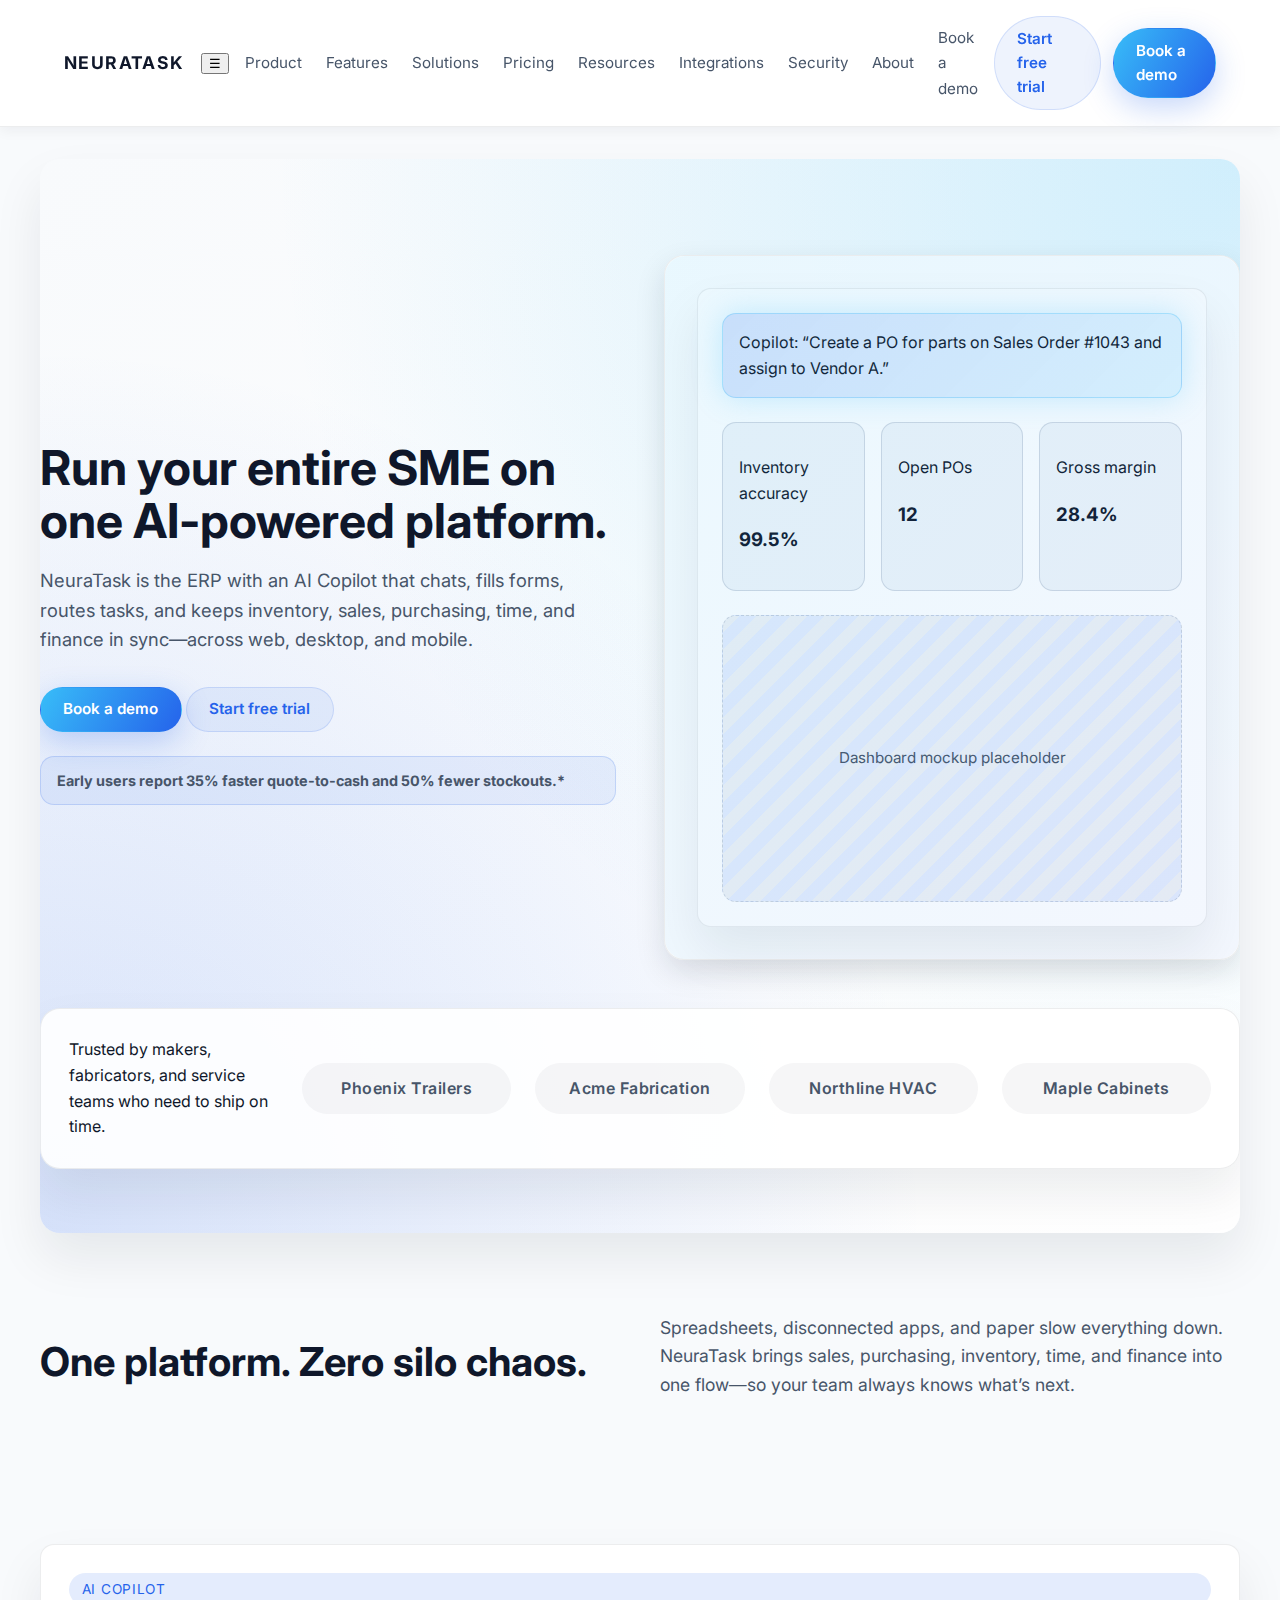
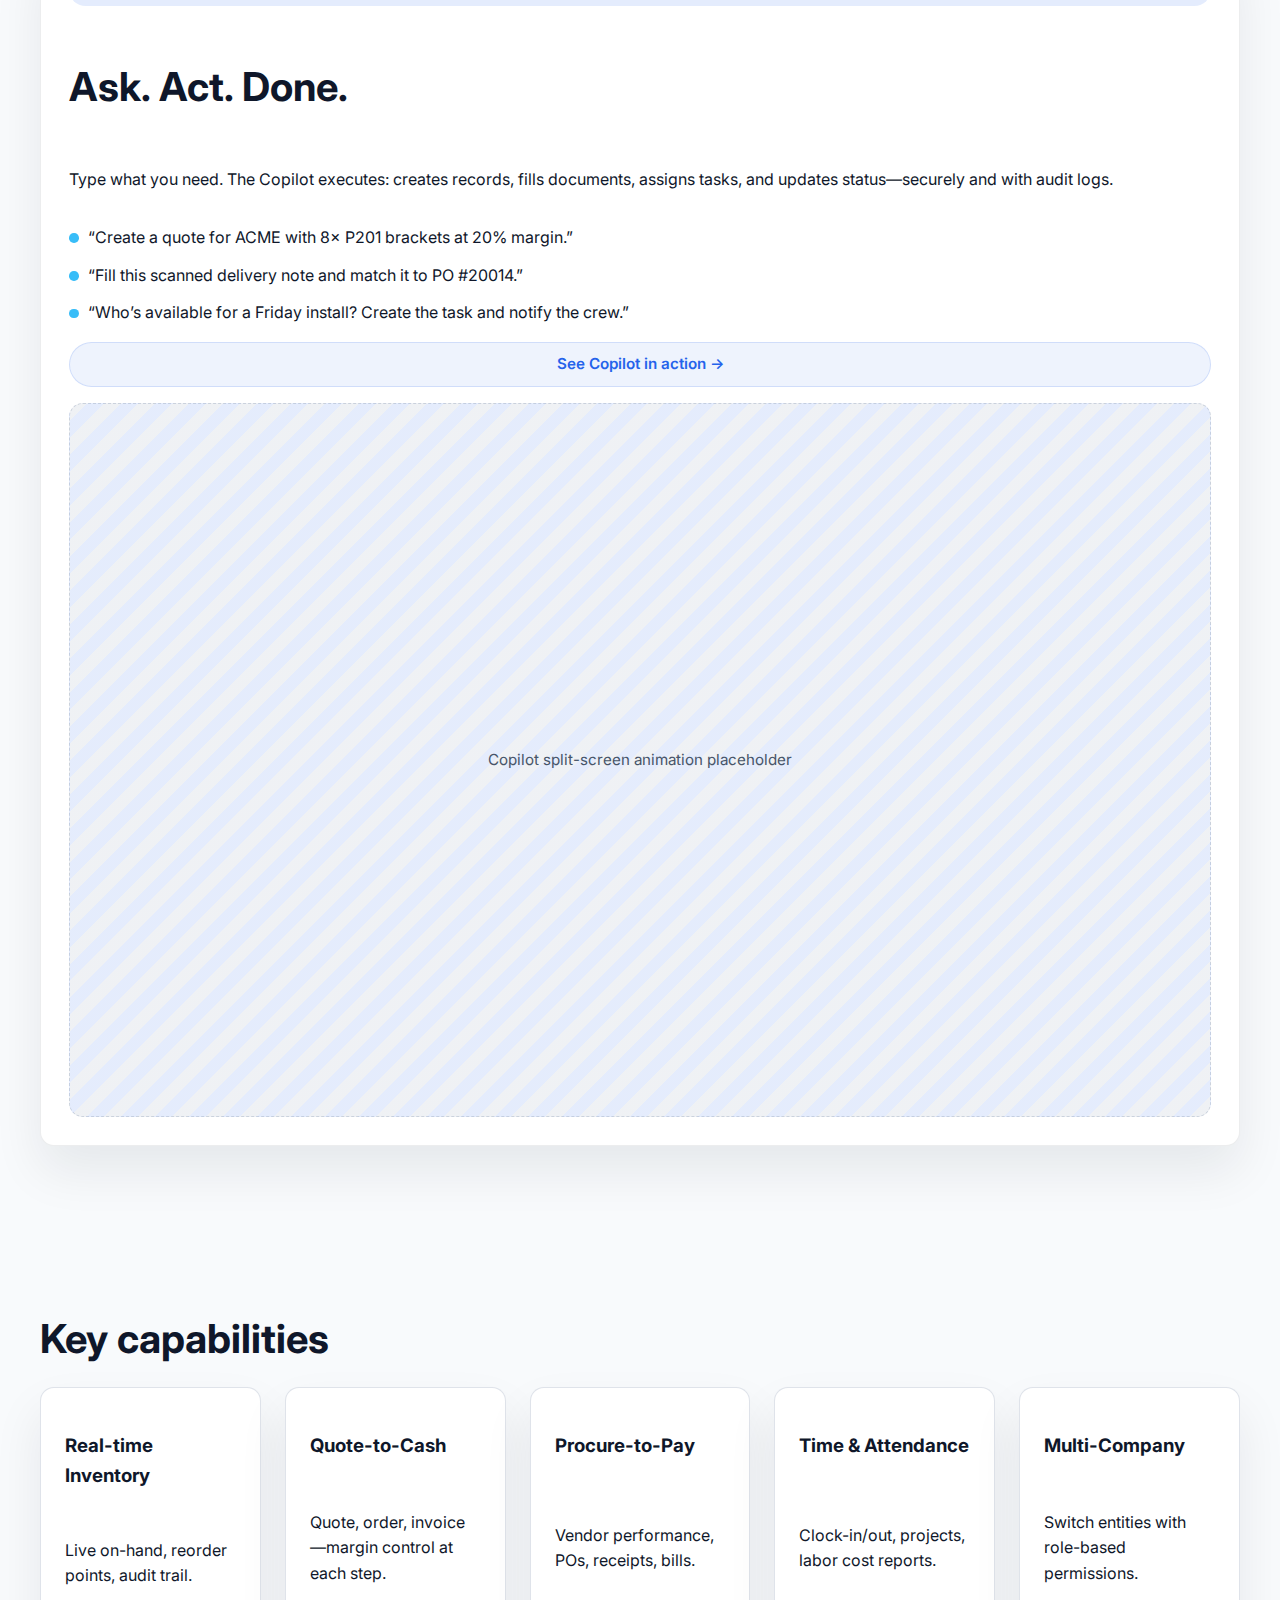
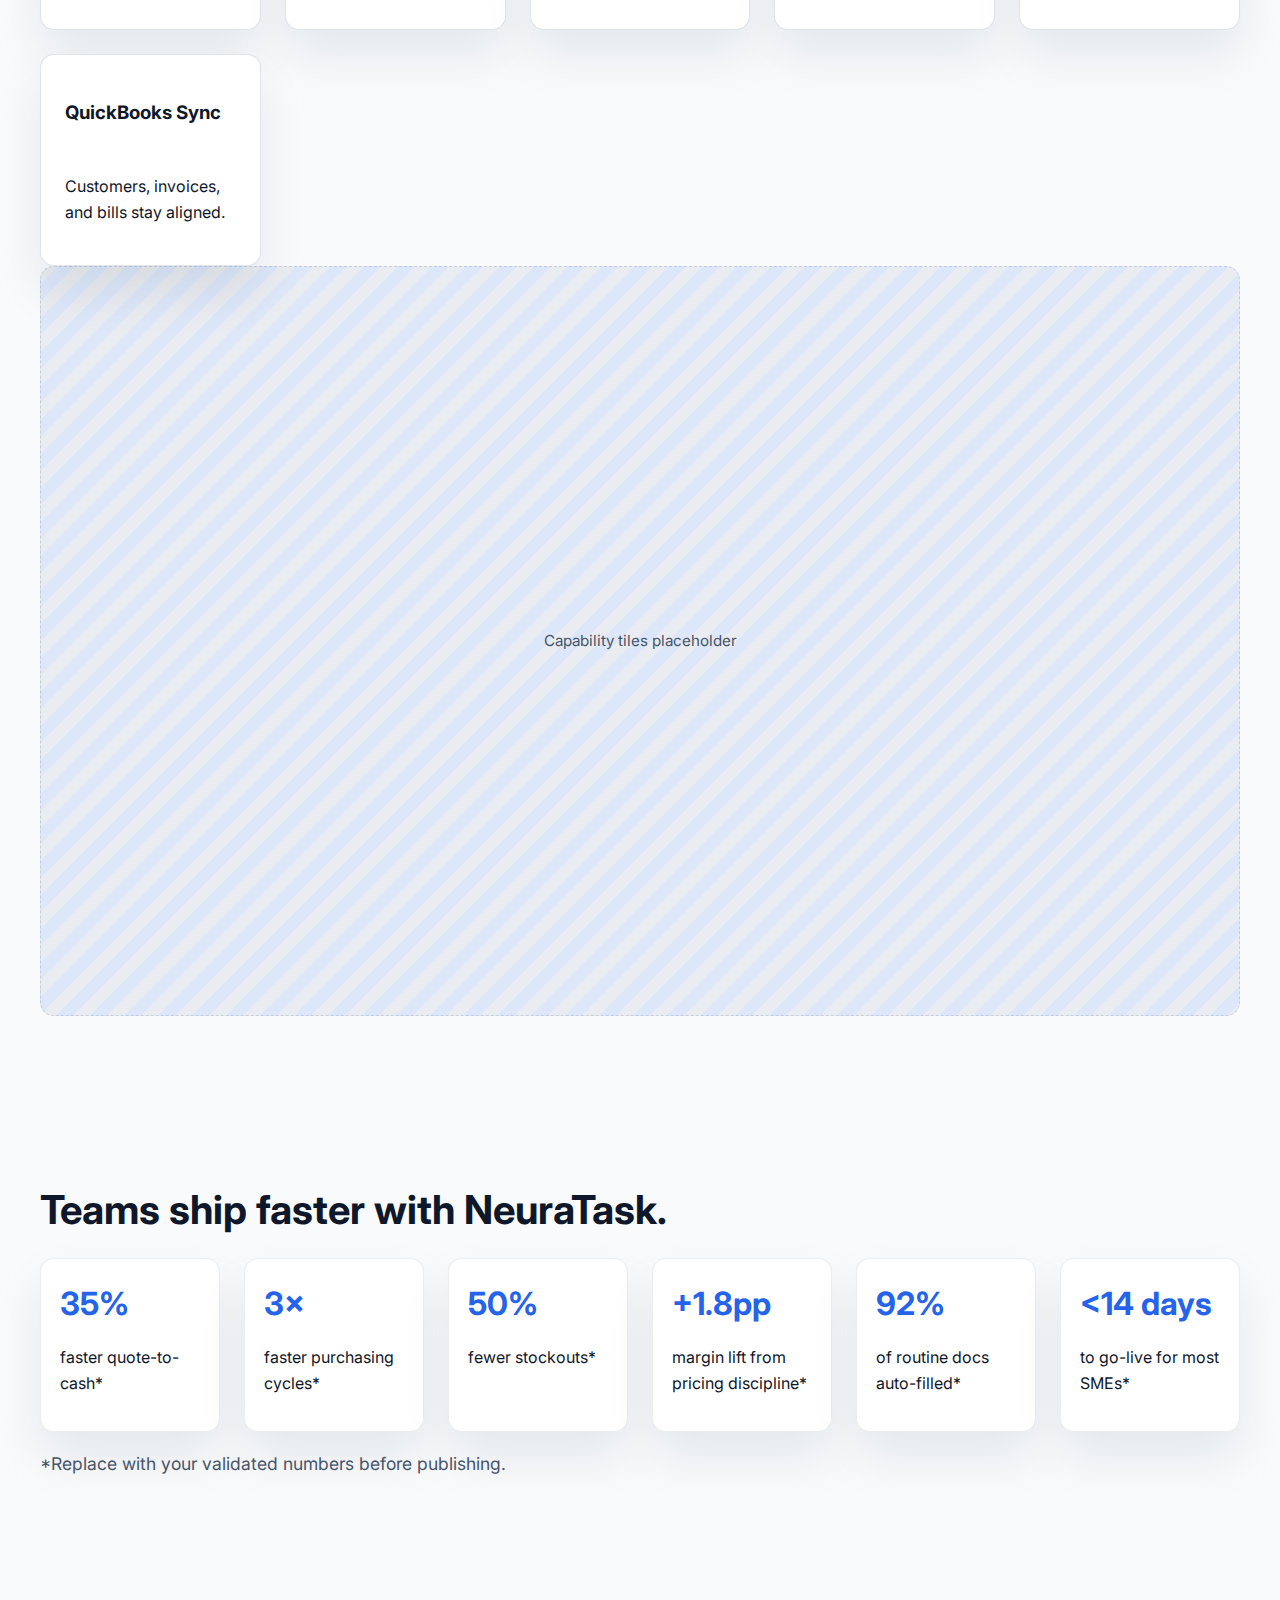
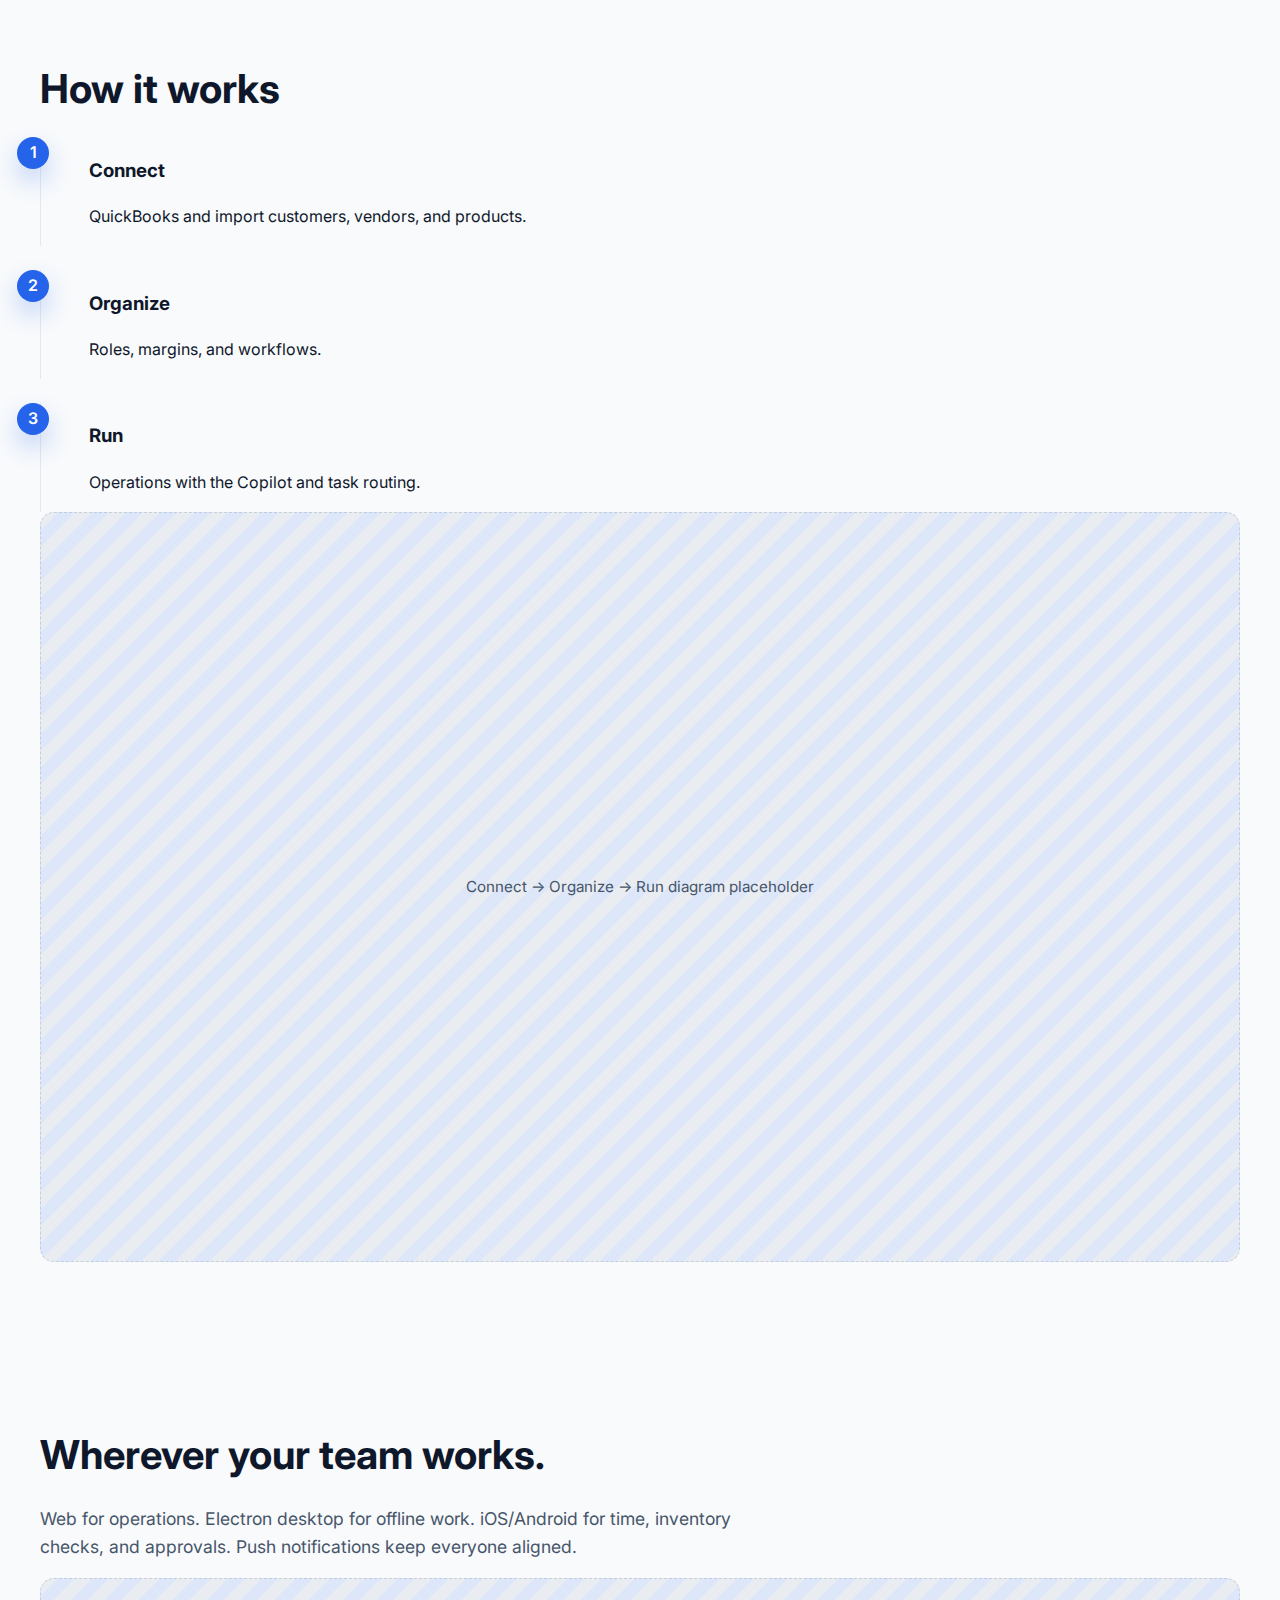
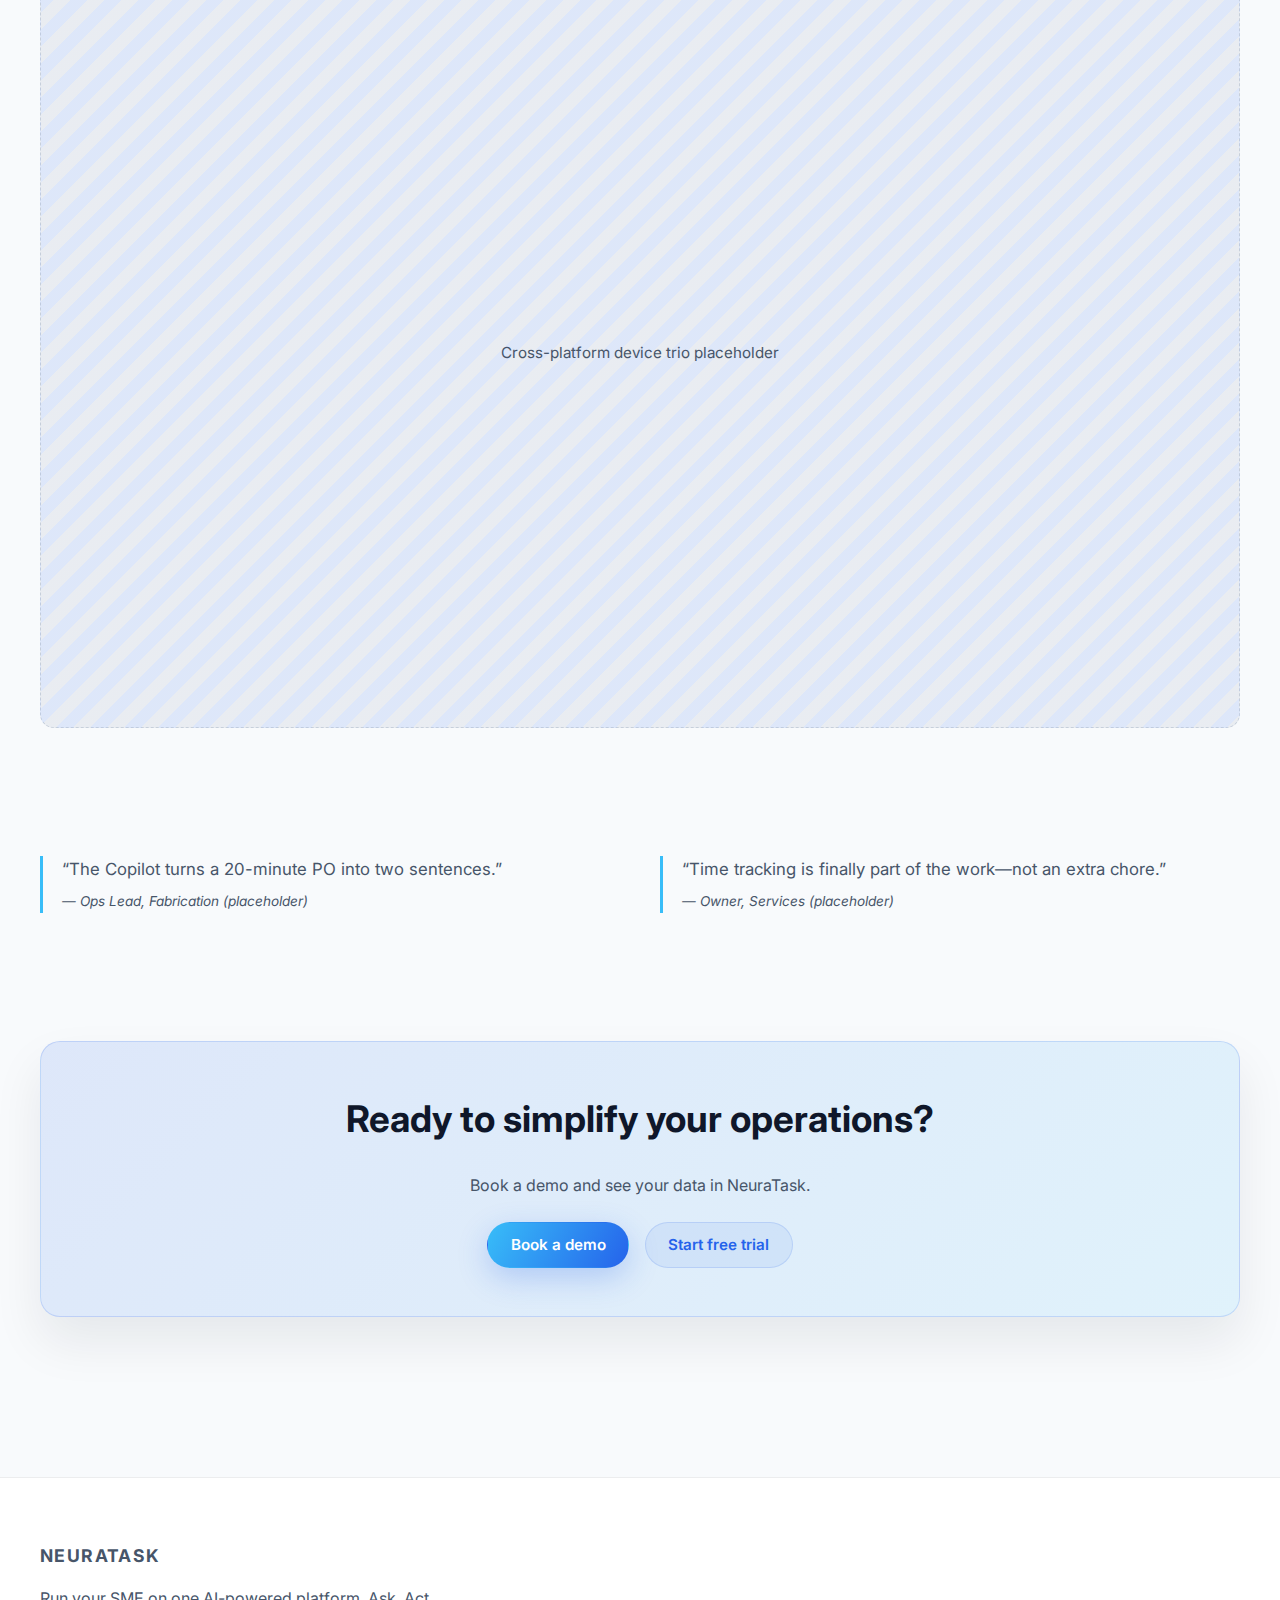
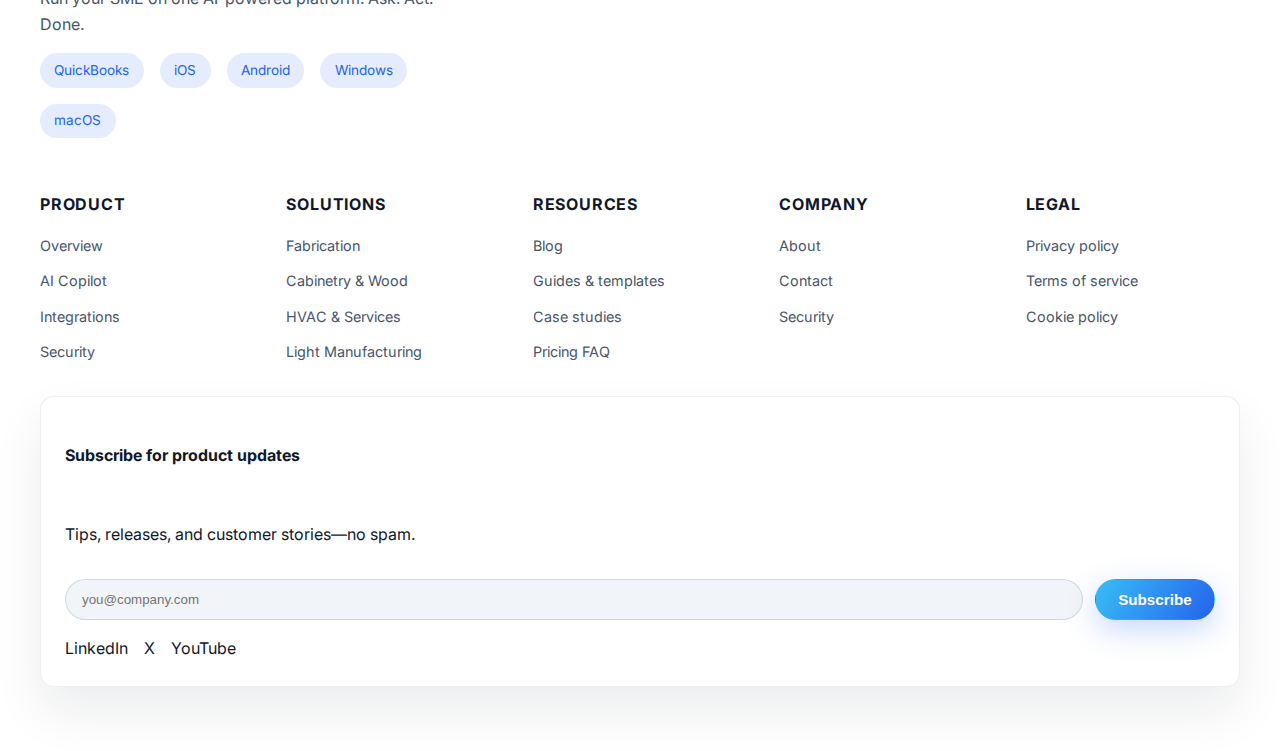
<file: index.html>
<!DOCTYPE html>
<html lang="en">
  <head>
    <meta charset="UTF-8" />
    <meta name="viewport" content="width=device-width, initial-scale=1.0" />
    <title>NeuraTask | AI-Powered ERP for SMEs — Inventory, Sales, Purchasing, Time &amp; Finance</title>
    <meta
      name="description"
      content="Run your SME on one AI-powered platform. NeuraTask’s Copilot chats, fills forms, routes tasks, and syncs inventory, sales, purchasing, time, and finance. Web, desktop, and mobile."
    />
    <link rel="preconnect" href="https://fonts.googleapis.com" />
    <link rel="preconnect" href="https://fonts.gstatic.com" crossorigin />
    <link
      href="https://fonts.googleapis.com/css2?family=Inter:wght@400;500;600;700&display=swap"
      rel="stylesheet"
    />
    <link rel="stylesheet" href="assets/css/styles.css" />
  </head>
  <body>
    <header>
      <nav class="navbar" aria-label="Main navigation">
        <a class="nav-logo" href="./">NeuraTask</a>
        <button class="nav-toggle" type="button" aria-label="Toggle navigation" aria-expanded="false" data-nav-toggle>
          <span aria-hidden="true">☰</span>
        </button>
        <ul class="nav-links">
          <li><a href="product.html">Product</a></li>
          <li><a href="features.html">Features</a></li>
          <li><a href="solutions.html">Solutions</a></li>
          <li><a href="pricing.html">Pricing</a></li>
          <li><a href="resources.html">Resources</a></li>
          <li><a href="integrations.html">Integrations</a></li>
          <li><a href="security.html">Security</a></li>
          <li><a href="about.html">About</a></li>
          <li><a href="contact.html">Book a demo</a></li>
        </ul>
        <div class="nav-actions">
          <a class="button button-secondary" href="pricing.html">Start free trial</a>
          <a class="button button-primary" href="contact.html">Book a demo</a>
        </div>
      </nav>
    </header>
    <main>
      <section class="section hero" id="hero">
        <div class="hero-grid">
          <div class="hero-content">
            <h1>Run your entire SME on one AI-powered platform.</h1>
            <p>
              NeuraTask is the ERP with an AI Copilot that chats, fills forms, routes tasks, and keeps inventory, sales, purchasing, time, and finance in sync—across web, desktop, and mobile.
            </p>
            <div class="button-group">
              <a class="button button-primary" href="contact.html">Book a demo</a>
              <a class="button button-secondary" href="pricing.html">Start free trial</a>
            </div>
            <div class="hero-proof"><strong>Early users report 35% faster quote-to-cash and 50% fewer stockouts.*</strong></div>
          </div>
          <div class="hero-image">
            <div class="mockup-window" aria-hidden="false">
              <div class="chat-bubble" role="img" aria-label="NeuraTask dashboard with AI Copilot creating a purchase order from chat.">
                Copilot: “Create a PO for parts on Sales Order #1043 and assign to Vendor A.”
              </div>
              <div class="kpi-grid">
                <div class="kpi-card">
                  <p>Inventory accuracy</p>
                  <h3>99.5%</h3>
                </div>
                <div class="kpi-card">
                  <p>Open POs</p>
                  <h3>12</h3>
                </div>
                <div class="kpi-card">
                  <p>Gross margin</p>
                  <h3>28.4%</h3>
                </div>
              </div>
              <div class="placeholder-img" role="img" aria-label="NeuraTask dashboard with AI Copilot creating a purchase order from chat.">
                Dashboard mockup placeholder
              </div>
            </div>
          </div>
        </div>
        <div class="trust-bar" aria-label="Trusted customers">
          <div class="trust-copy">Trusted by makers, fabricators, and service teams who need to ship on time.</div>
          <div class="logo-pill">Phoenix Trailers</div>
          <div class="logo-pill">Acme Fabrication</div>
          <div class="logo-pill">Northline HVAC</div>
          <div class="logo-pill">Maple Cabinets</div>
        </div>
      </section>

      <section class="section" id="problem-promise">
        <div class="grid-2">
          <div>
            <h2>One platform. Zero silo chaos.</h2>
          </div>
          <p class="lead">
            Spreadsheets, disconnected apps, and paper slow everything down. NeuraTask brings sales, purchasing, inventory, time, and finance into one flow—so your team always knows what’s next.
          </p>
        </div>
      </section>

      <section class="section" id="copilot">
        <div class="card">
          <span class="badge">AI Copilot</span>
          <h2>Ask. Act. Done.</h2>
          <p>
            Type what you need. The Copilot executes: creates records, fills documents, assigns tasks, and updates status—securely and with audit logs.
          </p>
          <ul class="list">
            <li>“Create a quote for ACME with 8× P201 brackets at 20% margin.”</li>
            <li>“Fill this scanned delivery note and match it to PO #20014.”</li>
            <li>“Who’s available for a Friday install? Create the task and notify the crew.”</li>
          </ul>
          <a class="button button-secondary" href="features.html#copilot">See Copilot in action →</a>
          <div class="placeholder-img" role="img" aria-label="AI chat commands triggering ERP actions.">
            Copilot split-screen animation placeholder
          </div>
        </div>
      </section>

      <section class="section" id="capabilities">
        <h2>Key capabilities</h2>
        <div class="tile-grid">
          <div class="tile">
            <h3>Real-time Inventory</h3>
            <p>Live on-hand, reorder points, audit trail.</p>
          </div>
          <div class="tile">
            <h3>Quote-to-Cash</h3>
            <p>Quote, order, invoice—margin control at each step.</p>
          </div>
          <div class="tile">
            <h3>Procure-to-Pay</h3>
            <p>Vendor performance, POs, receipts, bills.</p>
          </div>
          <div class="tile">
            <h3>Time &amp; Attendance</h3>
            <p>Clock-in/out, projects, labor cost reports.</p>
          </div>
          <div class="tile">
            <h3>Multi-Company</h3>
            <p>Switch entities with role-based permissions.</p>
          </div>
          <div class="tile">
            <h3>QuickBooks Sync</h3>
            <p>Customers, invoices, and bills stay aligned.</p>
          </div>
        </div>
        <div class="placeholder-img" role="img" aria-label="Six NeuraTask capability screenshots.">
          Capability tiles placeholder
        </div>
      </section>

      <section class="section" id="outcomes">
        <h2>Teams ship faster with NeuraTask.</h2>
        <div class="metrics-grid">
          <div class="metric-card">
            <h3>35%</h3>
            <p>faster quote-to-cash*</p>
          </div>
          <div class="metric-card">
            <h3>3×</h3>
            <p>faster purchasing cycles*</p>
          </div>
          <div class="metric-card">
            <h3>50%</h3>
            <p>fewer stockouts*</p>
          </div>
          <div class="metric-card">
            <h3>+1.8pp</h3>
            <p>margin lift from pricing discipline*</p>
          </div>
          <div class="metric-card">
            <h3>92%</h3>
            <p>of routine docs auto-filled*</p>
          </div>
          <div class="metric-card">
            <h3>&lt;14 days</h3>
            <p>to go-live for most SMEs*</p>
          </div>
        </div>
        <p class="lead">*Replace with your validated numbers before publishing.</p>
      </section>

      <section class="section" id="how-it-works">
        <h2>How it works</h2>
        <div class="stepper">
          <div class="step">
            <h3>Connect</h3>
            <p>QuickBooks and import customers, vendors, and products.</p>
          </div>
          <div class="step">
            <h3>Organize</h3>
            <p>Roles, margins, and workflows.</p>
          </div>
          <div class="step">
            <h3>Run</h3>
            <p>Operations with the Copilot and task routing.</p>
          </div>
        </div>
        <div class="placeholder-img" role="img" aria-label="Three steps to go live with NeuraTask.">
          Connect → Organize → Run diagram placeholder
        </div>
      </section>

      <section class="section" id="cross-platform">
        <h2>Wherever your team works.</h2>
        <p class="lead">
          Web for operations. Electron desktop for offline work. iOS/Android for time, inventory checks, and approvals. Push notifications keep everyone aligned.
        </p>
        <div class="placeholder-img" role="img" aria-label="NeuraTask on web, desktop, and mobile.">
          Cross-platform device trio placeholder
        </div>
      </section>

      <section class="section" id="quotes">
        <div class="grid-2">
          <blockquote class="quote">
            “The Copilot turns a 20-minute PO into two sentences.”
            <cite>— Ops Lead, Fabrication (placeholder)</cite>
          </blockquote>
          <blockquote class="quote">
            “Time tracking is finally part of the work—not an extra chore.”
            <cite>— Owner, Services (placeholder)</cite>
          </blockquote>
        </div>
      </section>

      <section class="section" id="final-cta">
        <div class="final-cta">
          <h2>Ready to simplify your operations?</h2>
          <p>Book a demo and see your data in NeuraTask.</p>
          <div class="button-group">
            <a class="button button-primary" href="contact.html">Book a demo</a>
            <a class="button button-secondary" href="pricing.html">Start free trial</a>
          </div>
        </div>
      </section>
    </main>
    <footer>
      <div class="footer-inner">
        <div class="tagline">
          <div class="nav-logo">NeuraTask</div>
          <p>Run your SME on one AI-powered platform. Ask. Act. Done.</p>
          <div class="badge-grid">
            <span>QuickBooks</span>
            <span>iOS</span>
            <span>Android</span>
            <span>Windows</span>
            <span>macOS</span>
          </div>
        </div>
        <div class="footer-grid">
          <div class="footer-col">
            <h4>Product</h4>
            <ul>
              <li><a href="product.html">Overview</a></li>
              <li><a href="features.html">AI Copilot</a></li>
              <li><a href="integrations.html">Integrations</a></li>
              <li><a href="security.html">Security</a></li>
            </ul>
          </div>
          <div class="footer-col">
            <h4>Solutions</h4>
            <ul>
              <li><a href="solutions.html#fabrication">Fabrication</a></li>
              <li><a href="solutions.html#cabinetry">Cabinetry &amp; Wood</a></li>
              <li><a href="solutions.html#hvac">HVAC &amp; Services</a></li>
              <li><a href="solutions.html#manufacturing">Light Manufacturing</a></li>
            </ul>
          </div>
          <div class="footer-col">
            <h4>Resources</h4>
            <ul>
              <li><a href="resources.html#blog">Blog</a></li>
              <li><a href="resources.html#guides">Guides &amp; templates</a></li>
              <li><a href="resources.html#case-studies">Case studies</a></li>
              <li><a href="pricing.html#faq">Pricing FAQ</a></li>
            </ul>
          </div>
          <div class="footer-col">
            <h4>Company</h4>
            <ul>
              <li><a href="about.html">About</a></li>
              <li><a href="contact.html">Contact</a></li>
              <li><a href="security.html">Security</a></li>
            </ul>
          </div>
          <div class="footer-col">
            <h4>Legal</h4>
            <ul>
              <li><a href="#">Privacy policy</a></li>
              <li><a href="#">Terms of service</a></li>
              <li><a href="#">Cookie policy</a></li>
            </ul>
          </div>
        </div>
        <div class="newsletter">
          <h4>Subscribe for product updates</h4>
          <p>Tips, releases, and customer stories—no spam.</p>
          <form>
            <label class="sr-only" for="newsletter-email">Email</label>
            <input id="newsletter-email" type="email" name="email" placeholder="you@company.com" required />
            <button class="button button-primary" type="submit">Subscribe</button>
          </form>
          <div class="social-links" aria-label="Social media">
            <a href="#">LinkedIn</a>
            <a href="#">X</a>
            <a href="#">YouTube</a>
          </div>
        </div>
      </div>
    </footer>
    <script src="assets/js/main.js" defer></script>
  </body>
</html>
</file>
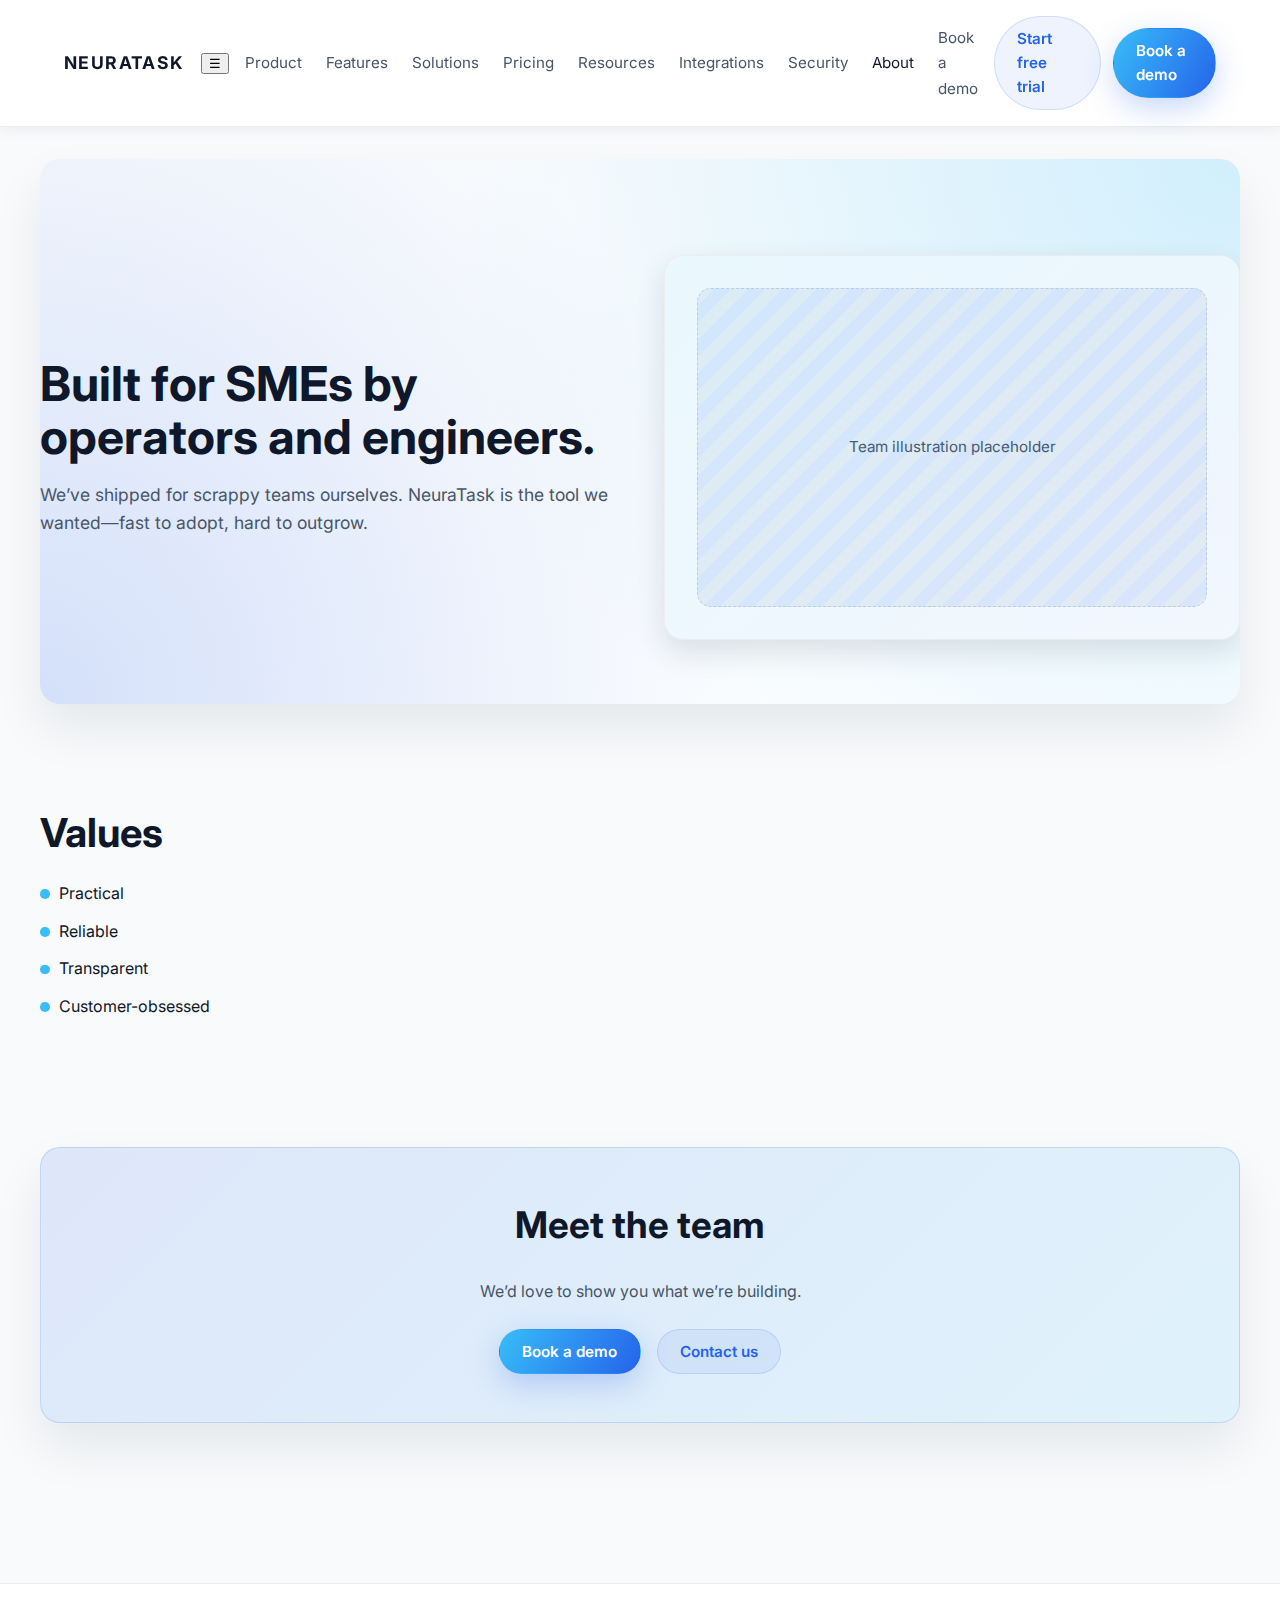
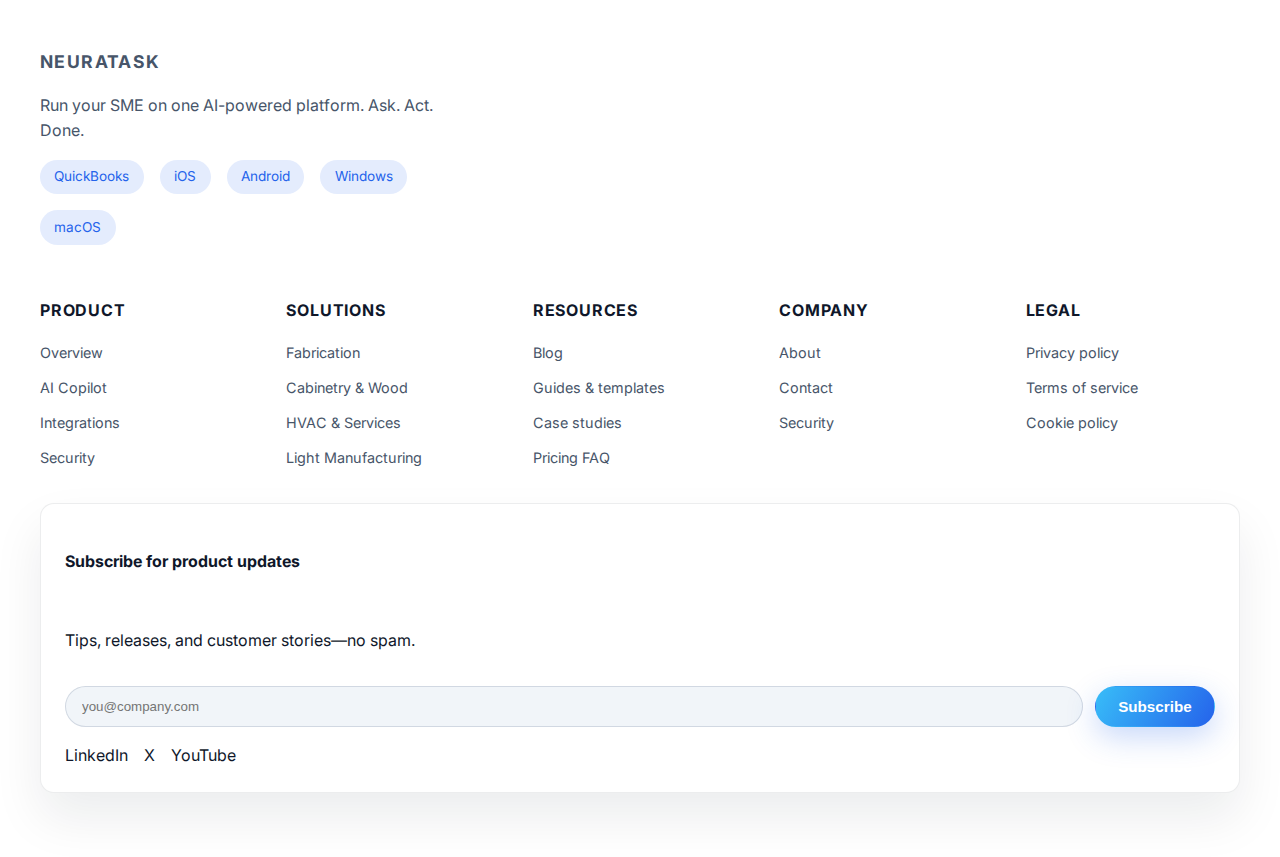
<file: about.html>
<!DOCTYPE html>
<html lang="en">
  <head>
    <meta charset="UTF-8" />
    <meta name="viewport" content="width=device-width, initial-scale=1.0" />
    <title>About NeuraTask | Built for SMEs by operators and engineers</title>
    <meta
      name="description"
      content="Meet NeuraTask, the AI-powered ERP built by operators and engineers for small and midsize teams that need practical, reliable tools."
    />
    <link rel="preconnect" href="https://fonts.googleapis.com" />
    <link rel="preconnect" href="https://fonts.gstatic.com" crossorigin />
    <link
      href="https://fonts.googleapis.com/css2?family=Inter:wght@400;500;600;700&display=swap"
      rel="stylesheet"
    />
    <link rel="stylesheet" href="assets/css/styles.css" />
  </head>
  <body>
    <header>
      <nav class="navbar" aria-label="Main navigation">
        <a class="nav-logo" href="./">NeuraTask</a>
        <button class="nav-toggle" type="button" aria-label="Toggle navigation" aria-expanded="false" data-nav-toggle>
          <span aria-hidden="true">☰</span>
        </button>
        <ul class="nav-links">
          <li><a href="product.html">Product</a></li>
          <li><a href="features.html">Features</a></li>
          <li><a href="solutions.html">Solutions</a></li>
          <li><a href="pricing.html">Pricing</a></li>
          <li><a href="resources.html">Resources</a></li>
          <li><a href="integrations.html">Integrations</a></li>
          <li><a href="security.html">Security</a></li>
          <li><a href="about.html">About</a></li>
          <li><a href="contact.html">Book a demo</a></li>
        </ul>
        <div class="nav-actions">
          <a class="button button-secondary" href="pricing.html">Start free trial</a>
          <a class="button button-primary" href="contact.html">Book a demo</a>
        </div>
      </nav>
    </header>
    <main>
      <section class="section hero">
        <div class="hero-grid">
          <div class="hero-content">
            <h1>Built for SMEs by operators and engineers.</h1>
            <p class="lead">We’ve shipped for scrappy teams ourselves. NeuraTask is the tool we wanted—fast to adopt, hard to outgrow.</p>
          </div>
          <div class="hero-image">
            <div class="placeholder-img" role="img" aria-label="NeuraTask team illustration.">
              Team illustration placeholder
            </div>
          </div>
        </div>
      </section>

      <section class="section" id="values">
        <h2>Values</h2>
        <ul class="list">
          <li>Practical</li>
          <li>Reliable</li>
          <li>Transparent</li>
          <li>Customer-obsessed</li>
        </ul>
      </section>

      <section class="section" id="cta">
        <div class="final-cta">
          <h2>Meet the team</h2>
          <p>We’d love to show you what we’re building.</p>
          <div class="button-group">
            <a class="button button-primary" href="contact.html">Book a demo</a>
            <a class="button button-secondary" href="contact.html">Contact us</a>
          </div>
        </div>
      </section>
    </main>
    <footer>
      <div class="footer-inner">
        <div class="tagline">
          <div class="nav-logo">NeuraTask</div>
          <p>Run your SME on one AI-powered platform. Ask. Act. Done.</p>
          <div class="badge-grid">
            <span>QuickBooks</span>
            <span>iOS</span>
            <span>Android</span>
            <span>Windows</span>
            <span>macOS</span>
          </div>
        </div>
        <div class="footer-grid">
          <div class="footer-col">
            <h4>Product</h4>
            <ul>
              <li><a href="product.html">Overview</a></li>
              <li><a href="features.html">AI Copilot</a></li>
              <li><a href="integrations.html">Integrations</a></li>
              <li><a href="security.html">Security</a></li>
            </ul>
          </div>
          <div class="footer-col">
            <h4>Solutions</h4>
            <ul>
              <li><a href="solutions.html#fabrication">Fabrication</a></li>
              <li><a href="solutions.html#cabinetry">Cabinetry &amp; Wood</a></li>
              <li><a href="solutions.html#hvac">HVAC &amp; Services</a></li>
              <li><a href="solutions.html#manufacturing">Light Manufacturing</a></li>
            </ul>
          </div>
          <div class="footer-col">
            <h4>Resources</h4>
            <ul>
              <li><a href="resources.html#blog">Blog</a></li>
              <li><a href="resources.html#guides">Guides &amp; templates</a></li>
              <li><a href="resources.html#case-studies">Case studies</a></li>
              <li><a href="pricing.html#faq">Pricing FAQ</a></li>
            </ul>
          </div>
          <div class="footer-col">
            <h4>Company</h4>
            <ul>
              <li><a href="about.html">About</a></li>
              <li><a href="contact.html">Contact</a></li>
              <li><a href="security.html">Security</a></li>
            </ul>
          </div>
          <div class="footer-col">
            <h4>Legal</h4>
            <ul>
              <li><a href="#">Privacy policy</a></li>
              <li><a href="#">Terms of service</a></li>
              <li><a href="#">Cookie policy</a></li>
            </ul>
          </div>
        </div>
        <div class="newsletter">
          <h4>Subscribe for product updates</h4>
          <p>Tips, releases, and customer stories—no spam.</p>
          <form>
            <label class="sr-only" for="newsletter-email">Email</label>
            <input id="newsletter-email" type="email" name="email" placeholder="you@company.com" required />
            <button class="button button-primary" type="submit">Subscribe</button>
          </form>
          <div class="social-links" aria-label="Social media">
            <a href="#">LinkedIn</a>
            <a href="#">X</a>
            <a href="#">YouTube</a>
          </div>
        </div>
      </div>
    </footer>
    <script src="assets/js/main.js" defer></script>
  </body>
</html>
</file>
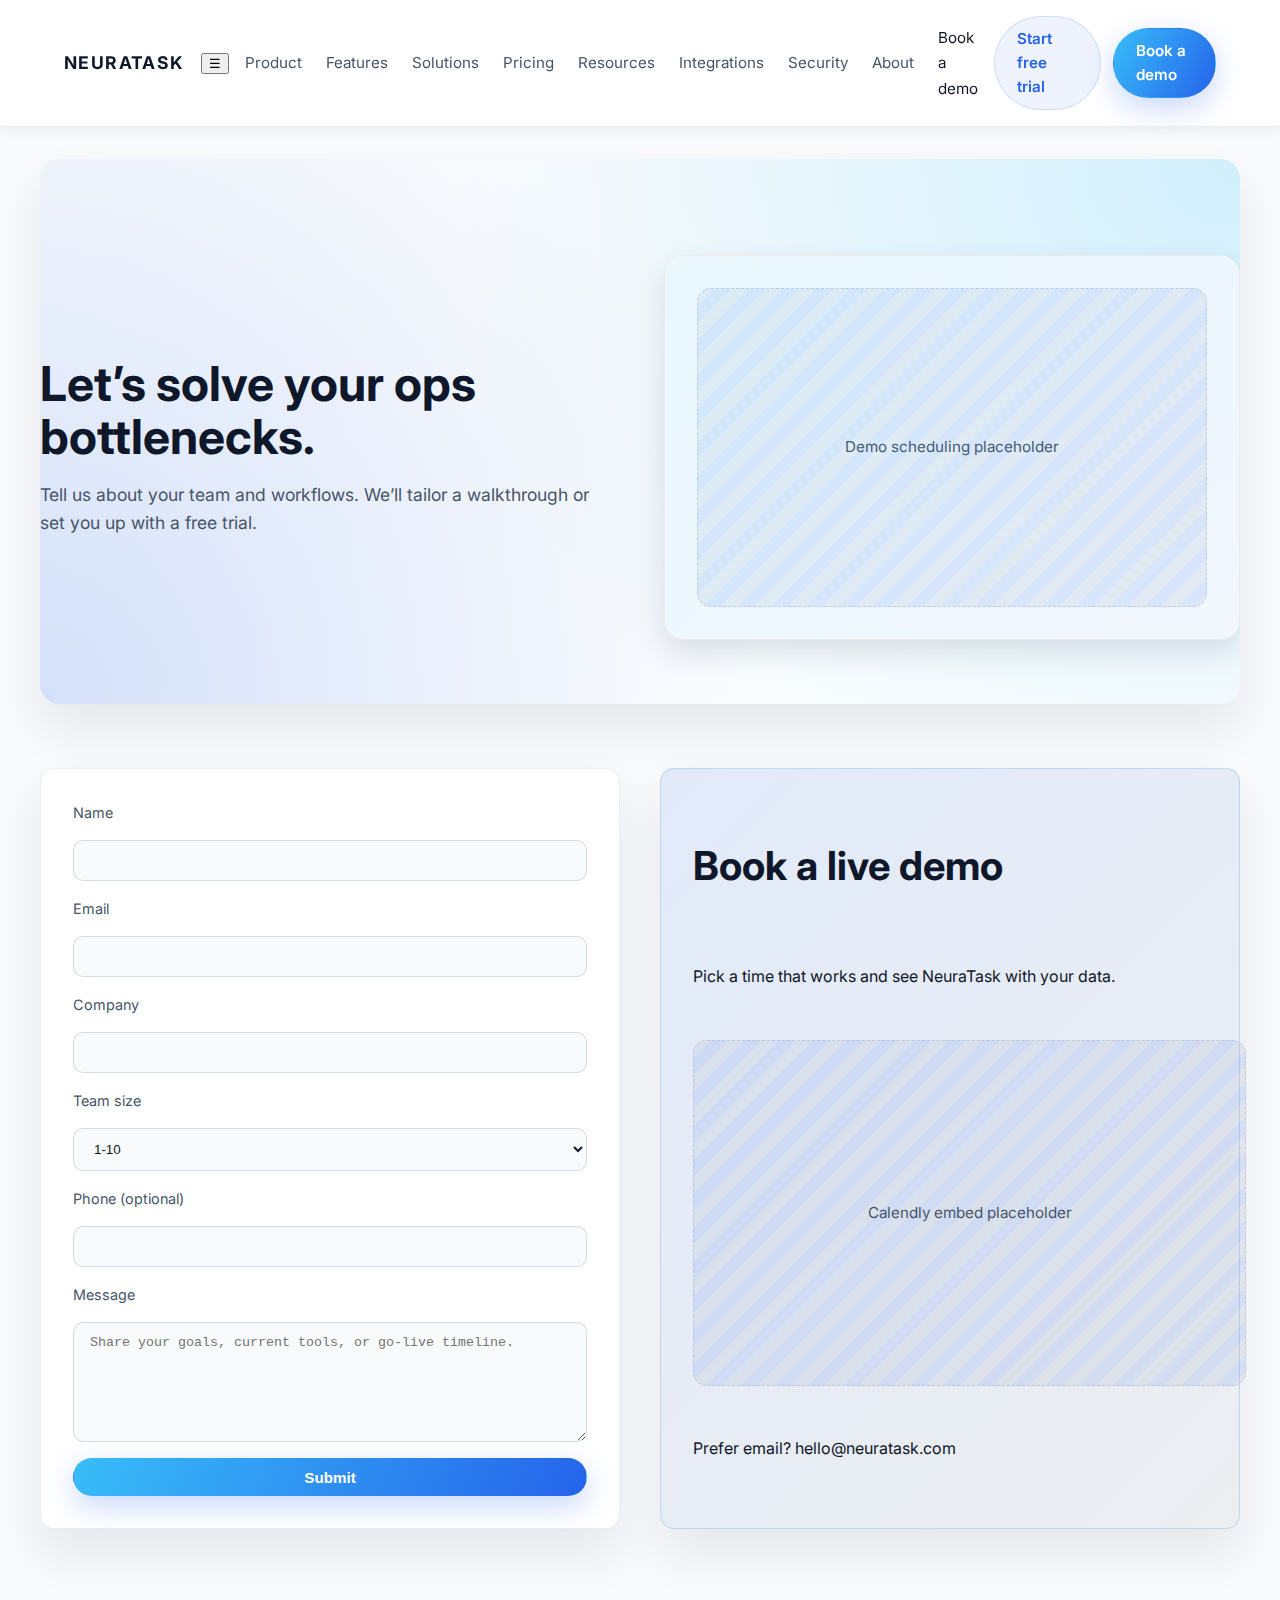
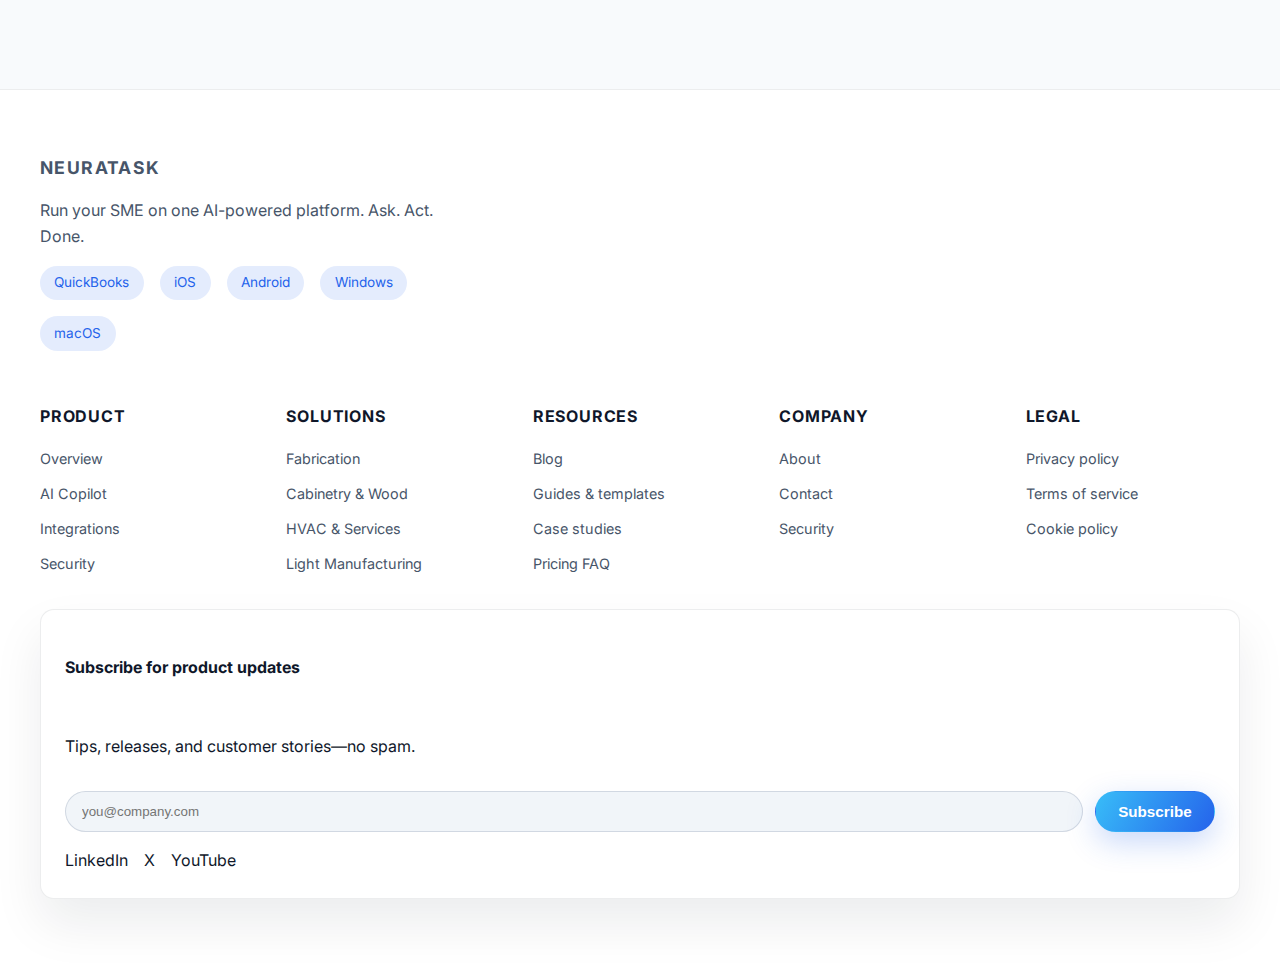
<file: contact.html>
<!DOCTYPE html>
<html lang="en">
  <head>
    <meta charset="UTF-8" />
    <meta name="viewport" content="width=device-width, initial-scale=1.0" />
    <title>Contact NeuraTask | Let’s solve your ops bottlenecks</title>
    <meta
      name="description"
      content="Contact NeuraTask to book a demo, ask questions, or connect with our team about your SME operations."
    />
    <link rel="preconnect" href="https://fonts.googleapis.com" />
    <link rel="preconnect" href="https://fonts.gstatic.com" crossorigin />
    <link
      href="https://fonts.googleapis.com/css2?family=Inter:wght@400;500;600;700&display=swap"
      rel="stylesheet"
    />
    <link rel="stylesheet" href="assets/css/styles.css" />
  </head>
  <body>
    <header>
      <nav class="navbar" aria-label="Main navigation">
        <a class="nav-logo" href="./">NeuraTask</a>
        <button class="nav-toggle" type="button" aria-label="Toggle navigation" aria-expanded="false" data-nav-toggle>
          <span aria-hidden="true">☰</span>
        </button>
        <ul class="nav-links">
          <li><a href="product.html">Product</a></li>
          <li><a href="features.html">Features</a></li>
          <li><a href="solutions.html">Solutions</a></li>
          <li><a href="pricing.html">Pricing</a></li>
          <li><a href="resources.html">Resources</a></li>
          <li><a href="integrations.html">Integrations</a></li>
          <li><a href="security.html">Security</a></li>
          <li><a href="about.html">About</a></li>
          <li><a href="contact.html">Book a demo</a></li>
        </ul>
        <div class="nav-actions">
          <a class="button button-secondary" href="pricing.html">Start free trial</a>
          <a class="button button-primary" href="contact.html">Book a demo</a>
        </div>
      </nav>
    </header>
    <main>
      <section class="section hero">
        <div class="hero-grid">
          <div class="hero-content">
            <h1>Let’s solve your ops bottlenecks.</h1>
            <p class="lead">Tell us about your team and workflows. We’ll tailor a walkthrough or set you up with a free trial.</p>
          </div>
          <div class="hero-image">
            <div class="placeholder-img" role="img" aria-label="Calendly demo embed placeholder.">
              Demo scheduling placeholder
            </div>
          </div>
        </div>
      </section>

      <section class="section" id="contact">
        <div class="contact-layout">
          <form class="contact-form">
            <label for="name">Name</label>
            <input id="name" name="name" type="text" required />

            <label for="email">Email</label>
            <input id="email" name="email" type="email" required />

            <label for="company">Company</label>
            <input id="company" name="company" type="text" required />

            <label for="team-size">Team size</label>
            <select id="team-size" name="team-size">
              <option value="1-10">1-10</option>
              <option value="11-25">11-25</option>
              <option value="26-50">26-50</option>
              <option value="51-100">51-100</option>
              <option value="100+">100+</option>
            </select>

            <label for="phone">Phone <span style="color: var(--color-text-muted);">(optional)</span></label>
            <input id="phone" name="phone" type="tel" />

            <label for="message">Message</label>
            <textarea id="message" name="message" placeholder="Share your goals, current tools, or go-live timeline."></textarea>

            <button class="button button-primary" type="submit">Submit</button>
          </form>
          <aside class="contact-sidebar">
            <h2>Book a live demo</h2>
            <p>Pick a time that works and see NeuraTask with your data.</p>
            <div class="placeholder-img" role="img" aria-label="Calendly embed placeholder.">
              Calendly embed placeholder
            </div>
            <p>Prefer email? <a href="mailto:hello@neuratask.com">hello@neuratask.com</a></p>
          </aside>
        </div>
      </section>
    </main>
    <footer>
      <div class="footer-inner">
        <div class="tagline">
          <div class="nav-logo">NeuraTask</div>
          <p>Run your SME on one AI-powered platform. Ask. Act. Done.</p>
          <div class="badge-grid">
            <span>QuickBooks</span>
            <span>iOS</span>
            <span>Android</span>
            <span>Windows</span>
            <span>macOS</span>
          </div>
        </div>
        <div class="footer-grid">
          <div class="footer-col">
            <h4>Product</h4>
            <ul>
              <li><a href="product.html">Overview</a></li>
              <li><a href="features.html">AI Copilot</a></li>
              <li><a href="integrations.html">Integrations</a></li>
              <li><a href="security.html">Security</a></li>
            </ul>
          </div>
          <div class="footer-col">
            <h4>Solutions</h4>
            <ul>
              <li><a href="solutions.html#fabrication">Fabrication</a></li>
              <li><a href="solutions.html#cabinetry">Cabinetry &amp; Wood</a></li>
              <li><a href="solutions.html#hvac">HVAC &amp; Services</a></li>
              <li><a href="solutions.html#manufacturing">Light Manufacturing</a></li>
            </ul>
          </div>
          <div class="footer-col">
            <h4>Resources</h4>
            <ul>
              <li><a href="resources.html#blog">Blog</a></li>
              <li><a href="resources.html#guides">Guides &amp; templates</a></li>
              <li><a href="resources.html#case-studies">Case studies</a></li>
              <li><a href="pricing.html#faq">Pricing FAQ</a></li>
            </ul>
          </div>
          <div class="footer-col">
            <h4>Company</h4>
            <ul>
              <li><a href="about.html">About</a></li>
              <li><a href="contact.html">Contact</a></li>
              <li><a href="security.html">Security</a></li>
            </ul>
          </div>
          <div class="footer-col">
            <h4>Legal</h4>
            <ul>
              <li><a href="#">Privacy policy</a></li>
              <li><a href="#">Terms of service</a></li>
              <li><a href="#">Cookie policy</a></li>
            </ul>
          </div>
        </div>
        <div class="newsletter">
          <h4>Subscribe for product updates</h4>
          <p>Tips, releases, and customer stories—no spam.</p>
          <form>
            <label class="sr-only" for="newsletter-email">Email</label>
            <input id="newsletter-email" type="email" name="email" placeholder="you@company.com" required />
            <button class="button button-primary" type="submit">Subscribe</button>
          </form>
          <div class="social-links" aria-label="Social media">
            <a href="#">LinkedIn</a>
            <a href="#">X</a>
            <a href="#">YouTube</a>
          </div>
        </div>
      </div>
    </footer>
    <script src="assets/js/main.js" defer></script>
  </body>
</html>
</file>
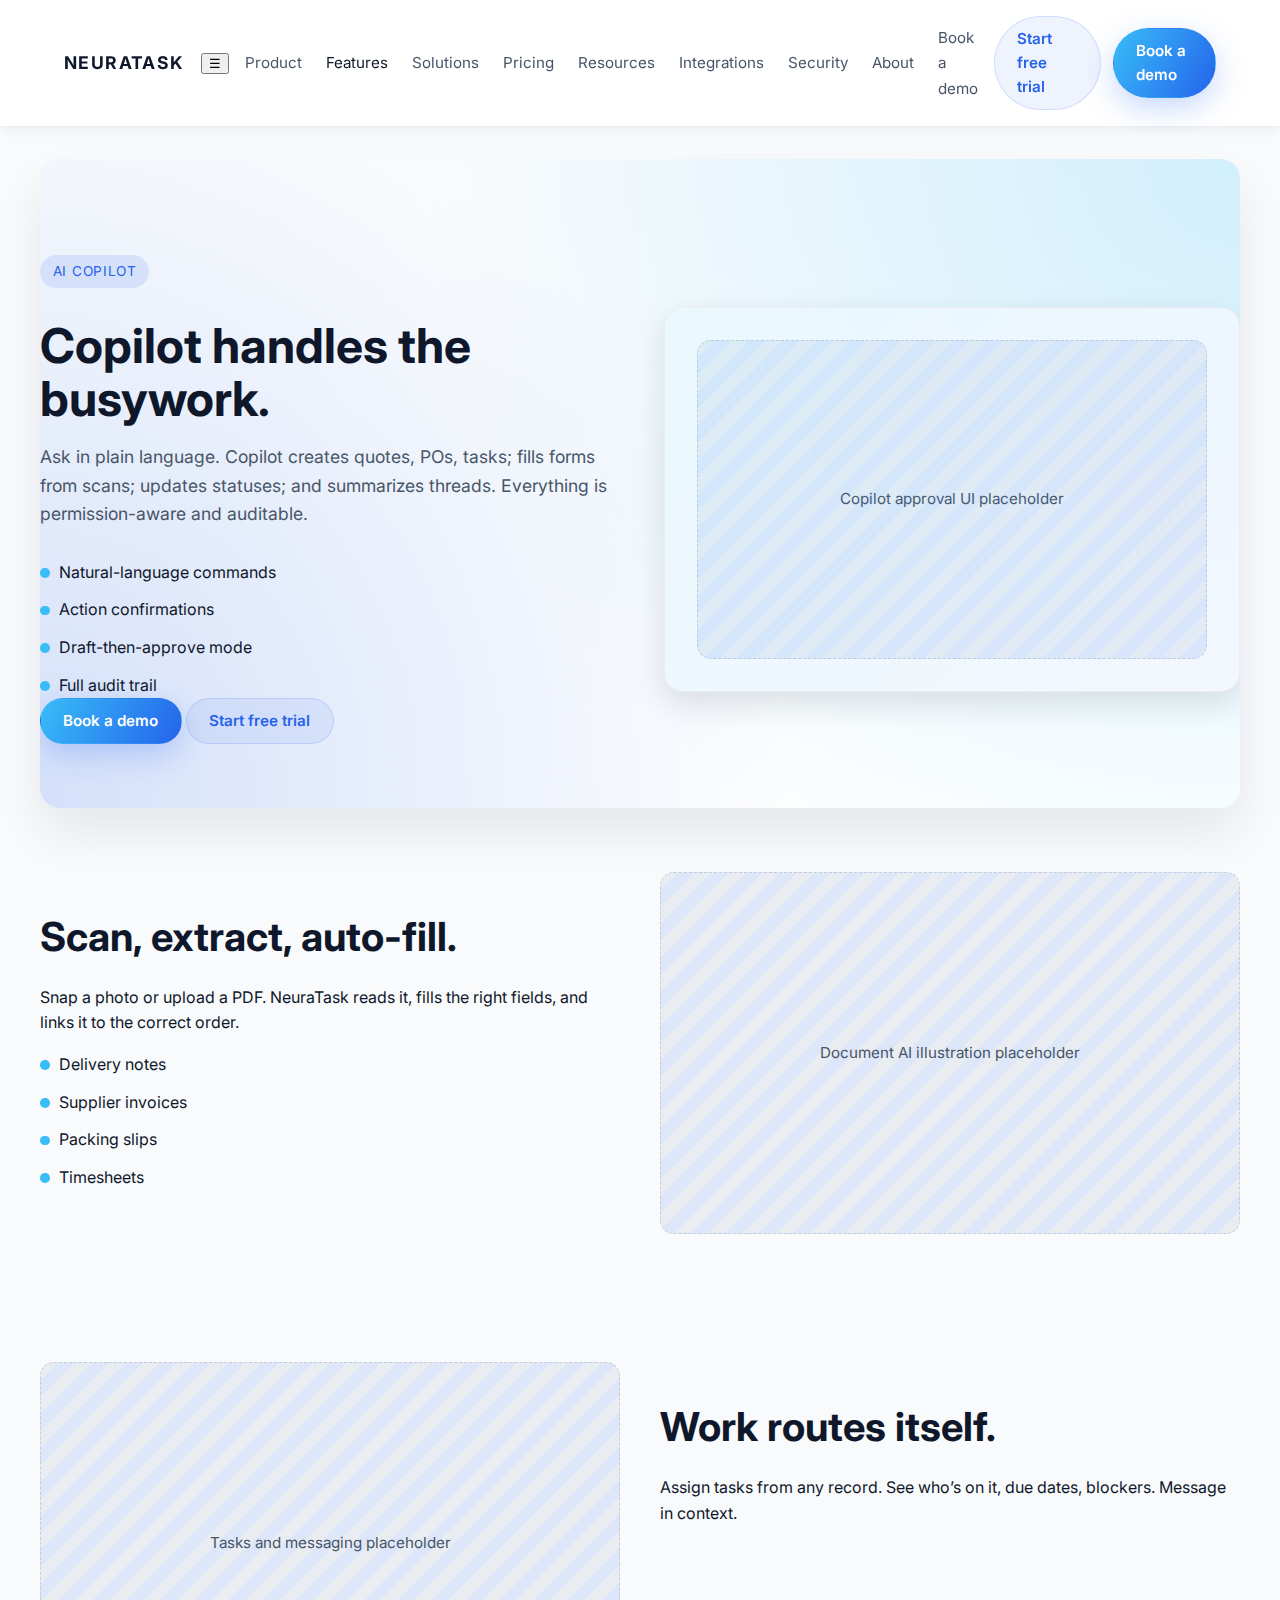
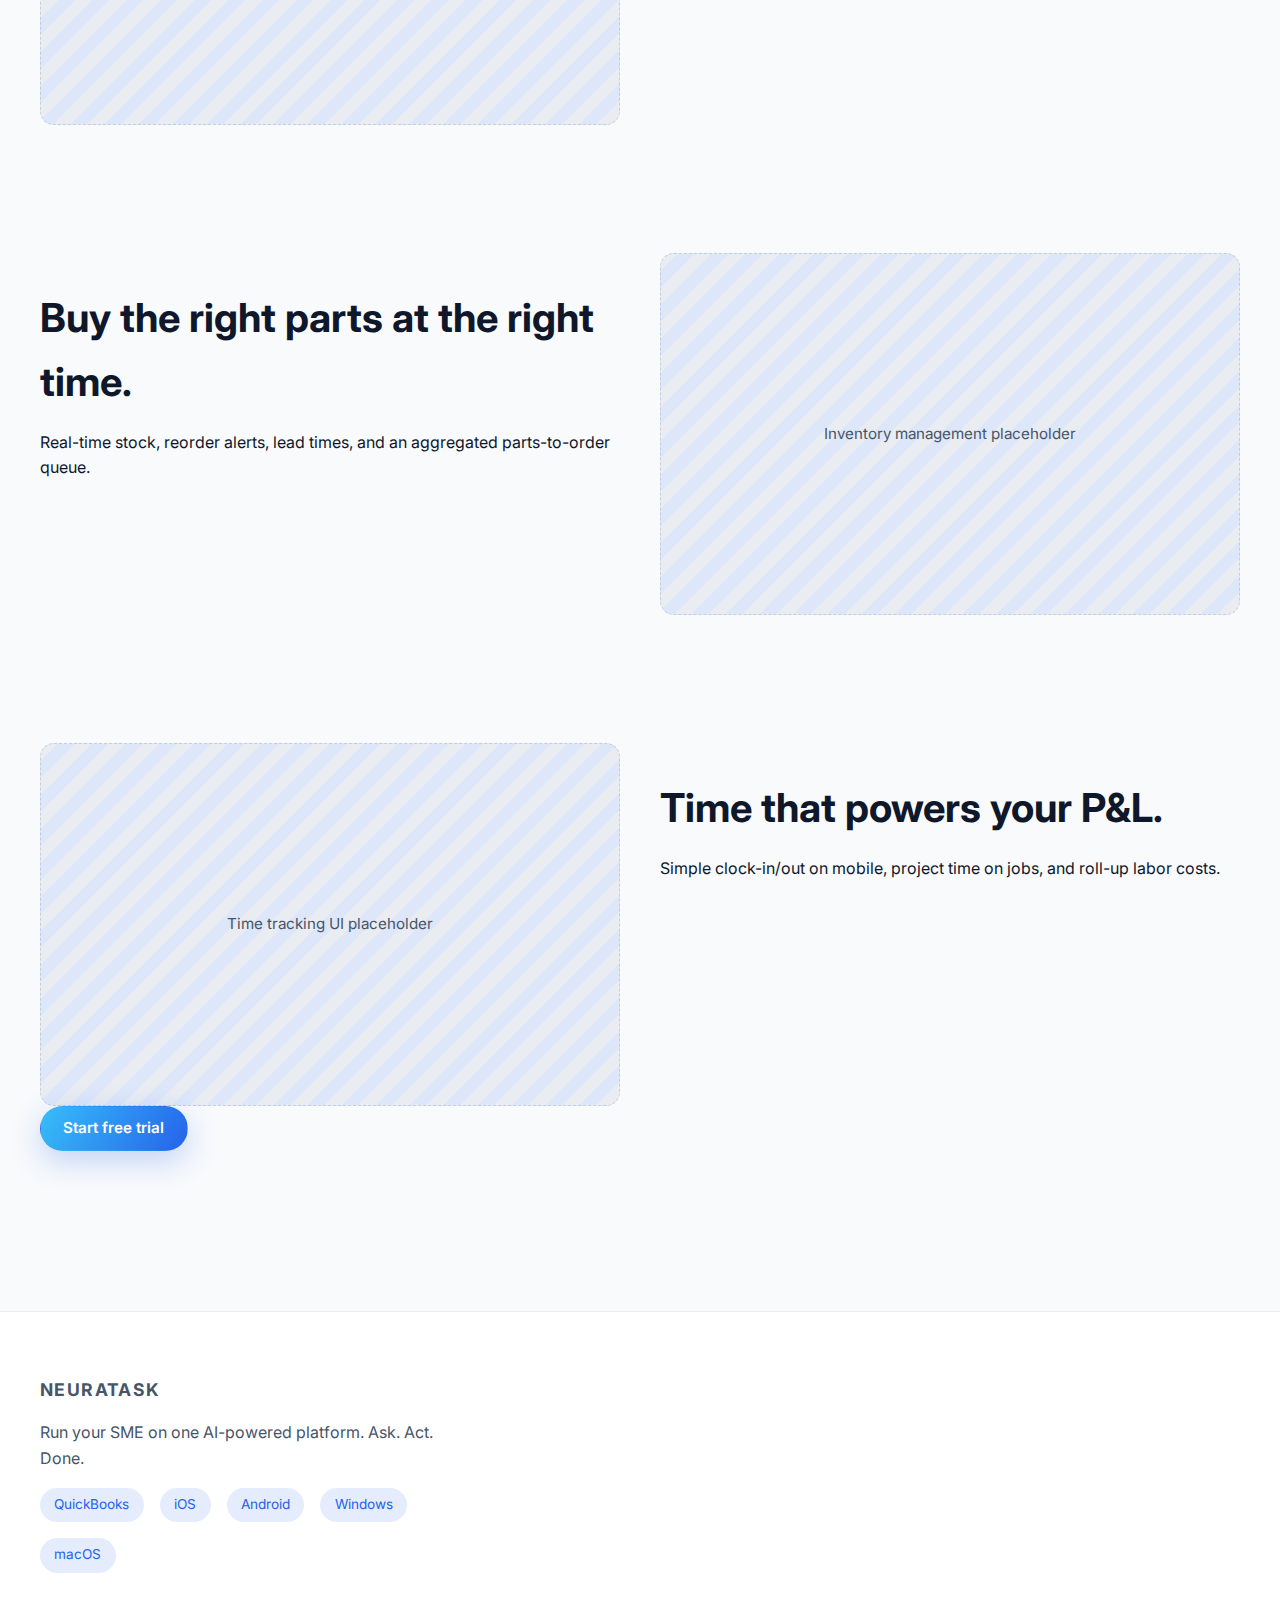
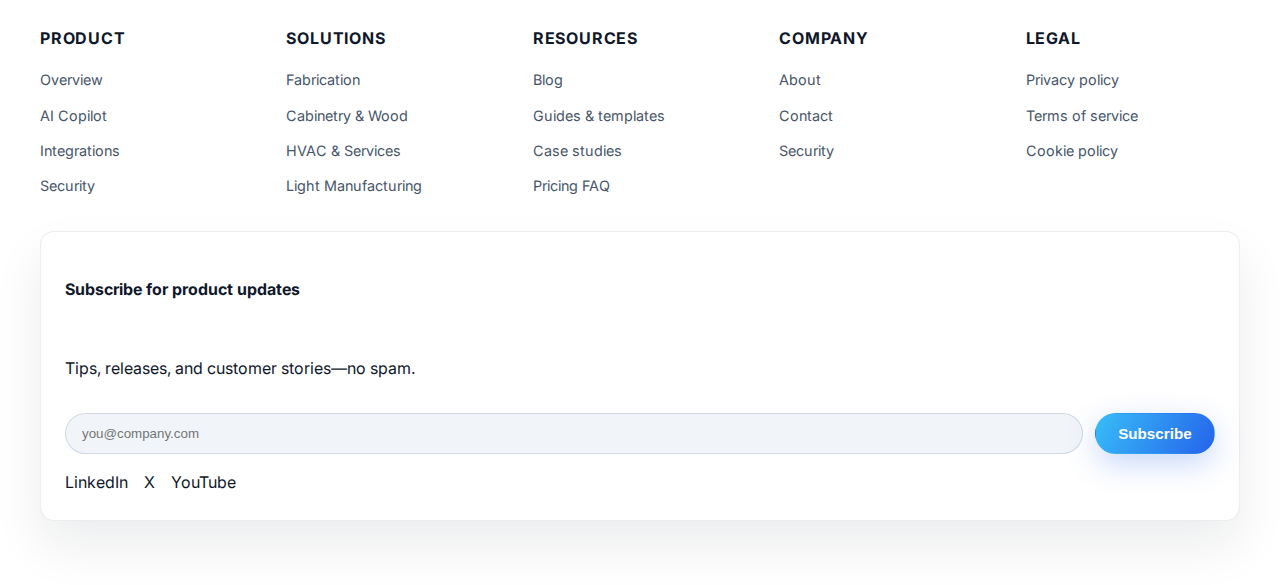
<file: features.html>
<!DOCTYPE html>
<html lang="en">
  <head>
    <meta charset="UTF-8" />
    <meta name="viewport" content="width=device-width, initial-scale=1.0" />
    <title>NeuraTask Features | AI Copilot, Document AI, Inventory &amp; Time</title>
    <meta
      name="description"
      content="Dive into NeuraTask features including AI Copilot, Document AI, tasks & messaging, inventory, parts to order, and time tracking."
    />
    <link rel="preconnect" href="https://fonts.googleapis.com" />
    <link rel="preconnect" href="https://fonts.gstatic.com" crossorigin />
    <link
      href="https://fonts.googleapis.com/css2?family=Inter:wght@400;500;600;700&display=swap"
      rel="stylesheet"
    />
    <link rel="stylesheet" href="assets/css/styles.css" />
  </head>
  <body>
    <header>
      <nav class="navbar" aria-label="Main navigation">
        <a class="nav-logo" href="./">NeuraTask</a>
        <button class="nav-toggle" type="button" aria-label="Toggle navigation" aria-expanded="false" data-nav-toggle>
          <span aria-hidden="true">☰</span>
        </button>
        <ul class="nav-links">
          <li><a href="product.html">Product</a></li>
          <li><a href="features.html">Features</a></li>
          <li><a href="solutions.html">Solutions</a></li>
          <li><a href="pricing.html">Pricing</a></li>
          <li><a href="resources.html">Resources</a></li>
          <li><a href="integrations.html">Integrations</a></li>
          <li><a href="security.html">Security</a></li>
          <li><a href="about.html">About</a></li>
          <li><a href="contact.html">Book a demo</a></li>
        </ul>
        <div class="nav-actions">
          <a class="button button-secondary" href="pricing.html">Start free trial</a>
          <a class="button button-primary" href="contact.html">Book a demo</a>
        </div>
      </nav>
    </header>
    <main>
      <section class="section hero" id="copilot">
        <div class="hero-grid">
          <div class="hero-content">
            <span class="badge">AI Copilot</span>
            <h1>Copilot handles the busywork.</h1>
            <p class="lead">
              Ask in plain language. Copilot creates quotes, POs, tasks; fills forms from scans; updates statuses; and summarizes threads. Everything is permission-aware and auditable.
            </p>
            <ul class="list">
              <li>Natural-language commands</li>
              <li>Action confirmations</li>
              <li>Draft-then-approve mode</li>
              <li>Full audit trail</li>
            </ul>
            <div class="button-group">
              <a class="button button-primary" href="contact.html">Book a demo</a>
              <a class="button button-secondary" href="pricing.html">Start free trial</a>
            </div>
          </div>
          <div class="hero-image">
            <div class="placeholder-img" role="img" aria-label="Approve Copilot actions before execution.">
              Copilot approval UI placeholder
            </div>
          </div>
        </div>
      </section>

      <section class="section" id="document-ai">
        <div class="grid-2">
          <div>
            <h2>Scan, extract, auto-fill.</h2>
            <p>
              Snap a photo or upload a PDF. NeuraTask reads it, fills the right fields, and links it to the correct order.
            </p>
            <ul class="list">
              <li>Delivery notes</li>
              <li>Supplier invoices</li>
              <li>Packing slips</li>
              <li>Timesheets</li>
            </ul>
          </div>
          <div class="placeholder-img" role="img" aria-label="Document AI extracting data from paperwork.">
            Document AI illustration placeholder
          </div>
        </div>
      </section>

      <section class="section" id="tasks">
        <div class="grid-2">
          <div class="placeholder-img" role="img" aria-label="Contextual tasks and messaging view.">
            Tasks and messaging placeholder
          </div>
          <div>
            <h2>Work routes itself.</h2>
            <p>Assign tasks from any record. See who’s on it, due dates, blockers. Message in context.</p>
          </div>
        </div>
      </section>

      <section class="section" id="inventory">
        <div class="grid-2">
          <div>
            <h2>Buy the right parts at the right time.</h2>
            <p>Real-time stock, reorder alerts, lead times, and an aggregated parts-to-order queue.</p>
          </div>
          <div class="placeholder-img" role="img" aria-label="Inventory levels and parts to order queue.">
            Inventory management placeholder
          </div>
        </div>
      </section>

      <section class="section" id="time">
        <div class="grid-2">
          <div class="placeholder-img" role="img" aria-label="Mobile time tracking interface.">
            Time tracking UI placeholder
          </div>
          <div>
            <h2>Time that powers your P&amp;L.</h2>
            <p>Simple clock-in/out on mobile, project time on jobs, and roll-up labor costs.</p>
          </div>
        </div>
        <a class="button button-primary" href="pricing.html">Start free trial</a>
      </section>
    </main>
    <footer>
      <div class="footer-inner">
        <div class="tagline">
          <div class="nav-logo">NeuraTask</div>
          <p>Run your SME on one AI-powered platform. Ask. Act. Done.</p>
          <div class="badge-grid">
            <span>QuickBooks</span>
            <span>iOS</span>
            <span>Android</span>
            <span>Windows</span>
            <span>macOS</span>
          </div>
        </div>
        <div class="footer-grid">
          <div class="footer-col">
            <h4>Product</h4>
            <ul>
              <li><a href="product.html">Overview</a></li>
              <li><a href="features.html">AI Copilot</a></li>
              <li><a href="integrations.html">Integrations</a></li>
              <li><a href="security.html">Security</a></li>
            </ul>
          </div>
          <div class="footer-col">
            <h4>Solutions</h4>
            <ul>
              <li><a href="solutions.html#fabrication">Fabrication</a></li>
              <li><a href="solutions.html#cabinetry">Cabinetry &amp; Wood</a></li>
              <li><a href="solutions.html#hvac">HVAC &amp; Services</a></li>
              <li><a href="solutions.html#manufacturing">Light Manufacturing</a></li>
            </ul>
          </div>
          <div class="footer-col">
            <h4>Resources</h4>
            <ul>
              <li><a href="resources.html#blog">Blog</a></li>
              <li><a href="resources.html#guides">Guides &amp; templates</a></li>
              <li><a href="resources.html#case-studies">Case studies</a></li>
              <li><a href="pricing.html#faq">Pricing FAQ</a></li>
            </ul>
          </div>
          <div class="footer-col">
            <h4>Company</h4>
            <ul>
              <li><a href="about.html">About</a></li>
              <li><a href="contact.html">Contact</a></li>
              <li><a href="security.html">Security</a></li>
            </ul>
          </div>
          <div class="footer-col">
            <h4>Legal</h4>
            <ul>
              <li><a href="#">Privacy policy</a></li>
              <li><a href="#">Terms of service</a></li>
              <li><a href="#">Cookie policy</a></li>
            </ul>
          </div>
        </div>
        <div class="newsletter">
          <h4>Subscribe for product updates</h4>
          <p>Tips, releases, and customer stories—no spam.</p>
          <form>
            <label class="sr-only" for="newsletter-email">Email</label>
            <input id="newsletter-email" type="email" name="email" placeholder="you@company.com" required />
            <button class="button button-primary" type="submit">Subscribe</button>
          </form>
          <div class="social-links" aria-label="Social media">
            <a href="#">LinkedIn</a>
            <a href="#">X</a>
            <a href="#">YouTube</a>
          </div>
        </div>
      </div>
    </footer>
    <script src="assets/js/main.js" defer></script>
  </body>
</html>
</file>
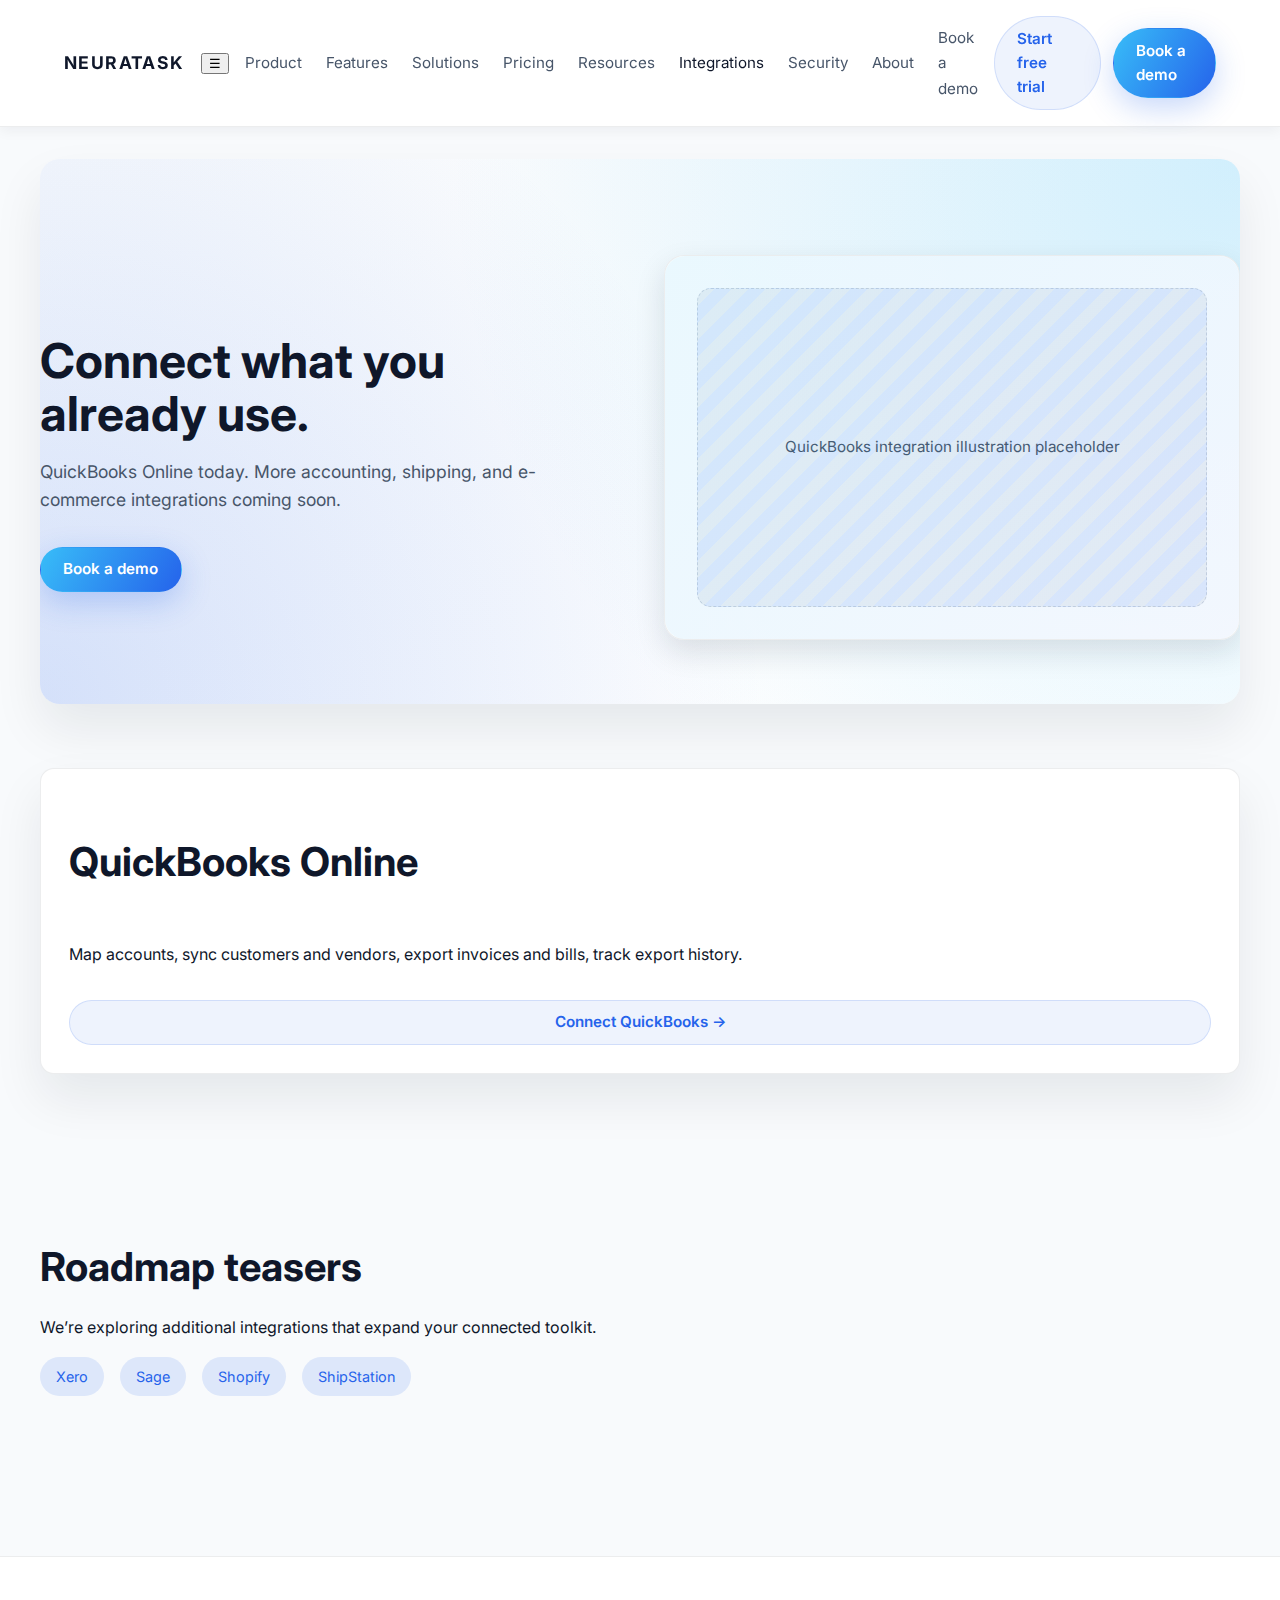
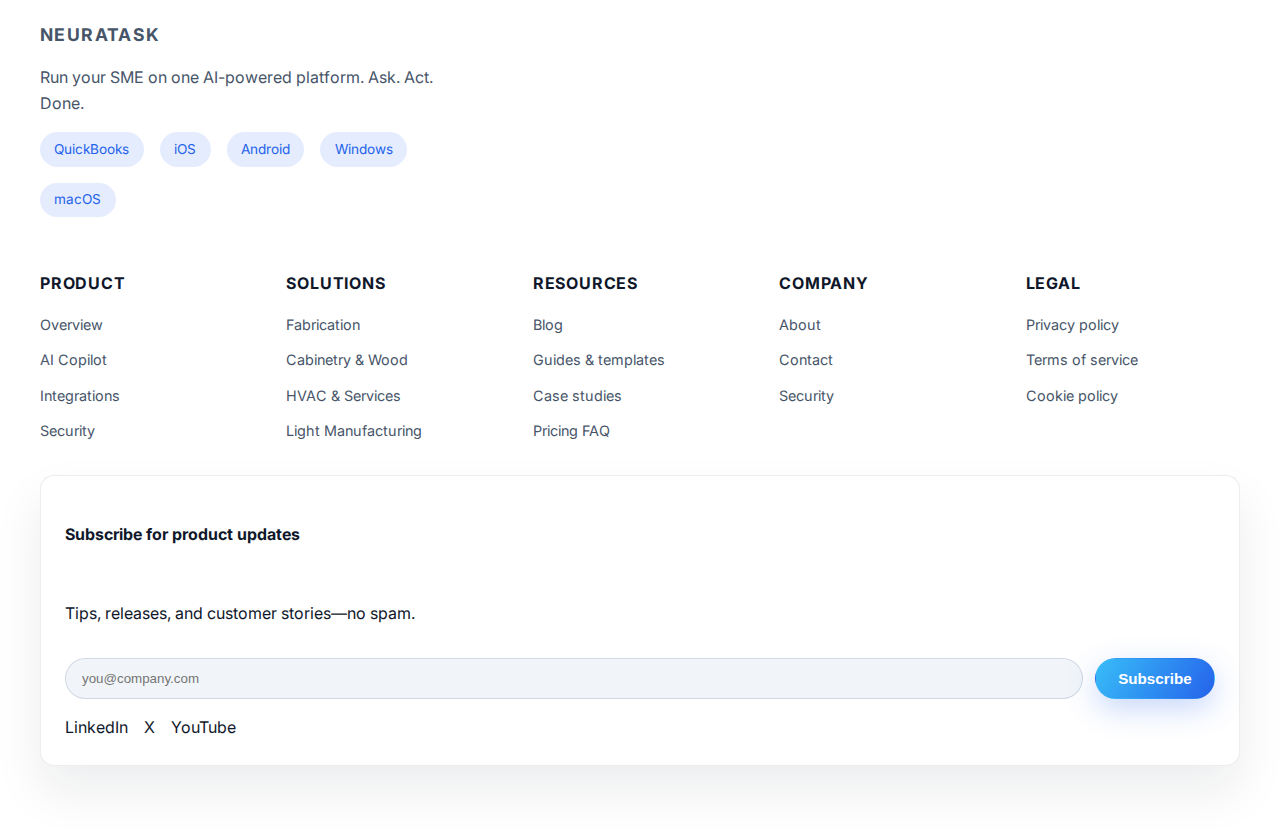
<file: integrations.html>
<!DOCTYPE html>
<html lang="en">
  <head>
    <meta charset="UTF-8" />
    <meta name="viewport" content="width=device-width, initial-scale=1.0" />
    <title>NeuraTask Integrations | Connect what you already use</title>
    <meta
      name="description"
      content="Connect NeuraTask with QuickBooks Online today and preview upcoming integrations with accounting, shipping, and e-commerce platforms."
    />
    <link rel="preconnect" href="https://fonts.googleapis.com" />
    <link rel="preconnect" href="https://fonts.gstatic.com" crossorigin />
    <link
      href="https://fonts.googleapis.com/css2?family=Inter:wght@400;500;600;700&display=swap"
      rel="stylesheet"
    />
    <link rel="stylesheet" href="assets/css/styles.css" />
  </head>
  <body>
    <header>
      <nav class="navbar" aria-label="Main navigation">
        <a class="nav-logo" href="./">NeuraTask</a>
        <button class="nav-toggle" type="button" aria-label="Toggle navigation" aria-expanded="false" data-nav-toggle>
          <span aria-hidden="true">☰</span>
        </button>
        <ul class="nav-links">
          <li><a href="product.html">Product</a></li>
          <li><a href="features.html">Features</a></li>
          <li><a href="solutions.html">Solutions</a></li>
          <li><a href="pricing.html">Pricing</a></li>
          <li><a href="resources.html">Resources</a></li>
          <li><a href="integrations.html">Integrations</a></li>
          <li><a href="security.html">Security</a></li>
          <li><a href="about.html">About</a></li>
          <li><a href="contact.html">Book a demo</a></li>
        </ul>
        <div class="nav-actions">
          <a class="button button-secondary" href="pricing.html">Start free trial</a>
          <a class="button button-primary" href="contact.html">Book a demo</a>
        </div>
      </nav>
    </header>
    <main>
      <section class="section hero">
        <div class="hero-grid">
          <div class="hero-content">
            <h1>Connect what you already use.</h1>
            <p class="lead">QuickBooks Online today. More accounting, shipping, and e-commerce integrations coming soon.</p>
            <a class="button button-primary" href="contact.html">Book a demo</a>
          </div>
          <div class="hero-image">
            <div class="placeholder-img" role="img" aria-label="QuickBooks Online integration card.">
              QuickBooks integration illustration placeholder
            </div>
          </div>
        </div>
      </section>

      <section class="section" id="quickbooks">
        <div class="card">
          <h2>QuickBooks Online</h2>
          <p>Map accounts, sync customers and vendors, export invoices and bills, track export history.</p>
          <a class="button button-secondary" href="#">Connect QuickBooks →</a>
        </div>
      </section>

      <section class="section" id="roadmap">
        <h2>Roadmap teasers</h2>
        <p>We’re exploring additional integrations that expand your connected toolkit.</p>
        <div class="integration-roadmap">
          <span>Xero</span>
          <span>Sage</span>
          <span>Shopify</span>
          <span>ShipStation</span>
        </div>
      </section>
    </main>
    <footer>
      <div class="footer-inner">
        <div class="tagline">
          <div class="nav-logo">NeuraTask</div>
          <p>Run your SME on one AI-powered platform. Ask. Act. Done.</p>
          <div class="badge-grid">
            <span>QuickBooks</span>
            <span>iOS</span>
            <span>Android</span>
            <span>Windows</span>
            <span>macOS</span>
          </div>
        </div>
        <div class="footer-grid">
          <div class="footer-col">
            <h4>Product</h4>
            <ul>
              <li><a href="product.html">Overview</a></li>
              <li><a href="features.html">AI Copilot</a></li>
              <li><a href="integrations.html">Integrations</a></li>
              <li><a href="security.html">Security</a></li>
            </ul>
          </div>
          <div class="footer-col">
            <h4>Solutions</h4>
            <ul>
              <li><a href="solutions.html#fabrication">Fabrication</a></li>
              <li><a href="solutions.html#cabinetry">Cabinetry &amp; Wood</a></li>
              <li><a href="solutions.html#hvac">HVAC &amp; Services</a></li>
              <li><a href="solutions.html#manufacturing">Light Manufacturing</a></li>
            </ul>
          </div>
          <div class="footer-col">
            <h4>Resources</h4>
            <ul>
              <li><a href="resources.html#blog">Blog</a></li>
              <li><a href="resources.html#guides">Guides &amp; templates</a></li>
              <li><a href="resources.html#case-studies">Case studies</a></li>
              <li><a href="pricing.html#faq">Pricing FAQ</a></li>
            </ul>
          </div>
          <div class="footer-col">
            <h4>Company</h4>
            <ul>
              <li><a href="about.html">About</a></li>
              <li><a href="contact.html">Contact</a></li>
              <li><a href="security.html">Security</a></li>
            </ul>
          </div>
          <div class="footer-col">
            <h4>Legal</h4>
            <ul>
              <li><a href="#">Privacy policy</a></li>
              <li><a href="#">Terms of service</a></li>
              <li><a href="#">Cookie policy</a></li>
            </ul>
          </div>
        </div>
        <div class="newsletter">
          <h4>Subscribe for product updates</h4>
          <p>Tips, releases, and customer stories—no spam.</p>
          <form>
            <label class="sr-only" for="newsletter-email">Email</label>
            <input id="newsletter-email" type="email" name="email" placeholder="you@company.com" required />
            <button class="button button-primary" type="submit">Subscribe</button>
          </form>
          <div class="social-links" aria-label="Social media">
            <a href="#">LinkedIn</a>
            <a href="#">X</a>
            <a href="#">YouTube</a>
          </div>
        </div>
      </div>
    </footer>
    <script src="assets/js/main.js" defer></script>
  </body>
</html>
</file>
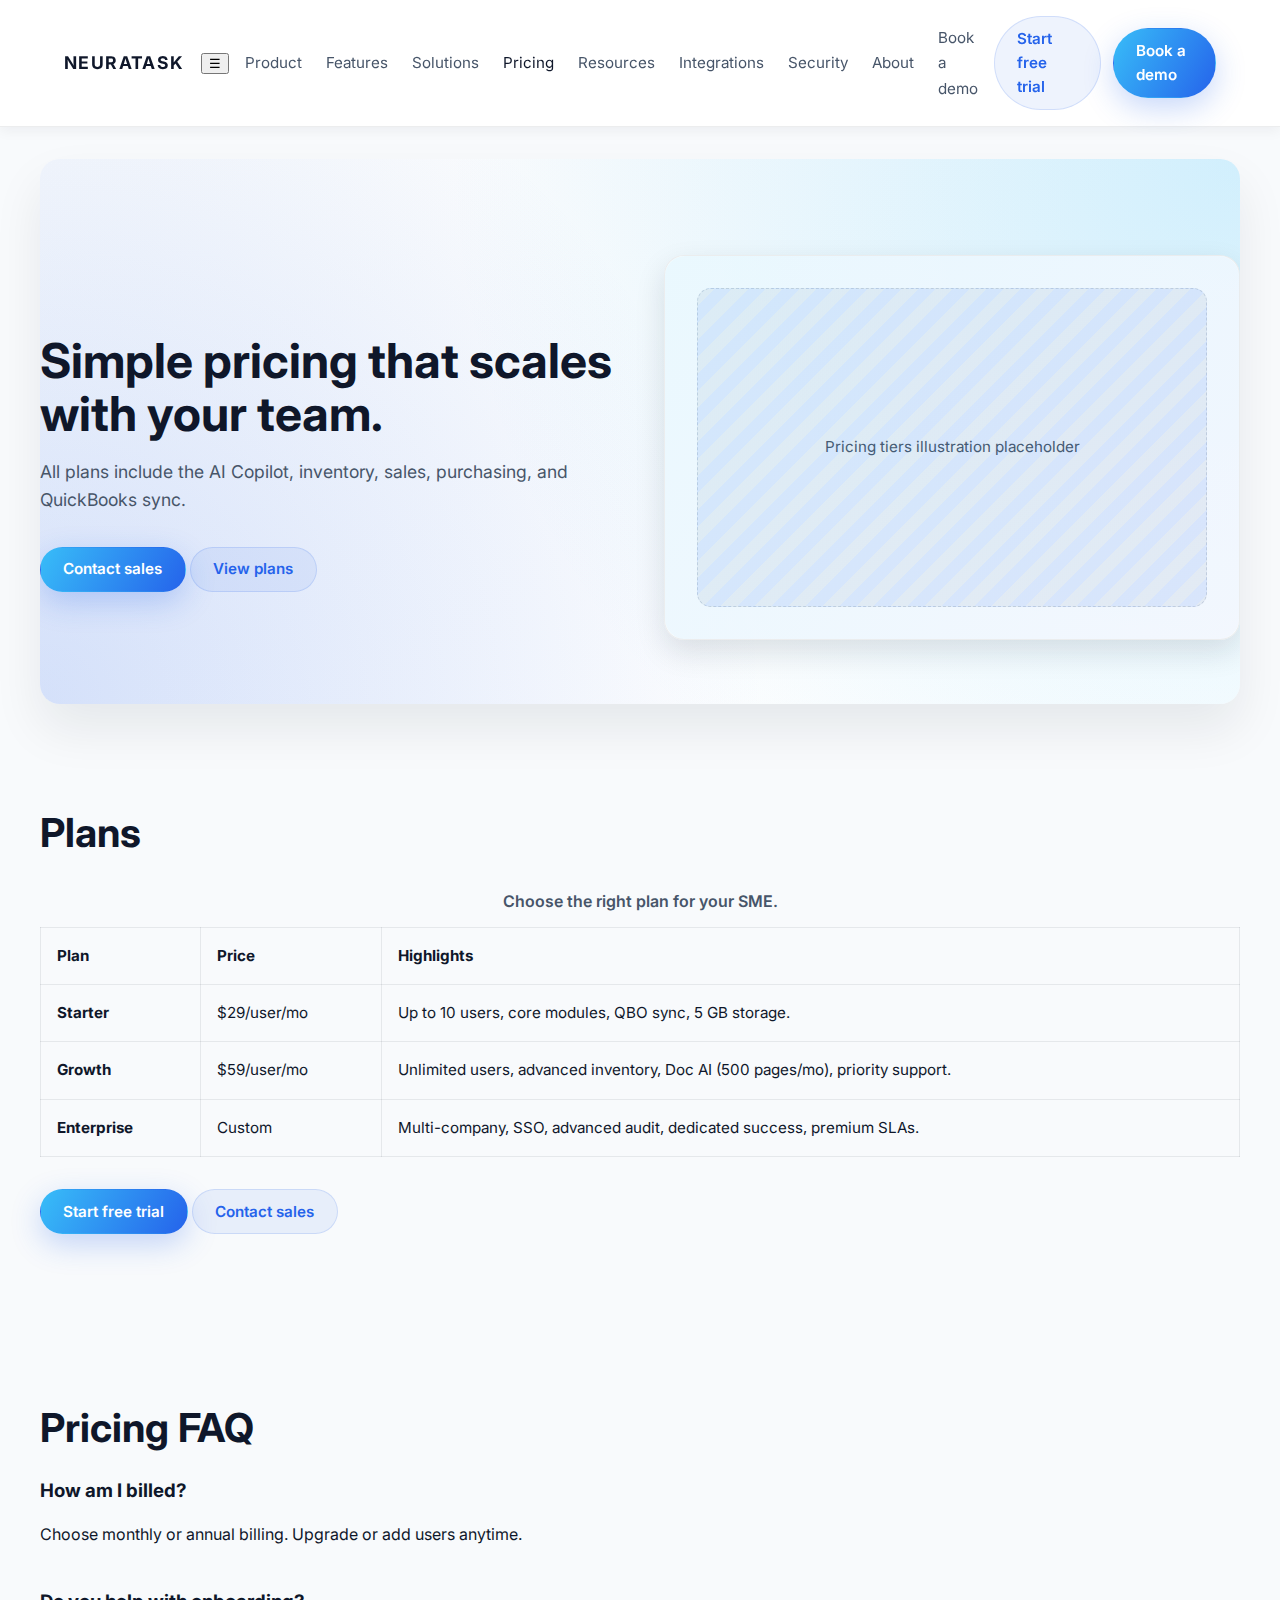
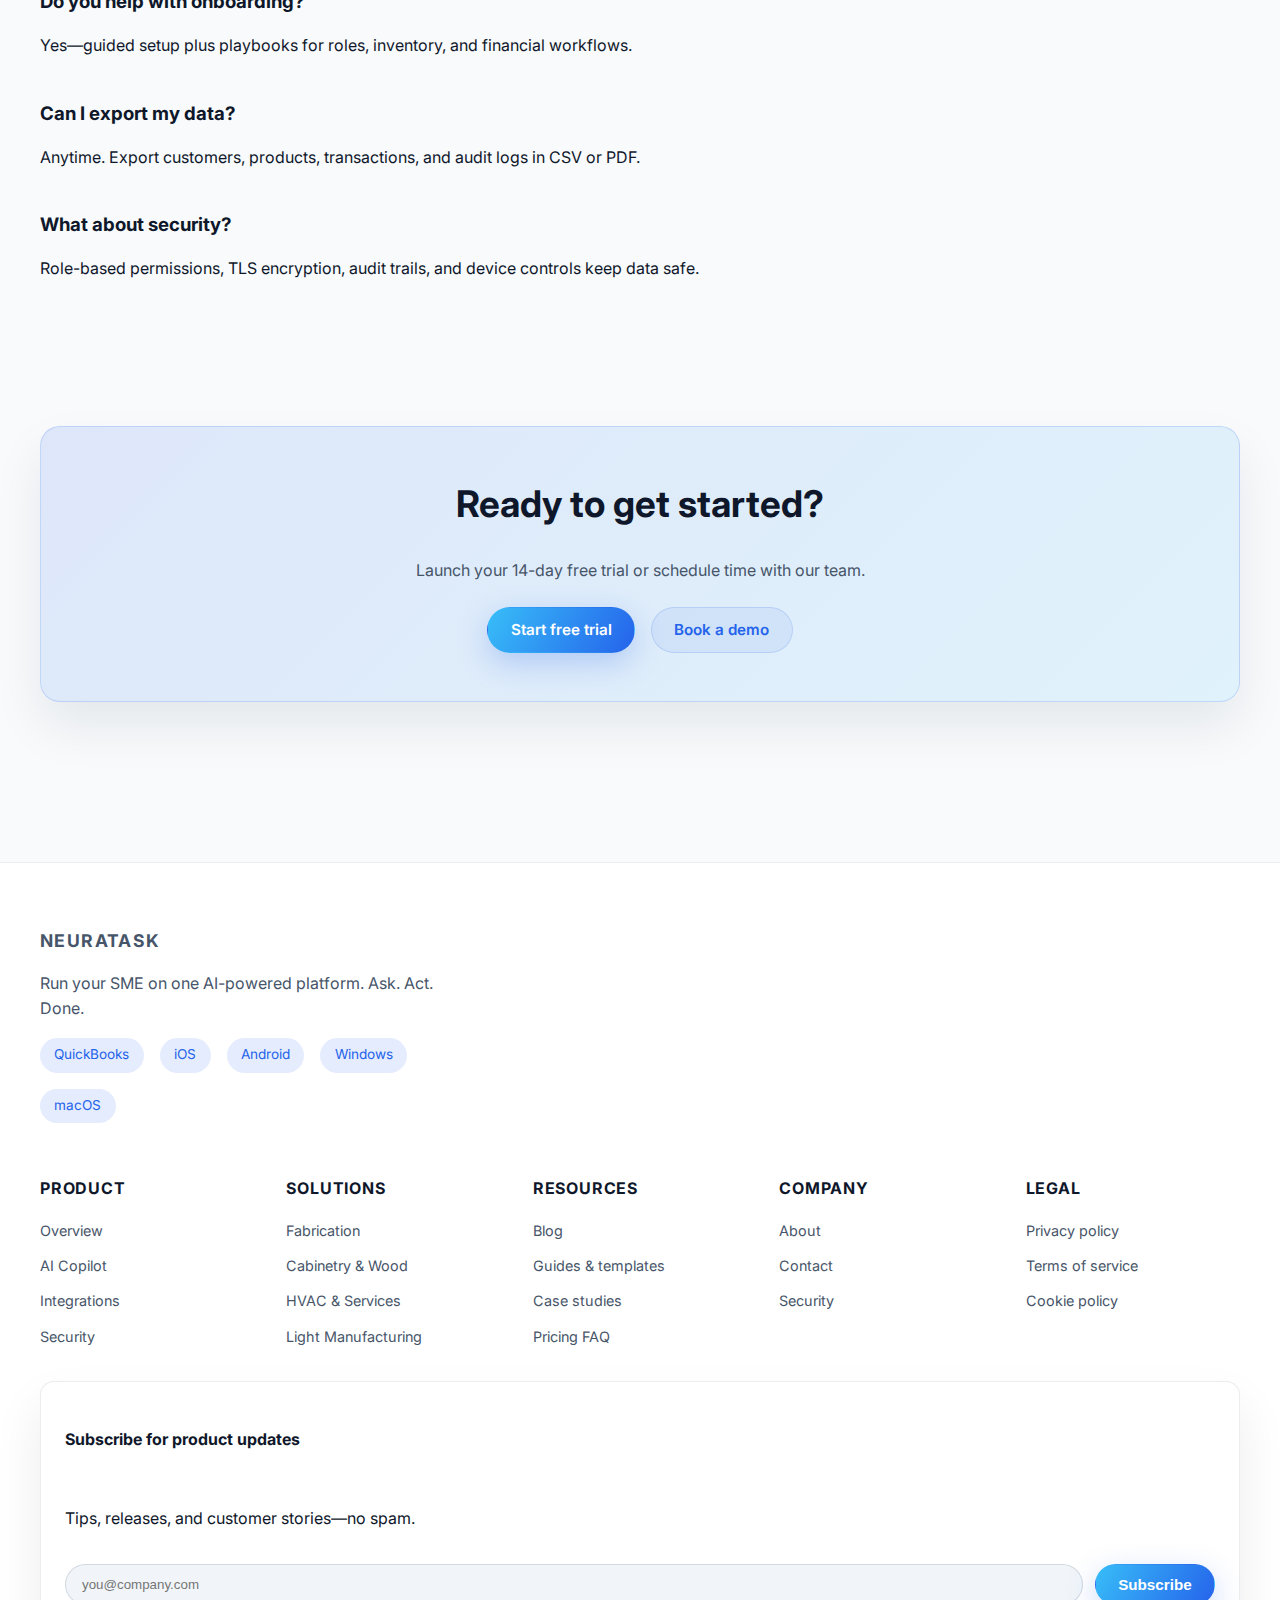
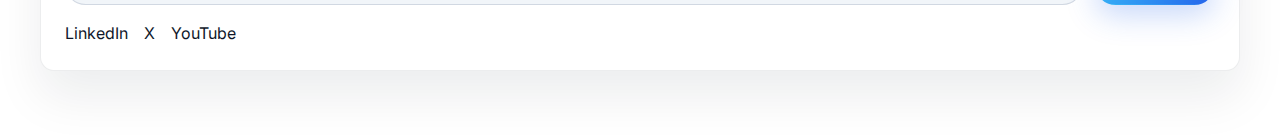
<file: pricing.html>
<!DOCTYPE html>
<html lang="en">
  <head>
    <meta charset="UTF-8" />
    <meta name="viewport" content="width=device-width, initial-scale=1.0" />
    <title>NeuraTask Pricing | Simple pricing that scales</title>
    <meta
      name="description"
      content="Choose the right NeuraTask plan. All tiers include AI Copilot, inventory, sales, purchasing, and QuickBooks sync with options for enterprise controls."
    />
    <link rel="preconnect" href="https://fonts.googleapis.com" />
    <link rel="preconnect" href="https://fonts.gstatic.com" crossorigin />
    <link
      href="https://fonts.googleapis.com/css2?family=Inter:wght@400;500;600;700&display=swap"
      rel="stylesheet"
    />
    <link rel="stylesheet" href="assets/css/styles.css" />
  </head>
  <body>
    <header>
      <nav class="navbar" aria-label="Main navigation">
        <a class="nav-logo" href="./">NeuraTask</a>
        <button class="nav-toggle" type="button" aria-label="Toggle navigation" aria-expanded="false" data-nav-toggle>
          <span aria-hidden="true">☰</span>
        </button>
        <ul class="nav-links">
          <li><a href="product.html">Product</a></li>
          <li><a href="features.html">Features</a></li>
          <li><a href="solutions.html">Solutions</a></li>
          <li><a href="pricing.html">Pricing</a></li>
          <li><a href="resources.html">Resources</a></li>
          <li><a href="integrations.html">Integrations</a></li>
          <li><a href="security.html">Security</a></li>
          <li><a href="about.html">About</a></li>
          <li><a href="contact.html">Book a demo</a></li>
        </ul>
        <div class="nav-actions">
          <a class="button button-secondary" href="pricing.html">Start free trial</a>
          <a class="button button-primary" href="contact.html">Book a demo</a>
        </div>
      </nav>
    </header>
    <main>
      <section class="section hero">
        <div class="hero-grid">
          <div class="hero-content">
            <h1>Simple pricing that scales with your team.</h1>
            <p class="lead">All plans include the AI Copilot, inventory, sales, purchasing, and QuickBooks sync.</p>
            <div class="button-group">
              <a class="button button-primary" href="contact.html">Contact sales</a>
              <a class="button button-secondary" href="#plans">View plans</a>
            </div>
          </div>
          <div class="hero-image">
            <div class="placeholder-img" role="img" aria-label="Pricing plan comparison.">
              Pricing tiers illustration placeholder
            </div>
          </div>
        </div>
      </section>

      <section class="section" id="plans">
        <h2>Plans</h2>
        <table class="table">
          <caption>Choose the right plan for your SME.</caption>
          <thead>
            <tr>
              <th scope="col">Plan</th>
              <th scope="col">Price</th>
              <th scope="col">Highlights</th>
            </tr>
          </thead>
          <tbody>
            <tr>
              <th scope="row">Starter</th>
              <td>$29/user/mo</td>
              <td>Up to 10 users, core modules, QBO sync, 5 GB storage.</td>
            </tr>
            <tr>
              <th scope="row">Growth</th>
              <td>$59/user/mo</td>
              <td>Unlimited users, advanced inventory, Doc AI (500 pages/mo), priority support.</td>
            </tr>
            <tr>
              <th scope="row">Enterprise</th>
              <td>Custom</td>
              <td>Multi-company, SSO, advanced audit, dedicated success, premium SLAs.</td>
            </tr>
          </tbody>
        </table>
        <div class="button-group" style="margin-top: 2rem;">
          <a class="button button-primary" href="pricing.html">Start free trial</a>
          <a class="button button-secondary" href="contact.html">Contact sales</a>
        </div>
      </section>

      <section class="section" id="faq">
        <h2>Pricing FAQ</h2>
        <div class="faq">
          <div class="faq-item">
            <h3>How am I billed?</h3>
            <p>Choose monthly or annual billing. Upgrade or add users anytime.</p>
          </div>
          <div class="faq-item">
            <h3>Do you help with onboarding?</h3>
            <p>Yes—guided setup plus playbooks for roles, inventory, and financial workflows.</p>
          </div>
          <div class="faq-item">
            <h3>Can I export my data?</h3>
            <p>Anytime. Export customers, products, transactions, and audit logs in CSV or PDF.</p>
          </div>
          <div class="faq-item">
            <h3>What about security?</h3>
            <p>Role-based permissions, TLS encryption, audit trails, and device controls keep data safe.</p>
          </div>
        </div>
      </section>

      <section class="section" id="cta">
        <div class="final-cta">
          <h2>Ready to get started?</h2>
          <p>Launch your 14-day free trial or schedule time with our team.</p>
          <div class="button-group">
            <a class="button button-primary" href="pricing.html">Start free trial</a>
            <a class="button button-secondary" href="contact.html">Book a demo</a>
          </div>
        </div>
      </section>
    </main>
    <footer>
      <div class="footer-inner">
        <div class="tagline">
          <div class="nav-logo">NeuraTask</div>
          <p>Run your SME on one AI-powered platform. Ask. Act. Done.</p>
          <div class="badge-grid">
            <span>QuickBooks</span>
            <span>iOS</span>
            <span>Android</span>
            <span>Windows</span>
            <span>macOS</span>
          </div>
        </div>
        <div class="footer-grid">
          <div class="footer-col">
            <h4>Product</h4>
            <ul>
              <li><a href="product.html">Overview</a></li>
              <li><a href="features.html">AI Copilot</a></li>
              <li><a href="integrations.html">Integrations</a></li>
              <li><a href="security.html">Security</a></li>
            </ul>
          </div>
          <div class="footer-col">
            <h4>Solutions</h4>
            <ul>
              <li><a href="solutions.html#fabrication">Fabrication</a></li>
              <li><a href="solutions.html#cabinetry">Cabinetry &amp; Wood</a></li>
              <li><a href="solutions.html#hvac">HVAC &amp; Services</a></li>
              <li><a href="solutions.html#manufacturing">Light Manufacturing</a></li>
            </ul>
          </div>
          <div class="footer-col">
            <h4>Resources</h4>
            <ul>
              <li><a href="resources.html#blog">Blog</a></li>
              <li><a href="resources.html#guides">Guides &amp; templates</a></li>
              <li><a href="resources.html#case-studies">Case studies</a></li>
              <li><a href="pricing.html#faq">Pricing FAQ</a></li>
            </ul>
          </div>
          <div class="footer-col">
            <h4>Company</h4>
            <ul>
              <li><a href="about.html">About</a></li>
              <li><a href="contact.html">Contact</a></li>
              <li><a href="security.html">Security</a></li>
            </ul>
          </div>
          <div class="footer-col">
            <h4>Legal</h4>
            <ul>
              <li><a href="#">Privacy policy</a></li>
              <li><a href="#">Terms of service</a></li>
              <li><a href="#">Cookie policy</a></li>
            </ul>
          </div>
        </div>
        <div class="newsletter">
          <h4>Subscribe for product updates</h4>
          <p>Tips, releases, and customer stories—no spam.</p>
          <form>
            <label class="sr-only" for="newsletter-email">Email</label>
            <input id="newsletter-email" type="email" name="email" placeholder="you@company.com" required />
            <button class="button button-primary" type="submit">Subscribe</button>
          </form>
          <div class="social-links" aria-label="Social media">
            <a href="#">LinkedIn</a>
            <a href="#">X</a>
            <a href="#">YouTube</a>
          </div>
        </div>
      </div>
    </footer>
    <script src="assets/js/main.js" defer></script>
  </body>
</html>
</file>
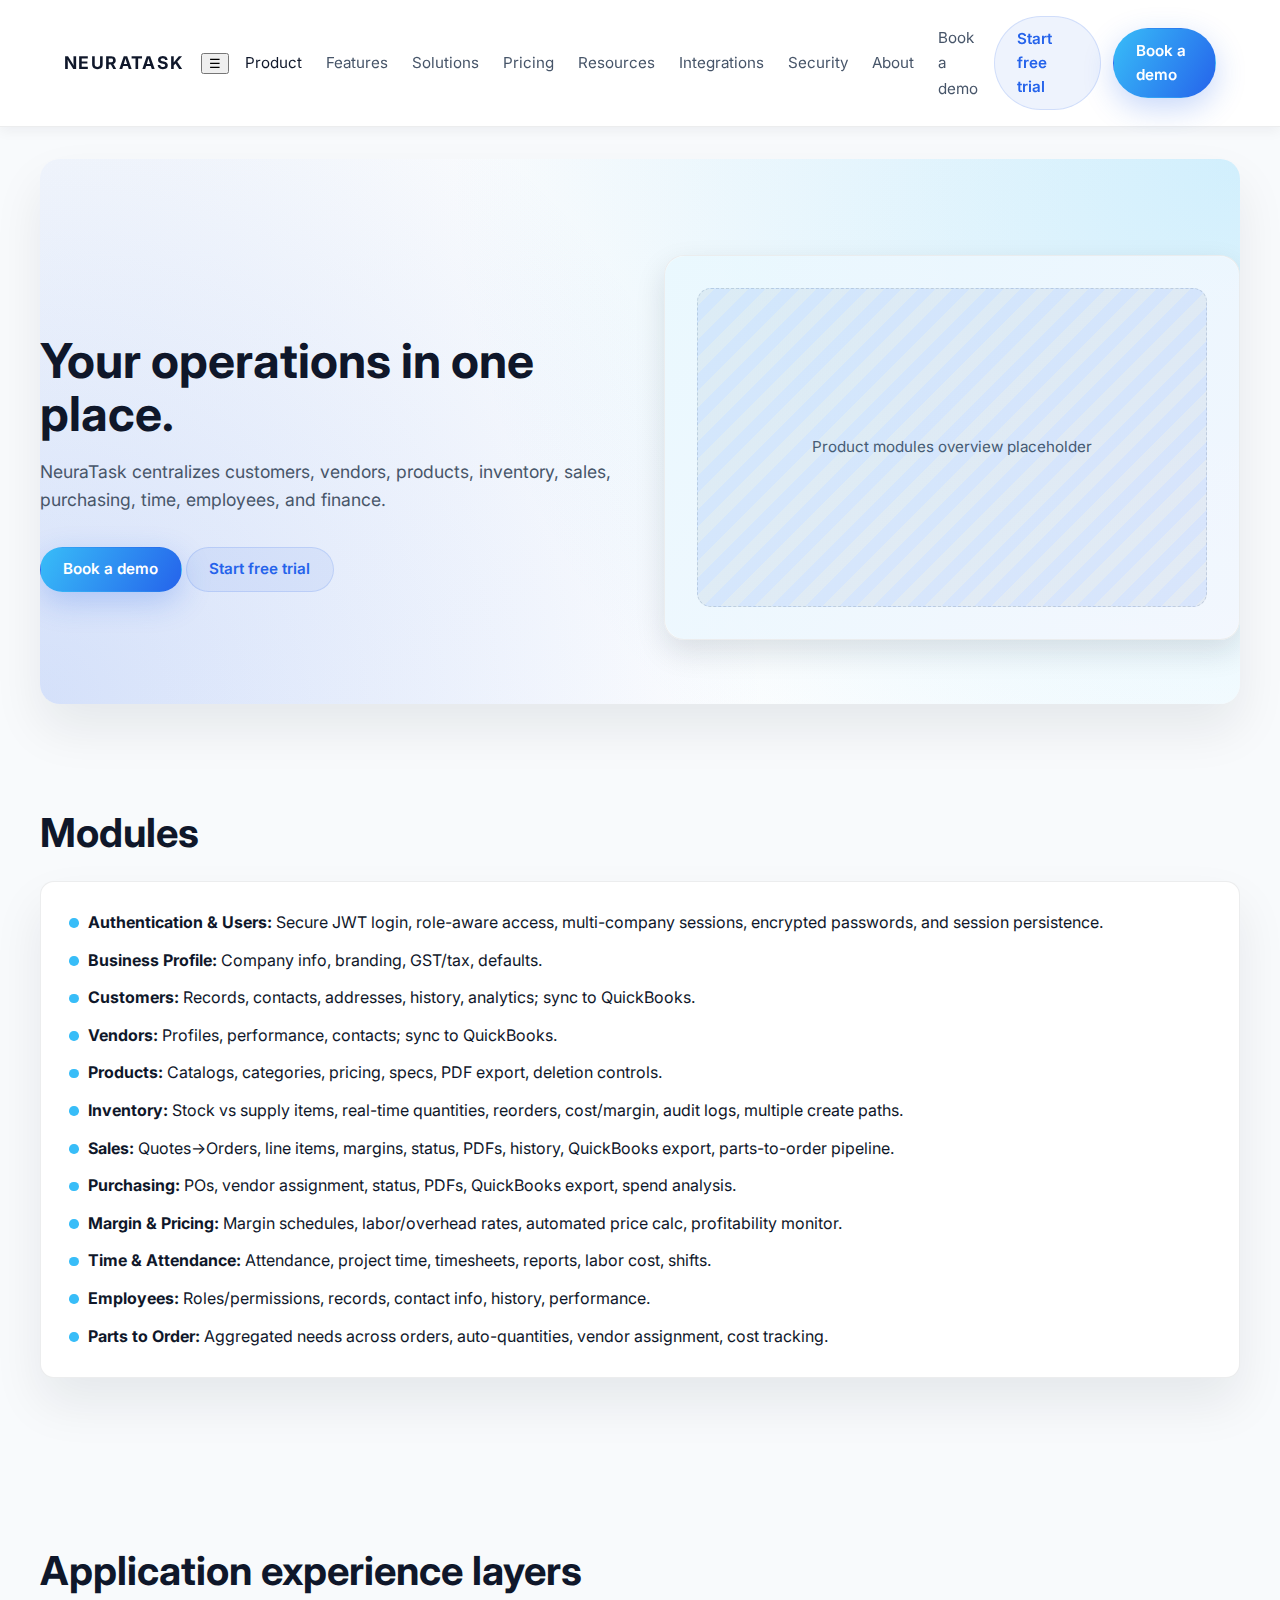
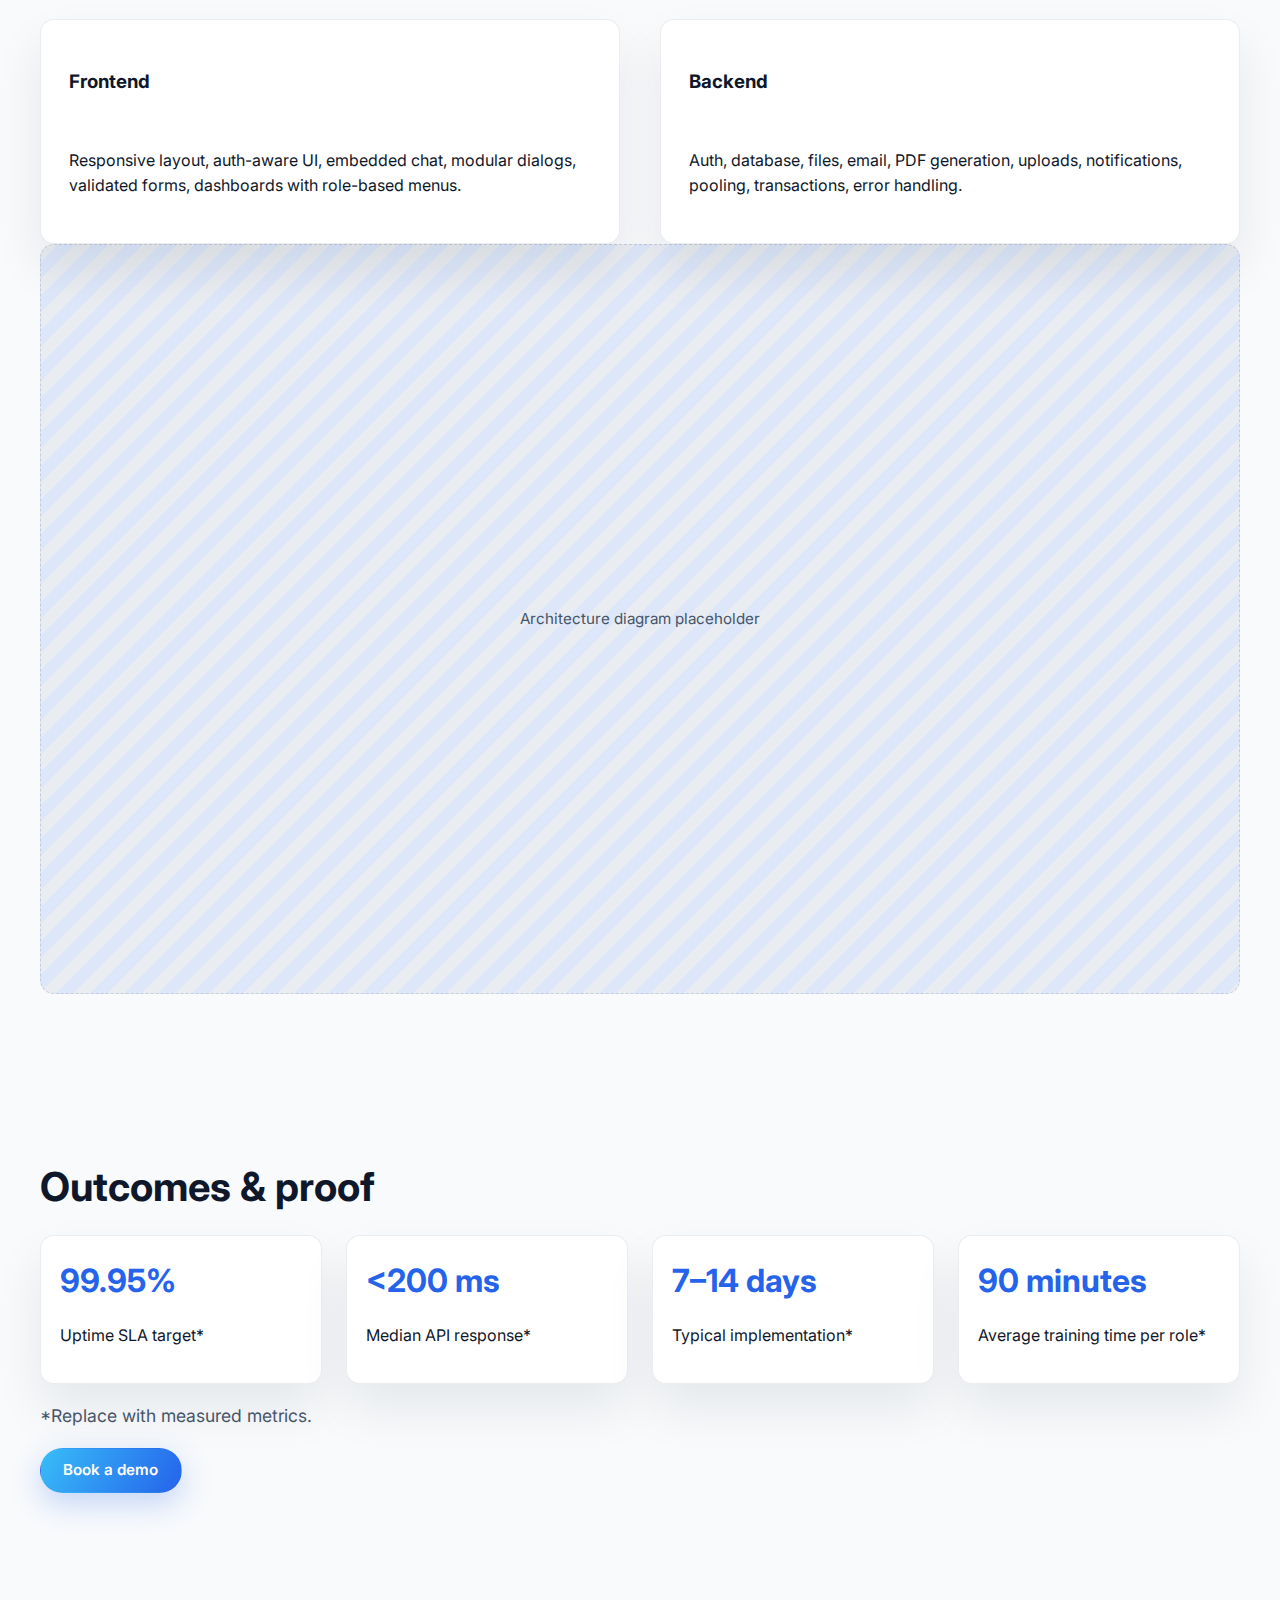
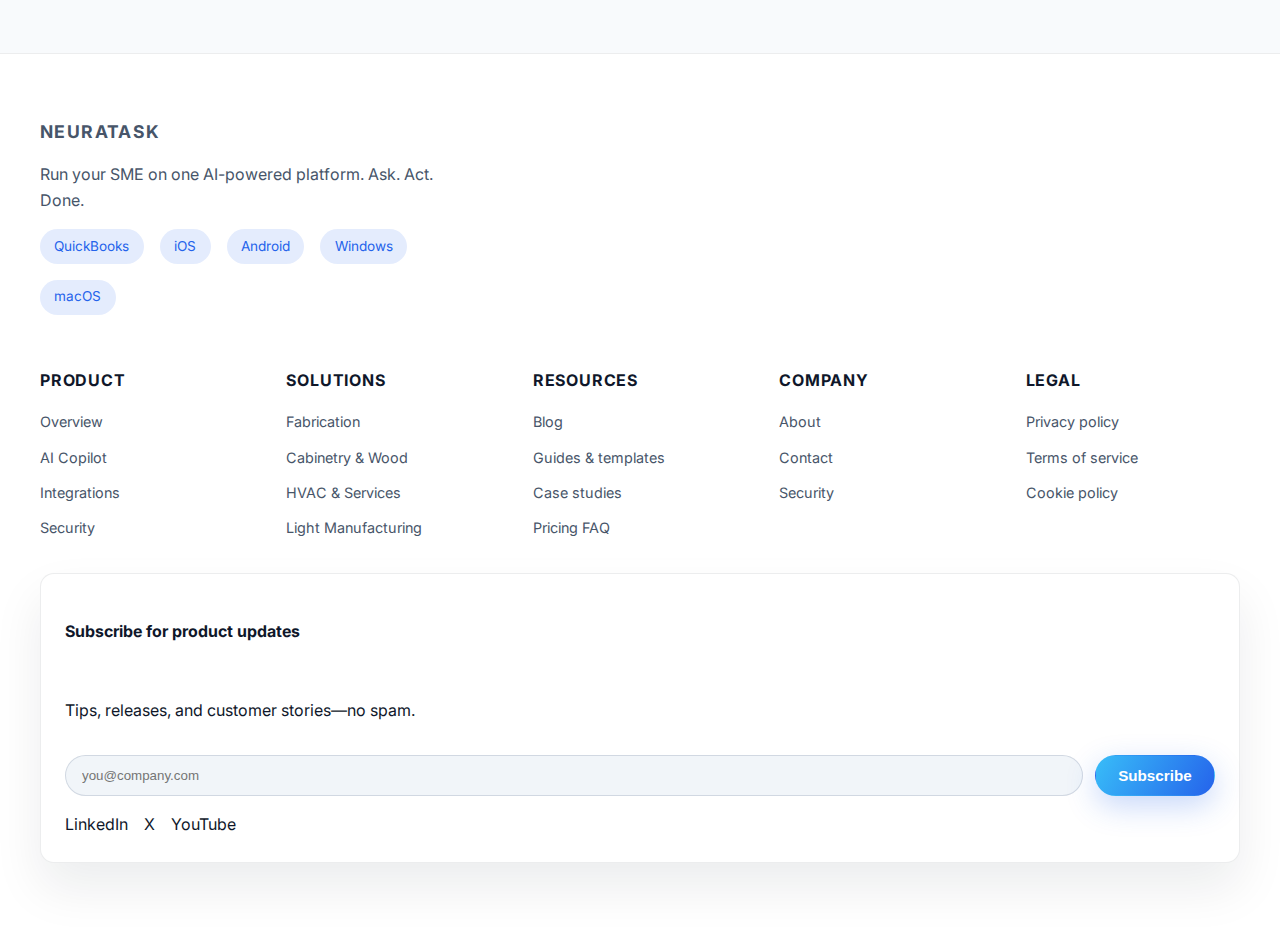
<file: product.html>
<!DOCTYPE html>
<html lang="en">
  <head>
    <meta charset="UTF-8" />
    <meta name="viewport" content="width=device-width, initial-scale=1.0" />
    <title>NeuraTask Product | Your operations in one place</title>
    <meta
      name="description"
      content="Explore NeuraTask modules spanning customers, vendors, products, inventory, sales, purchasing, time, employees, and finance in one AI-powered ERP."
    />
    <link rel="preconnect" href="https://fonts.googleapis.com" />
    <link rel="preconnect" href="https://fonts.gstatic.com" crossorigin />
    <link
      href="https://fonts.googleapis.com/css2?family=Inter:wght@400;500;600;700&display=swap"
      rel="stylesheet"
    />
    <link rel="stylesheet" href="assets/css/styles.css" />
  </head>
  <body>
    <header>
      <nav class="navbar" aria-label="Main navigation">
        <a class="nav-logo" href="./">NeuraTask</a>
        <button class="nav-toggle" type="button" aria-label="Toggle navigation" aria-expanded="false" data-nav-toggle>
          <span aria-hidden="true">☰</span>
        </button>
        <ul class="nav-links">
          <li><a href="product.html">Product</a></li>
          <li><a href="features.html">Features</a></li>
          <li><a href="solutions.html">Solutions</a></li>
          <li><a href="pricing.html">Pricing</a></li>
          <li><a href="resources.html">Resources</a></li>
          <li><a href="integrations.html">Integrations</a></li>
          <li><a href="security.html">Security</a></li>
          <li><a href="about.html">About</a></li>
          <li><a href="contact.html">Book a demo</a></li>
        </ul>
        <div class="nav-actions">
          <a class="button button-secondary" href="pricing.html">Start free trial</a>
          <a class="button button-primary" href="contact.html">Book a demo</a>
        </div>
      </nav>
    </header>
    <main>
      <section class="section hero">
        <div class="hero-grid">
          <div class="hero-content">
            <h1>Your operations in one place.</h1>
            <p class="lead">
              NeuraTask centralizes customers, vendors, products, inventory, sales, purchasing, time, employees, and finance.
            </p>
            <div class="button-group">
              <a class="button button-primary" href="contact.html">Book a demo</a>
              <a class="button button-secondary" href="pricing.html">Start free trial</a>
            </div>
          </div>
          <div class="hero-image">
            <div class="placeholder-img" role="img" aria-label="Annotated NeuraTask product modules.">
              Product modules overview placeholder
            </div>
          </div>
        </div>
      </section>

      <section class="section" id="modules">
        <h2>Modules</h2>
        <div class="card">
          <ul class="list">
            <li><strong>Authentication &amp; Users:</strong> Secure JWT login, role-aware access, multi-company sessions, encrypted passwords, and session persistence.</li>
            <li><strong>Business Profile:</strong> Company info, branding, GST/tax, defaults.</li>
            <li><strong>Customers:</strong> Records, contacts, addresses, history, analytics; sync to QuickBooks.</li>
            <li><strong>Vendors:</strong> Profiles, performance, contacts; sync to QuickBooks.</li>
            <li><strong>Products:</strong> Catalogs, categories, pricing, specs, PDF export, deletion controls.</li>
            <li><strong>Inventory:</strong> Stock vs supply items, real-time quantities, reorders, cost/margin, audit logs, multiple create paths.</li>
            <li><strong>Sales:</strong> Quotes→Orders, line items, margins, status, PDFs, history, QuickBooks export, parts-to-order pipeline.</li>
            <li><strong>Purchasing:</strong> POs, vendor assignment, status, PDFs, QuickBooks export, spend analysis.</li>
            <li><strong>Margin &amp; Pricing:</strong> Margin schedules, labor/overhead rates, automated price calc, profitability monitor.</li>
            <li><strong>Time &amp; Attendance:</strong> Attendance, project time, timesheets, reports, labor cost, shifts.</li>
            <li><strong>Employees:</strong> Roles/permissions, records, contact info, history, performance.</li>
            <li><strong>Parts to Order:</strong> Aggregated needs across orders, auto-quantities, vendor assignment, cost tracking.</li>
          </ul>
        </div>
      </section>

      <section class="section" id="experience">
        <h2>Application experience layers</h2>
        <div class="grid-2">
          <div class="card">
            <h3>Frontend</h3>
            <p>Responsive layout, auth-aware UI, embedded chat, modular dialogs, validated forms, dashboards with role-based menus.</p>
          </div>
          <div class="card">
            <h3>Backend</h3>
            <p>Auth, database, files, email, PDF generation, uploads, notifications, pooling, transactions, error handling.</p>
          </div>
        </div>
        <div class="placeholder-img" role="img" aria-label="NeuraTask architecture overview.">
          Architecture diagram placeholder
        </div>
      </section>

      <section class="section" id="outcomes">
        <h2>Outcomes &amp; proof</h2>
        <div class="metrics-grid">
          <div class="metric-card">
            <h3>99.95%</h3>
            <p>Uptime SLA target*</p>
          </div>
          <div class="metric-card">
            <h3>&lt;200 ms</h3>
            <p>Median API response*</p>
          </div>
          <div class="metric-card">
            <h3>7–14 days</h3>
            <p>Typical implementation*</p>
          </div>
          <div class="metric-card">
            <h3>90 minutes</h3>
            <p>Average training time per role*</p>
          </div>
        </div>
        <p class="lead">*Replace with measured metrics.</p>
        <a class="button button-primary" href="contact.html">Book a demo</a>
      </section>
    </main>
    <footer>
      <div class="footer-inner">
        <div class="tagline">
          <div class="nav-logo">NeuraTask</div>
          <p>Run your SME on one AI-powered platform. Ask. Act. Done.</p>
          <div class="badge-grid">
            <span>QuickBooks</span>
            <span>iOS</span>
            <span>Android</span>
            <span>Windows</span>
            <span>macOS</span>
          </div>
        </div>
        <div class="footer-grid">
          <div class="footer-col">
            <h4>Product</h4>
            <ul>
              <li><a href="product.html">Overview</a></li>
              <li><a href="features.html">AI Copilot</a></li>
              <li><a href="integrations.html">Integrations</a></li>
              <li><a href="security.html">Security</a></li>
            </ul>
          </div>
          <div class="footer-col">
            <h4>Solutions</h4>
            <ul>
              <li><a href="solutions.html#fabrication">Fabrication</a></li>
              <li><a href="solutions.html#cabinetry">Cabinetry &amp; Wood</a></li>
              <li><a href="solutions.html#hvac">HVAC &amp; Services</a></li>
              <li><a href="solutions.html#manufacturing">Light Manufacturing</a></li>
            </ul>
          </div>
          <div class="footer-col">
            <h4>Resources</h4>
            <ul>
              <li><a href="resources.html#blog">Blog</a></li>
              <li><a href="resources.html#guides">Guides &amp; templates</a></li>
              <li><a href="resources.html#case-studies">Case studies</a></li>
              <li><a href="pricing.html#faq">Pricing FAQ</a></li>
            </ul>
          </div>
          <div class="footer-col">
            <h4>Company</h4>
            <ul>
              <li><a href="about.html">About</a></li>
              <li><a href="contact.html">Contact</a></li>
              <li><a href="security.html">Security</a></li>
            </ul>
          </div>
          <div class="footer-col">
            <h4>Legal</h4>
            <ul>
              <li><a href="#">Privacy policy</a></li>
              <li><a href="#">Terms of service</a></li>
              <li><a href="#">Cookie policy</a></li>
            </ul>
          </div>
        </div>
        <div class="newsletter">
          <h4>Subscribe for product updates</h4>
          <p>Tips, releases, and customer stories—no spam.</p>
          <form>
            <label class="sr-only" for="newsletter-email">Email</label>
            <input id="newsletter-email" type="email" name="email" placeholder="you@company.com" required />
            <button class="button button-primary" type="submit">Subscribe</button>
          </form>
          <div class="social-links" aria-label="Social media">
            <a href="#">LinkedIn</a>
            <a href="#">X</a>
            <a href="#">YouTube</a>
          </div>
        </div>
      </div>
    </footer>
    <script src="assets/js/main.js" defer></script>
  </body>
</html>
</file>
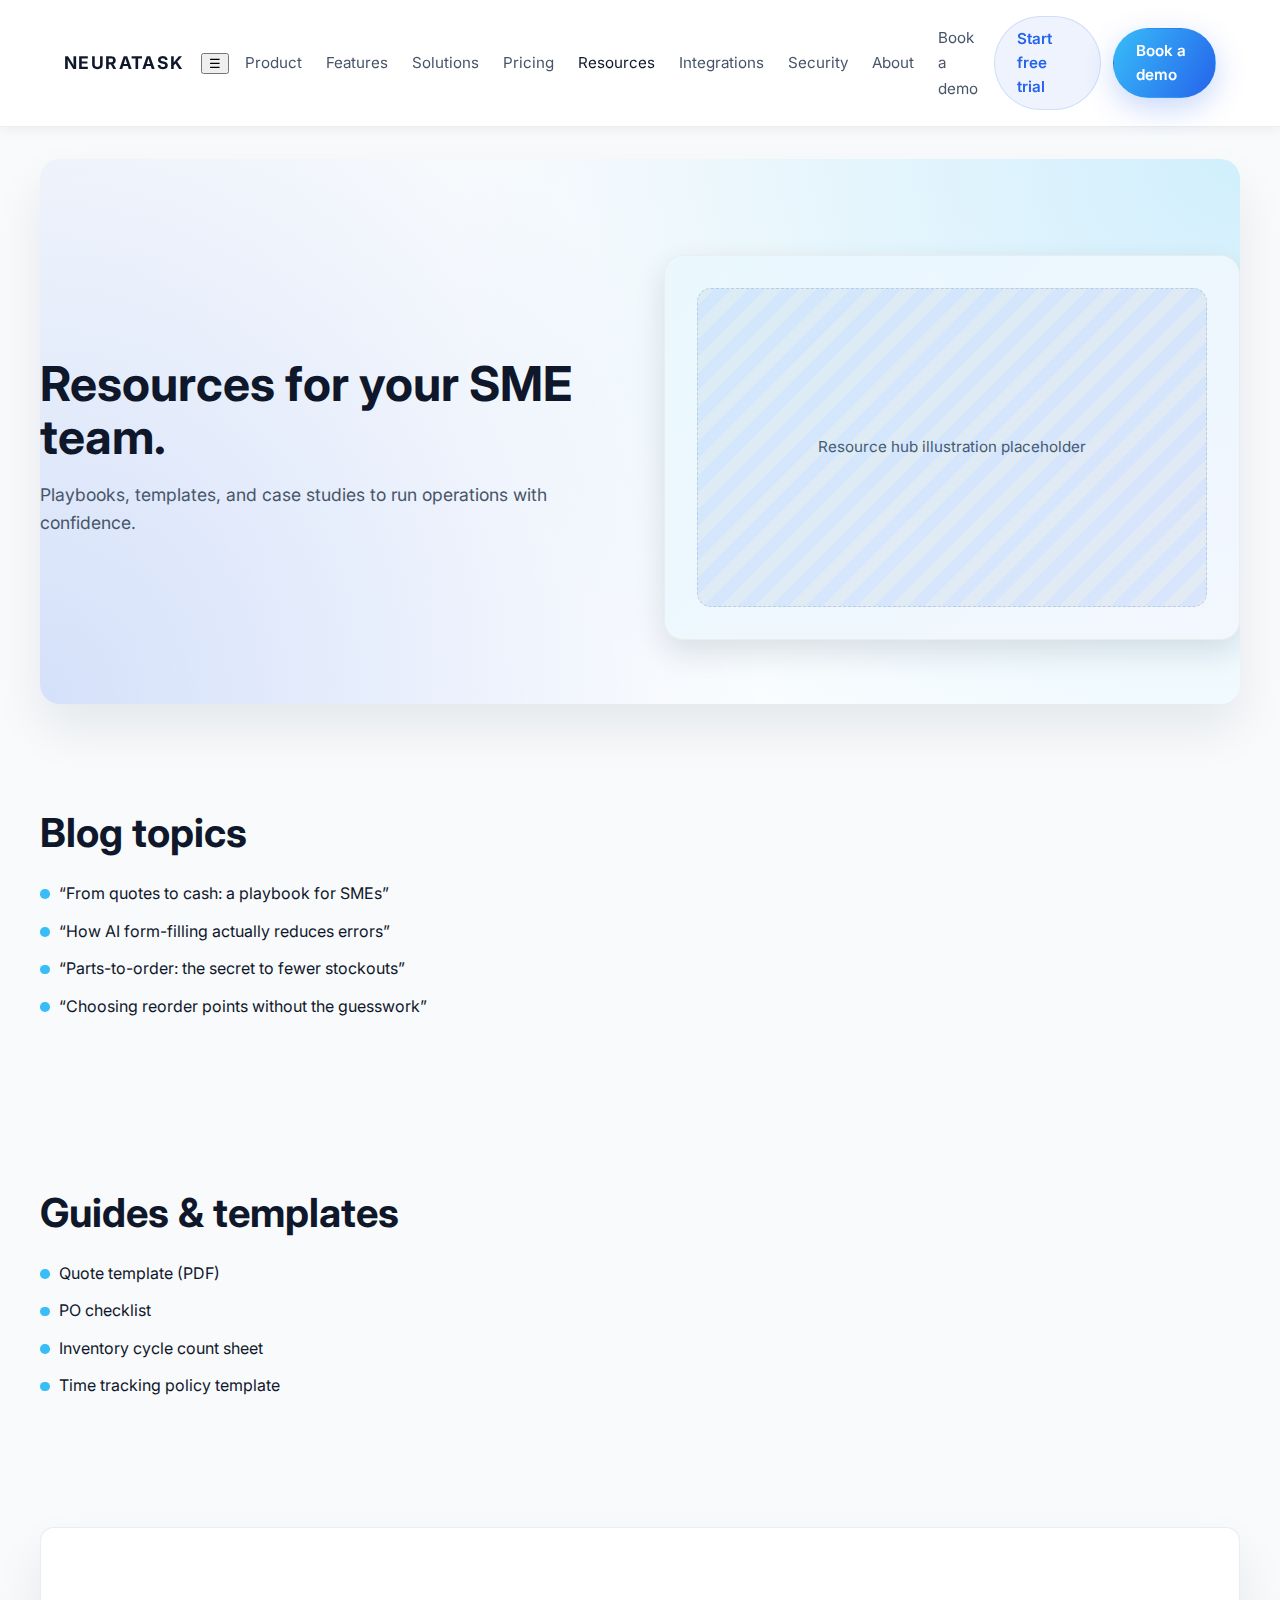
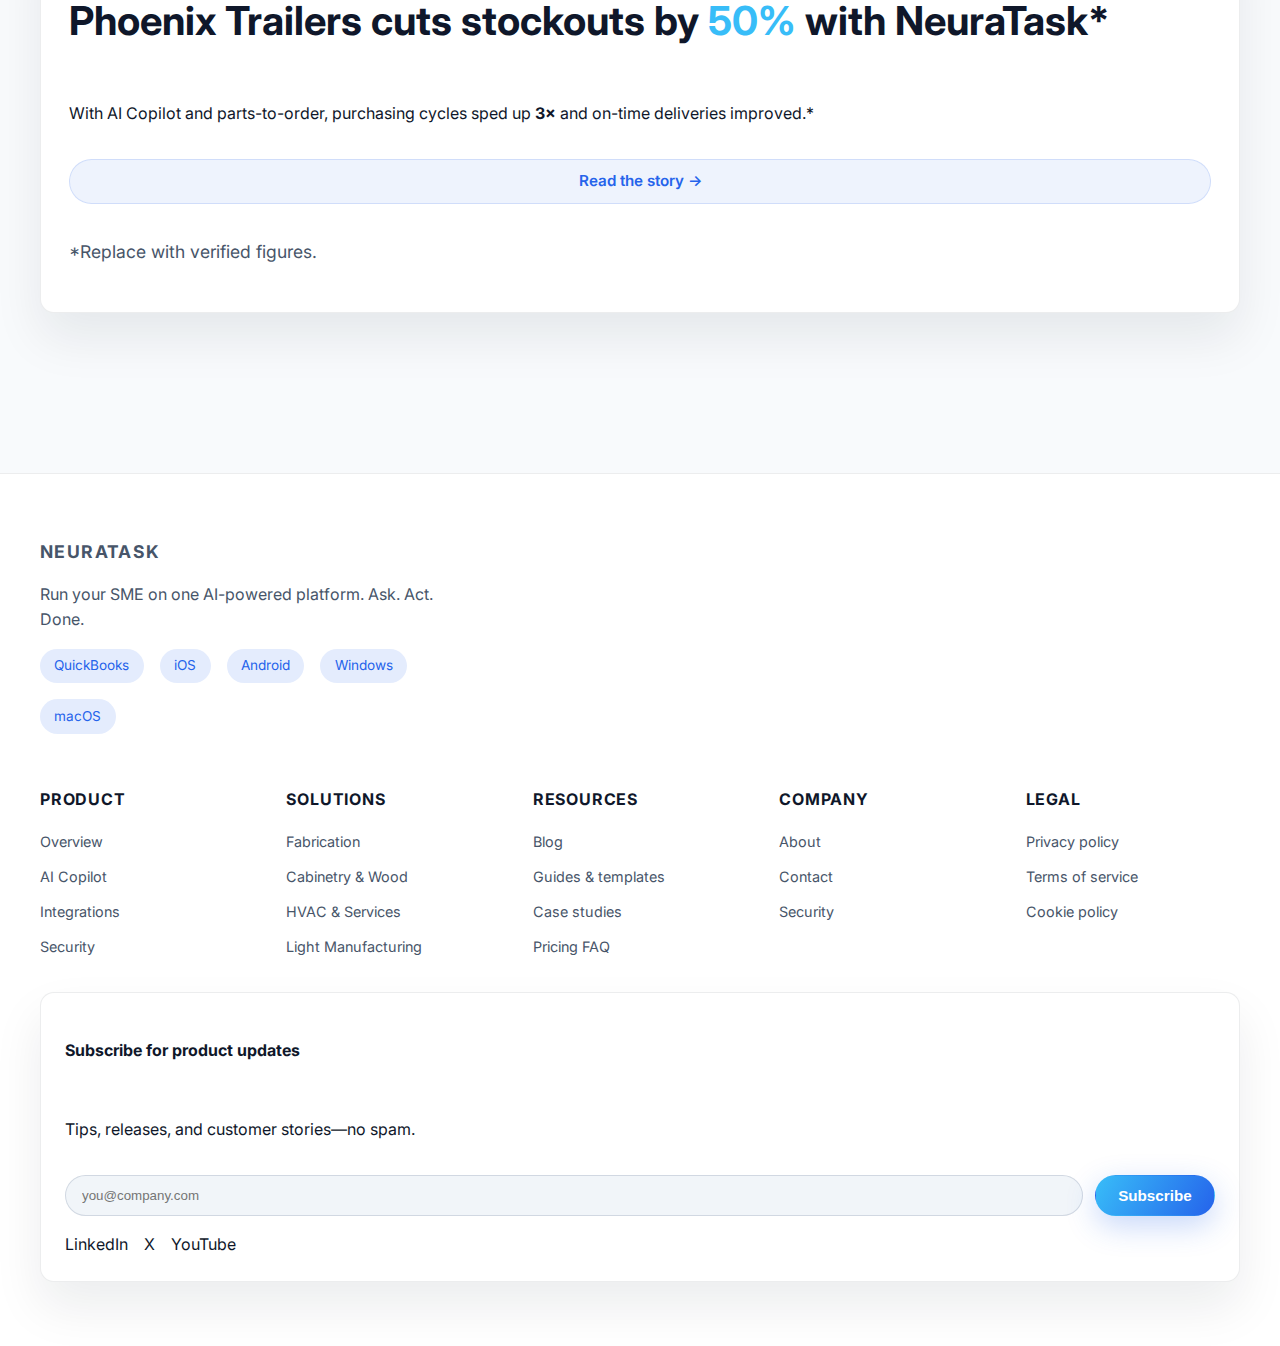
<file: resources.html>
<!DOCTYPE html>
<html lang="en">
  <head>
    <meta charset="UTF-8" />
    <meta name="viewport" content="width=device-width, initial-scale=1.0" />
    <title>NeuraTask Resources | Guides, blogs, and templates</title>
    <meta
      name="description"
      content="Browse NeuraTask resources including blog topics, guides, templates, and case study stories for SMEs."
    />
    <link rel="preconnect" href="https://fonts.googleapis.com" />
    <link rel="preconnect" href="https://fonts.gstatic.com" crossorigin />
    <link
      href="https://fonts.googleapis.com/css2?family=Inter:wght@400;500;600;700&display=swap"
      rel="stylesheet"
    />
    <link rel="stylesheet" href="assets/css/styles.css" />
  </head>
  <body>
    <header>
      <nav class="navbar" aria-label="Main navigation">
        <a class="nav-logo" href="./">NeuraTask</a>
        <button class="nav-toggle" type="button" aria-label="Toggle navigation" aria-expanded="false" data-nav-toggle>
          <span aria-hidden="true">☰</span>
        </button>
        <ul class="nav-links">
          <li><a href="product.html">Product</a></li>
          <li><a href="features.html">Features</a></li>
          <li><a href="solutions.html">Solutions</a></li>
          <li><a href="pricing.html">Pricing</a></li>
          <li><a href="resources.html">Resources</a></li>
          <li><a href="integrations.html">Integrations</a></li>
          <li><a href="security.html">Security</a></li>
          <li><a href="about.html">About</a></li>
          <li><a href="contact.html">Book a demo</a></li>
        </ul>
        <div class="nav-actions">
          <a class="button button-secondary" href="pricing.html">Start free trial</a>
          <a class="button button-primary" href="contact.html">Book a demo</a>
        </div>
      </nav>
    </header>
    <main>
      <section class="section hero">
        <div class="hero-grid">
          <div class="hero-content">
            <h1>Resources for your SME team.</h1>
            <p class="lead">Playbooks, templates, and case studies to run operations with confidence.</p>
          </div>
          <div class="hero-image">
            <div class="placeholder-img" role="img" aria-label="Resource hub layout.">
              Resource hub illustration placeholder
            </div>
          </div>
        </div>
      </section>

      <section class="section" id="blog">
        <h2>Blog topics</h2>
        <ul class="list">
          <li>“From quotes to cash: a playbook for SMEs”</li>
          <li>“How AI form-filling actually reduces errors”</li>
          <li>“Parts-to-order: the secret to fewer stockouts”</li>
          <li>“Choosing reorder points without the guesswork”</li>
        </ul>
      </section>

      <section class="section" id="guides">
        <h2>Guides &amp; templates</h2>
        <ul class="list">
          <li>Quote template (PDF)</li>
          <li>PO checklist</li>
          <li>Inventory cycle count sheet</li>
          <li>Time tracking policy template</li>
        </ul>
      </section>

      <section class="section" id="case-studies">
        <div class="card">
          <h2>Phoenix Trailers cuts stockouts by <span class="highlight">50%</span> with NeuraTask*</h2>
          <p>With AI Copilot and parts-to-order, purchasing cycles sped up <strong>3×</strong> and on-time deliveries improved.*</p>
          <a class="button button-secondary" href="#">Read the story →</a>
          <p class="lead">*Replace with verified figures.</p>
        </div>
      </section>
    </main>
    <footer>
      <div class="footer-inner">
        <div class="tagline">
          <div class="nav-logo">NeuraTask</div>
          <p>Run your SME on one AI-powered platform. Ask. Act. Done.</p>
          <div class="badge-grid">
            <span>QuickBooks</span>
            <span>iOS</span>
            <span>Android</span>
            <span>Windows</span>
            <span>macOS</span>
          </div>
        </div>
        <div class="footer-grid">
          <div class="footer-col">
            <h4>Product</h4>
            <ul>
              <li><a href="product.html">Overview</a></li>
              <li><a href="features.html">AI Copilot</a></li>
              <li><a href="integrations.html">Integrations</a></li>
              <li><a href="security.html">Security</a></li>
            </ul>
          </div>
          <div class="footer-col">
            <h4>Solutions</h4>
            <ul>
              <li><a href="solutions.html#fabrication">Fabrication</a></li>
              <li><a href="solutions.html#cabinetry">Cabinetry &amp; Wood</a></li>
              <li><a href="solutions.html#hvac">HVAC &amp; Services</a></li>
              <li><a href="solutions.html#manufacturing">Light Manufacturing</a></li>
            </ul>
          </div>
          <div class="footer-col">
            <h4>Resources</h4>
            <ul>
              <li><a href="resources.html#blog">Blog</a></li>
              <li><a href="resources.html#guides">Guides &amp; templates</a></li>
              <li><a href="resources.html#case-studies">Case studies</a></li>
              <li><a href="pricing.html#faq">Pricing FAQ</a></li>
            </ul>
          </div>
          <div class="footer-col">
            <h4>Company</h4>
            <ul>
              <li><a href="about.html">About</a></li>
              <li><a href="contact.html">Contact</a></li>
              <li><a href="security.html">Security</a></li>
            </ul>
          </div>
          <div class="footer-col">
            <h4>Legal</h4>
            <ul>
              <li><a href="#">Privacy policy</a></li>
              <li><a href="#">Terms of service</a></li>
              <li><a href="#">Cookie policy</a></li>
            </ul>
          </div>
        </div>
        <div class="newsletter">
          <h4>Subscribe for product updates</h4>
          <p>Tips, releases, and customer stories—no spam.</p>
          <form>
            <label class="sr-only" for="newsletter-email">Email</label>
            <input id="newsletter-email" type="email" name="email" placeholder="you@company.com" required />
            <button class="button button-primary" type="submit">Subscribe</button>
          </form>
          <div class="social-links" aria-label="Social media">
            <a href="#">LinkedIn</a>
            <a href="#">X</a>
            <a href="#">YouTube</a>
          </div>
        </div>
      </div>
    </footer>
    <script src="assets/js/main.js" defer></script>
  </body>
</html>
</file>
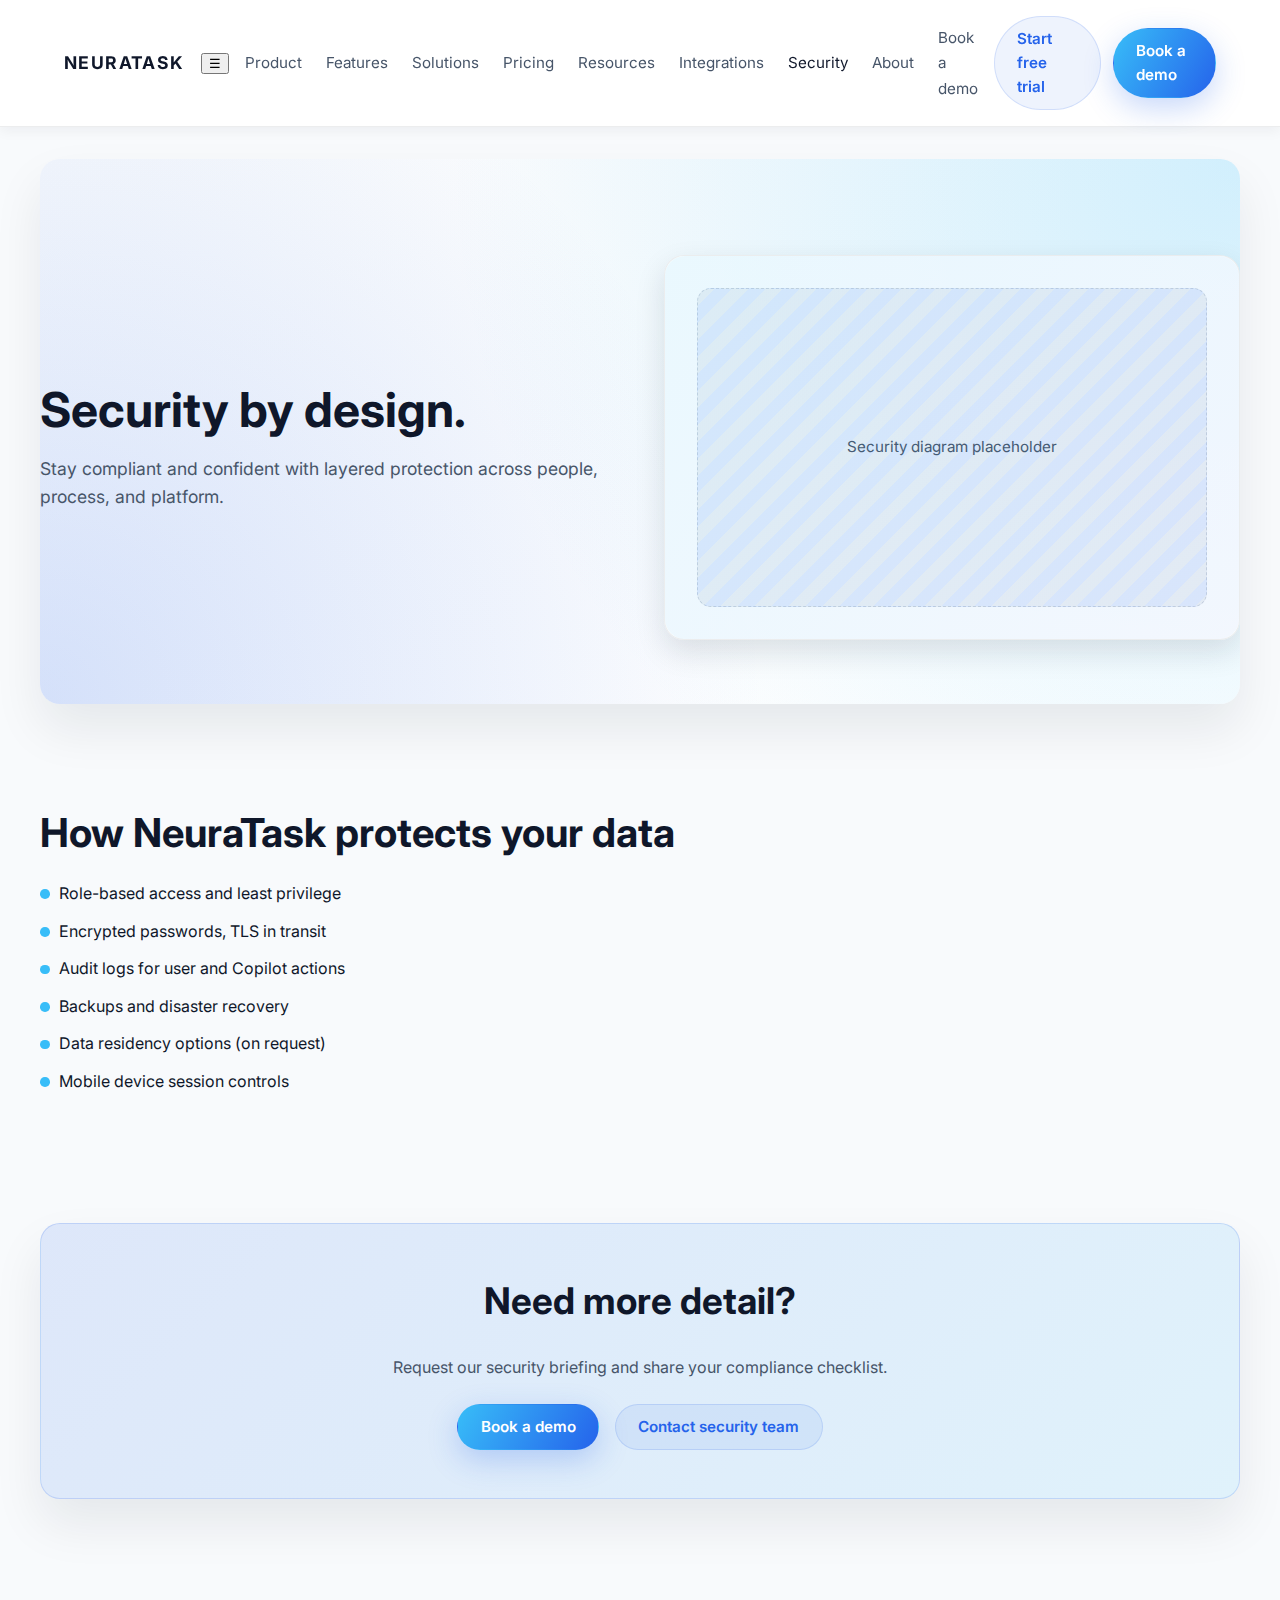
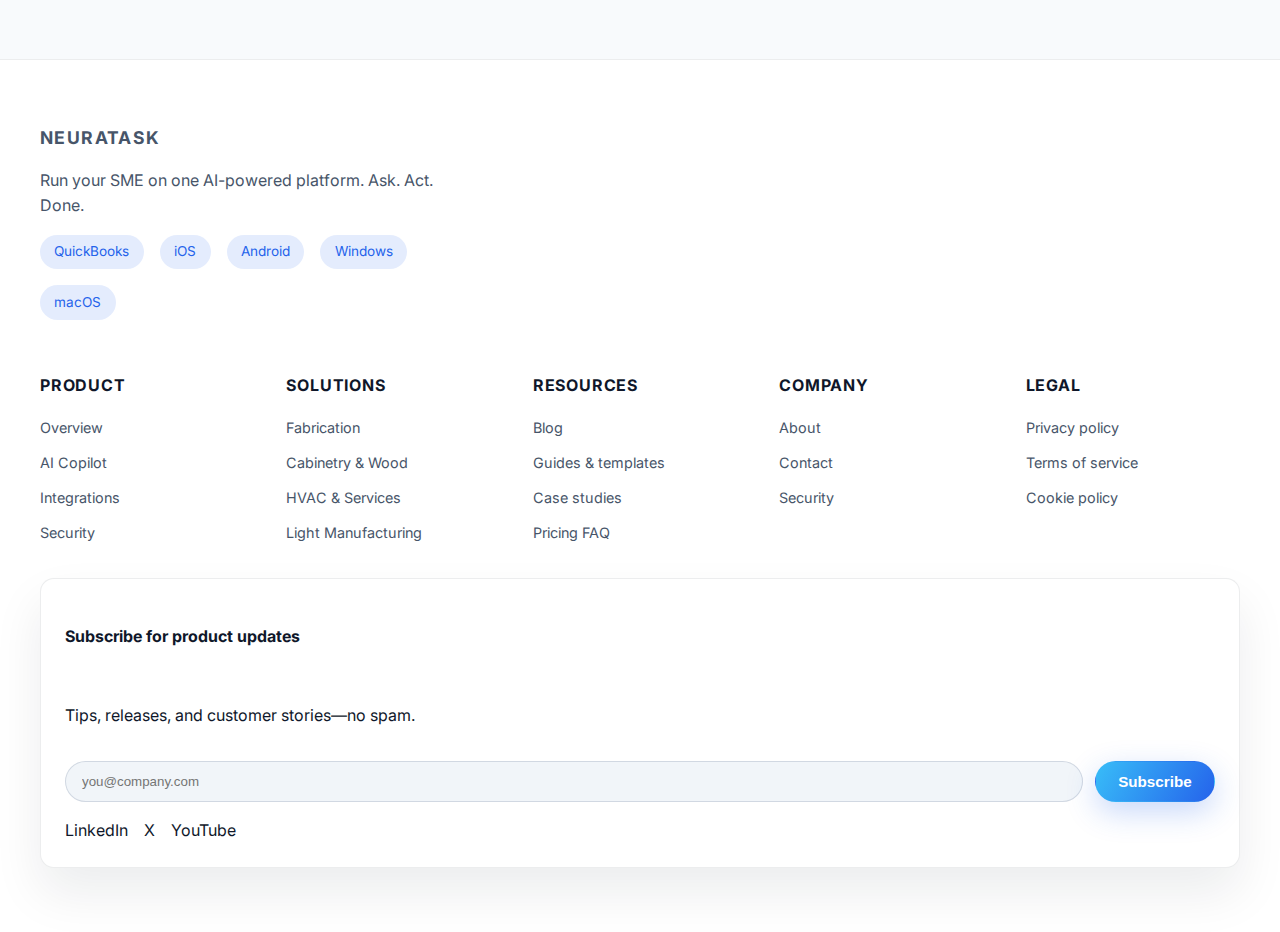
<file: security.html>
<!DOCTYPE html>
<html lang="en">
  <head>
    <meta charset="UTF-8" />
    <meta name="viewport" content="width=device-width, initial-scale=1.0" />
    <title>NeuraTask Security | Security by design</title>
    <meta
      name="description"
      content="Learn how NeuraTask protects your data with role-based access, encryption, audit logs, backups, and device controls."
    />
    <link rel="preconnect" href="https://fonts.googleapis.com" />
    <link rel="preconnect" href="https://fonts.gstatic.com" crossorigin />
    <link
      href="https://fonts.googleapis.com/css2?family=Inter:wght@400;500;600;700&display=swap"
      rel="stylesheet"
    />
    <link rel="stylesheet" href="assets/css/styles.css" />
  </head>
  <body>
    <header>
      <nav class="navbar" aria-label="Main navigation">
        <a class="nav-logo" href="./">NeuraTask</a>
        <button class="nav-toggle" type="button" aria-label="Toggle navigation" aria-expanded="false" data-nav-toggle>
          <span aria-hidden="true">☰</span>
        </button>
        <ul class="nav-links">
          <li><a href="product.html">Product</a></li>
          <li><a href="features.html">Features</a></li>
          <li><a href="solutions.html">Solutions</a></li>
          <li><a href="pricing.html">Pricing</a></li>
          <li><a href="resources.html">Resources</a></li>
          <li><a href="integrations.html">Integrations</a></li>
          <li><a href="security.html">Security</a></li>
          <li><a href="about.html">About</a></li>
          <li><a href="contact.html">Book a demo</a></li>
        </ul>
        <div class="nav-actions">
          <a class="button button-secondary" href="pricing.html">Start free trial</a>
          <a class="button button-primary" href="contact.html">Book a demo</a>
        </div>
      </nav>
    </header>
    <main>
      <section class="section hero">
        <div class="hero-grid">
          <div class="hero-content">
            <h1>Security by design.</h1>
            <p class="lead">Stay compliant and confident with layered protection across people, process, and platform.</p>
          </div>
          <div class="hero-image">
            <div class="placeholder-img" role="img" aria-label="Role-based access and audit trails.">
              Security diagram placeholder
            </div>
          </div>
        </div>
      </section>

      <section class="section" id="principles">
        <h2>How NeuraTask protects your data</h2>
        <ul class="list">
          <li>Role-based access and least privilege</li>
          <li>Encrypted passwords, TLS in transit</li>
          <li>Audit logs for user and Copilot actions</li>
          <li>Backups and disaster recovery</li>
          <li>Data residency options (on request)</li>
          <li>Mobile device session controls</li>
        </ul>
      </section>

      <section class="section" id="cta">
        <div class="final-cta">
          <h2>Need more detail?</h2>
          <p>Request our security briefing and share your compliance checklist.</p>
          <div class="button-group">
            <a class="button button-primary" href="contact.html">Book a demo</a>
            <a class="button button-secondary" href="contact.html">Contact security team</a>
          </div>
        </div>
      </section>
    </main>
    <footer>
      <div class="footer-inner">
        <div class="tagline">
          <div class="nav-logo">NeuraTask</div>
          <p>Run your SME on one AI-powered platform. Ask. Act. Done.</p>
          <div class="badge-grid">
            <span>QuickBooks</span>
            <span>iOS</span>
            <span>Android</span>
            <span>Windows</span>
            <span>macOS</span>
          </div>
        </div>
        <div class="footer-grid">
          <div class="footer-col">
            <h4>Product</h4>
            <ul>
              <li><a href="product.html">Overview</a></li>
              <li><a href="features.html">AI Copilot</a></li>
              <li><a href="integrations.html">Integrations</a></li>
              <li><a href="security.html">Security</a></li>
            </ul>
          </div>
          <div class="footer-col">
            <h4>Solutions</h4>
            <ul>
              <li><a href="solutions.html#fabrication">Fabrication</a></li>
              <li><a href="solutions.html#cabinetry">Cabinetry &amp; Wood</a></li>
              <li><a href="solutions.html#hvac">HVAC &amp; Services</a></li>
              <li><a href="solutions.html#manufacturing">Light Manufacturing</a></li>
            </ul>
          </div>
          <div class="footer-col">
            <h4>Resources</h4>
            <ul>
              <li><a href="resources.html#blog">Blog</a></li>
              <li><a href="resources.html#guides">Guides &amp; templates</a></li>
              <li><a href="resources.html#case-studies">Case studies</a></li>
              <li><a href="pricing.html#faq">Pricing FAQ</a></li>
            </ul>
          </div>
          <div class="footer-col">
            <h4>Company</h4>
            <ul>
              <li><a href="about.html">About</a></li>
              <li><a href="contact.html">Contact</a></li>
              <li><a href="security.html">Security</a></li>
            </ul>
          </div>
          <div class="footer-col">
            <h4>Legal</h4>
            <ul>
              <li><a href="#">Privacy policy</a></li>
              <li><a href="#">Terms of service</a></li>
              <li><a href="#">Cookie policy</a></li>
            </ul>
          </div>
        </div>
        <div class="newsletter">
          <h4>Subscribe for product updates</h4>
          <p>Tips, releases, and customer stories—no spam.</p>
          <form>
            <label class="sr-only" for="newsletter-email">Email</label>
            <input id="newsletter-email" type="email" name="email" placeholder="you@company.com" required />
            <button class="button button-primary" type="submit">Subscribe</button>
          </form>
          <div class="social-links" aria-label="Social media">
            <a href="#">LinkedIn</a>
            <a href="#">X</a>
            <a href="#">YouTube</a>
          </div>
        </div>
      </div>
    </footer>
    <script src="assets/js/main.js" defer></script>
  </body>
</html>
</file>
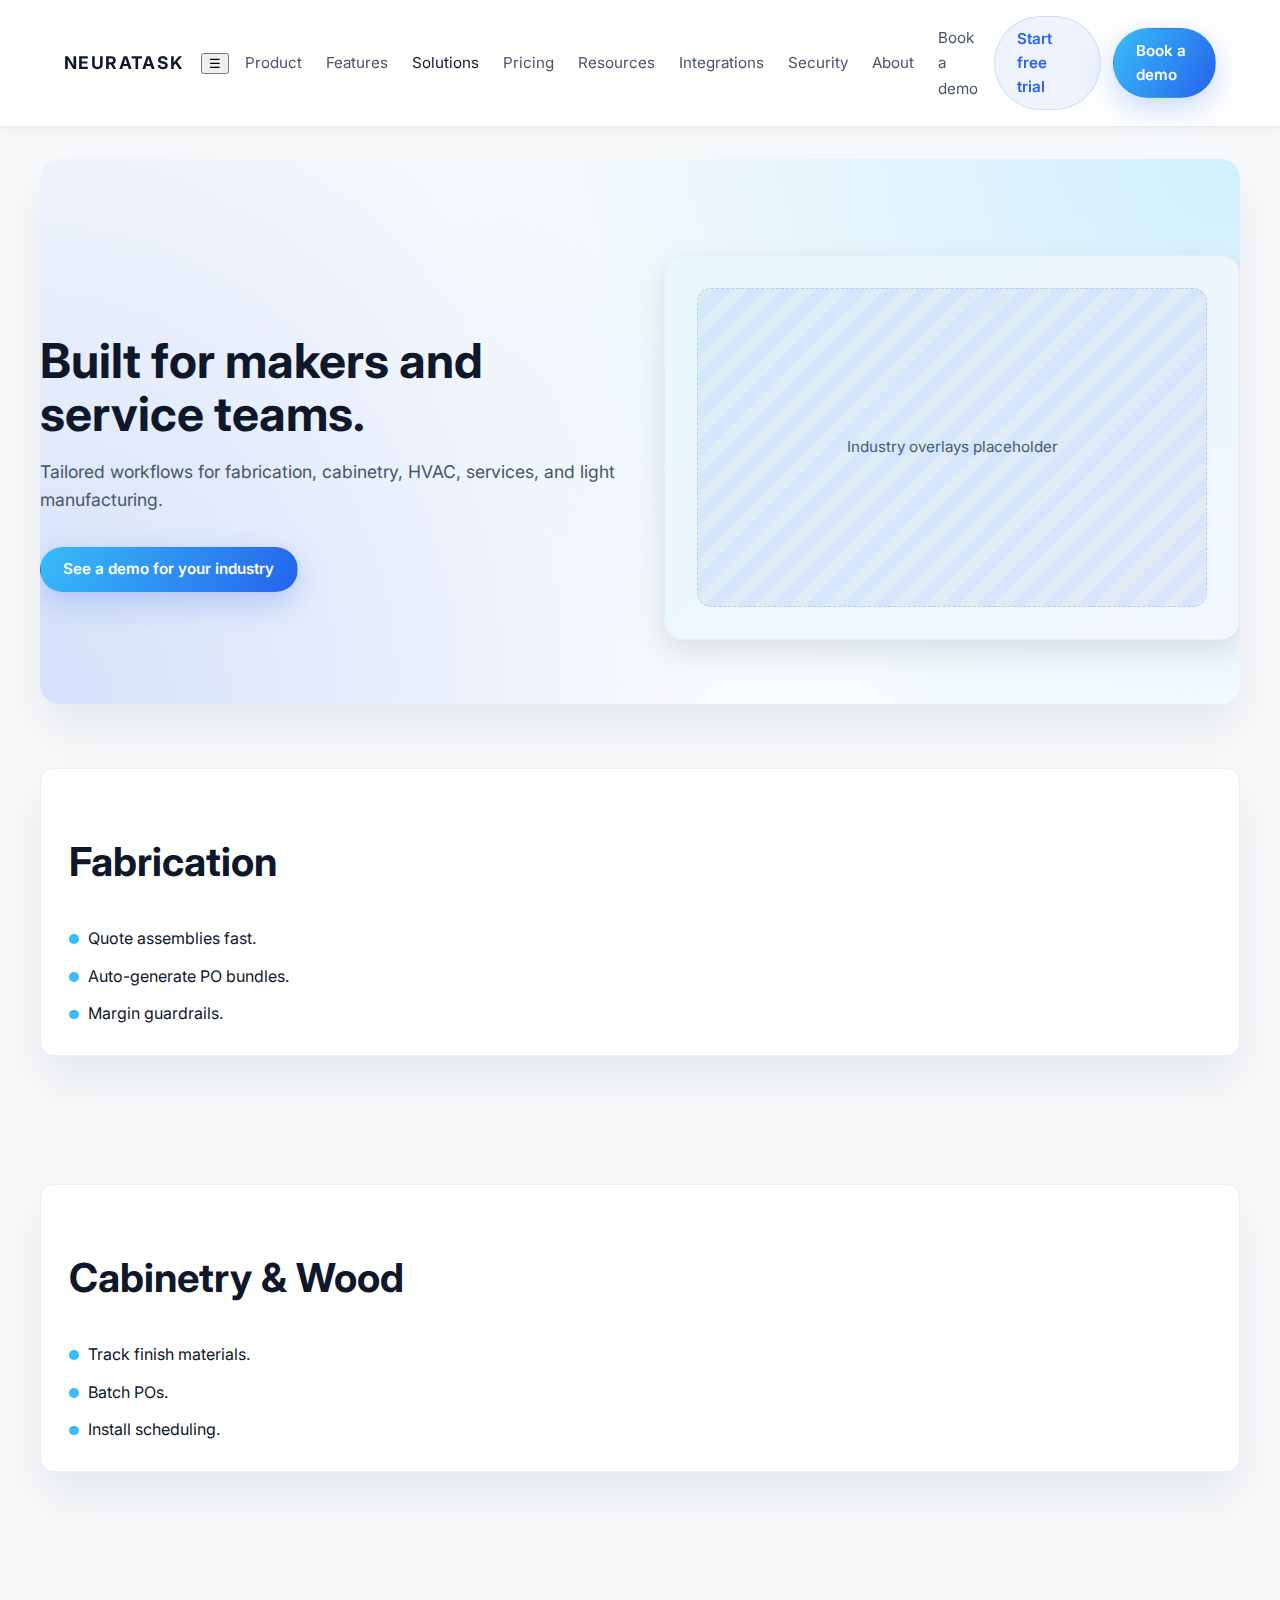
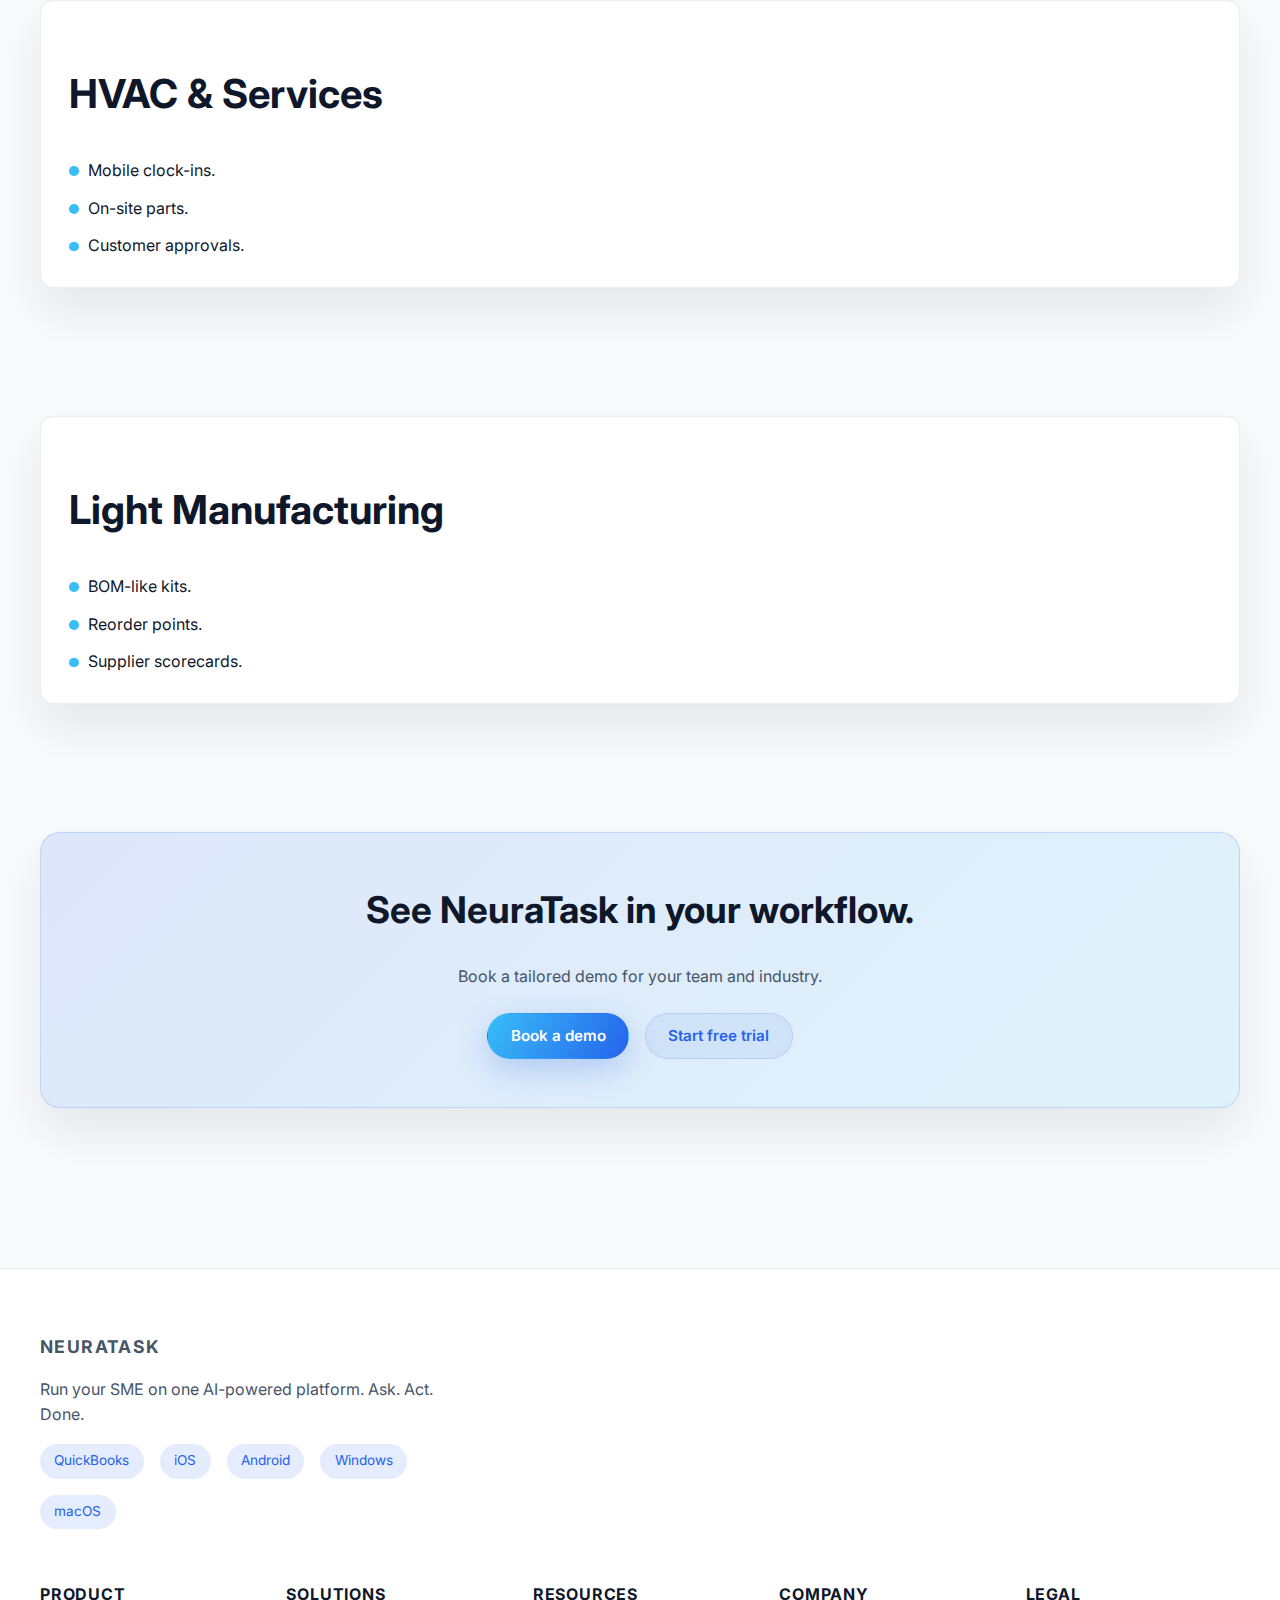
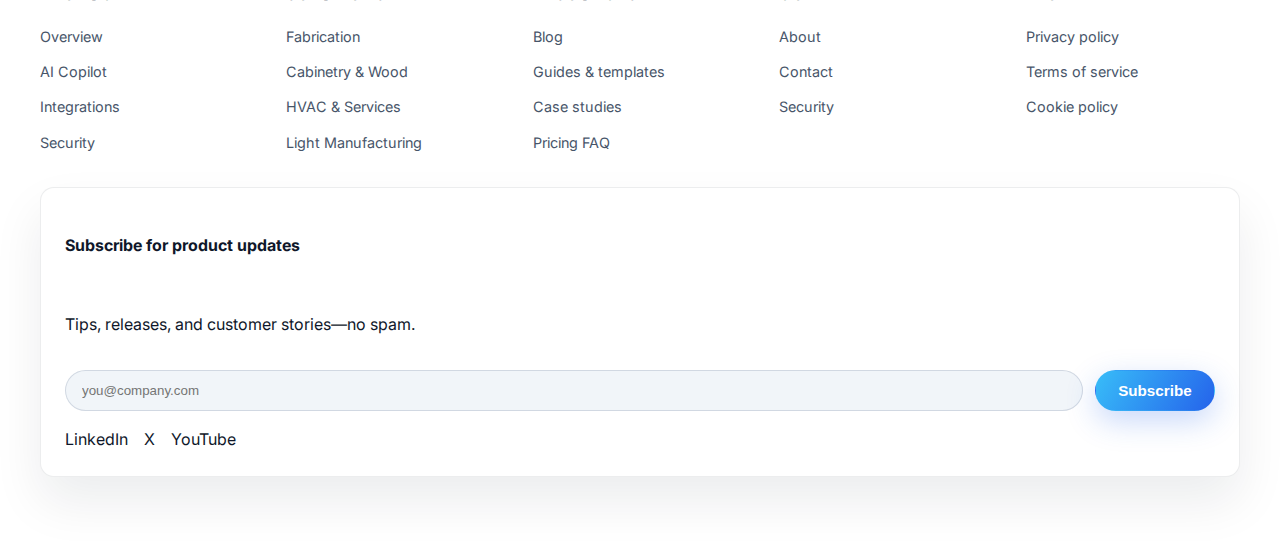
<file: solutions.html>
<!DOCTYPE html>
<html lang="en">
  <head>
    <meta charset="UTF-8" />
    <meta name="viewport" content="width=device-width, initial-scale=1.0" />
    <title>NeuraTask Solutions | Built for makers and service teams</title>
    <meta
      name="description"
      content="See how NeuraTask empowers fabrication, cabinetry, HVAC, services, and light manufacturing teams with AI-powered ERP workflows."
    />
    <link rel="preconnect" href="https://fonts.googleapis.com" />
    <link rel="preconnect" href="https://fonts.gstatic.com" crossorigin />
    <link
      href="https://fonts.googleapis.com/css2?family=Inter:wght@400;500;600;700&display=swap"
      rel="stylesheet"
    />
    <link rel="stylesheet" href="assets/css/styles.css" />
  </head>
  <body>
    <header>
      <nav class="navbar" aria-label="Main navigation">
        <a class="nav-logo" href="./">NeuraTask</a>
        <button class="nav-toggle" type="button" aria-label="Toggle navigation" aria-expanded="false" data-nav-toggle>
          <span aria-hidden="true">☰</span>
        </button>
        <ul class="nav-links">
          <li><a href="product.html">Product</a></li>
          <li><a href="features.html">Features</a></li>
          <li><a href="solutions.html">Solutions</a></li>
          <li><a href="pricing.html">Pricing</a></li>
          <li><a href="resources.html">Resources</a></li>
          <li><a href="integrations.html">Integrations</a></li>
          <li><a href="security.html">Security</a></li>
          <li><a href="about.html">About</a></li>
          <li><a href="contact.html">Book a demo</a></li>
        </ul>
        <div class="nav-actions">
          <a class="button button-secondary" href="pricing.html">Start free trial</a>
          <a class="button button-primary" href="contact.html">Book a demo</a>
        </div>
      </nav>
    </header>
    <main>
      <section class="section hero">
        <div class="hero-grid">
          <div class="hero-content">
            <h1>Built for makers and service teams.</h1>
            <p class="lead">Tailored workflows for fabrication, cabinetry, HVAC, services, and light manufacturing.</p>
            <a class="button button-primary" href="contact.html">See a demo for your industry</a>
          </div>
          <div class="hero-image">
            <div class="placeholder-img" role="img" aria-label="Industry workflows with NeuraTask overlays.">
              Industry overlays placeholder
            </div>
          </div>
        </div>
      </section>

      <section class="section" id="fabrication">
        <div class="card">
          <h2>Fabrication</h2>
          <ul class="list">
            <li>Quote assemblies fast.</li>
            <li>Auto-generate PO bundles.</li>
            <li>Margin guardrails.</li>
          </ul>
        </div>
      </section>

      <section class="section" id="cabinetry">
        <div class="card">
          <h2>Cabinetry &amp; Wood</h2>
          <ul class="list">
            <li>Track finish materials.</li>
            <li>Batch POs.</li>
            <li>Install scheduling.</li>
          </ul>
        </div>
      </section>

      <section class="section" id="hvac">
        <div class="card">
          <h2>HVAC &amp; Services</h2>
          <ul class="list">
            <li>Mobile clock-ins.</li>
            <li>On-site parts.</li>
            <li>Customer approvals.</li>
          </ul>
        </div>
      </section>

      <section class="section" id="manufacturing">
        <div class="card">
          <h2>Light Manufacturing</h2>
          <ul class="list">
            <li>BOM-like kits.</li>
            <li>Reorder points.</li>
            <li>Supplier scorecards.</li>
          </ul>
        </div>
      </section>

      <section class="section" id="cta">
        <div class="final-cta">
          <h2>See NeuraTask in your workflow.</h2>
          <p>Book a tailored demo for your team and industry.</p>
          <div class="button-group">
            <a class="button button-primary" href="contact.html">Book a demo</a>
            <a class="button button-secondary" href="pricing.html">Start free trial</a>
          </div>
        </div>
      </section>
    </main>
    <footer>
      <div class="footer-inner">
        <div class="tagline">
          <div class="nav-logo">NeuraTask</div>
          <p>Run your SME on one AI-powered platform. Ask. Act. Done.</p>
          <div class="badge-grid">
            <span>QuickBooks</span>
            <span>iOS</span>
            <span>Android</span>
            <span>Windows</span>
            <span>macOS</span>
          </div>
        </div>
        <div class="footer-grid">
          <div class="footer-col">
            <h4>Product</h4>
            <ul>
              <li><a href="product.html">Overview</a></li>
              <li><a href="features.html">AI Copilot</a></li>
              <li><a href="integrations.html">Integrations</a></li>
              <li><a href="security.html">Security</a></li>
            </ul>
          </div>
          <div class="footer-col">
            <h4>Solutions</h4>
            <ul>
              <li><a href="solutions.html#fabrication">Fabrication</a></li>
              <li><a href="solutions.html#cabinetry">Cabinetry &amp; Wood</a></li>
              <li><a href="solutions.html#hvac">HVAC &amp; Services</a></li>
              <li><a href="solutions.html#manufacturing">Light Manufacturing</a></li>
            </ul>
          </div>
          <div class="footer-col">
            <h4>Resources</h4>
            <ul>
              <li><a href="resources.html#blog">Blog</a></li>
              <li><a href="resources.html#guides">Guides &amp; templates</a></li>
              <li><a href="resources.html#case-studies">Case studies</a></li>
              <li><a href="pricing.html#faq">Pricing FAQ</a></li>
            </ul>
          </div>
          <div class="footer-col">
            <h4>Company</h4>
            <ul>
              <li><a href="about.html">About</a></li>
              <li><a href="contact.html">Contact</a></li>
              <li><a href="security.html">Security</a></li>
            </ul>
          </div>
          <div class="footer-col">
            <h4>Legal</h4>
            <ul>
              <li><a href="#">Privacy policy</a></li>
              <li><a href="#">Terms of service</a></li>
              <li><a href="#">Cookie policy</a></li>
            </ul>
          </div>
        </div>
        <div class="newsletter">
          <h4>Subscribe for product updates</h4>
          <p>Tips, releases, and customer stories—no spam.</p>
          <form>
            <label class="sr-only" for="newsletter-email">Email</label>
            <input id="newsletter-email" type="email" name="email" placeholder="you@company.com" required />
            <button class="button button-primary" type="submit">Subscribe</button>
          </form>
          <div class="social-links" aria-label="Social media">
            <a href="#">LinkedIn</a>
            <a href="#">X</a>
            <a href="#">YouTube</a>
          </div>
        </div>
      </div>
    </footer>
    <script src="assets/js/main.js" defer></script>
  </body>
</html>
</file>
<file: assets/css/styles.css>
:root {
  --color-background: #f8fafc;
  --color-surface: #ffffff;
  --color-muted: #e2e8f0;
  --color-text: #0f172a;
  --color-text-muted: #475569;
  --color-accent: #38bdf8;
  --color-accent-strong: #2563eb;
  --color-border: rgba(15, 23, 42, 0.08);
  --font-body: 'Inter', 'Segoe UI', system-ui, -apple-system, sans-serif;
  --max-width: 1200px;
  --radius-lg: 20px;
  --radius-md: 14px;
  --radius-sm: 10px;
  --shadow-soft: 0 25px 50px rgba(15, 23, 42, 0.08);
  --shadow-medium: 0 12px 30px rgba(15, 23, 42, 0.12);
  --gradient-hero: radial-gradient(circle at top right, rgba(56, 189, 248, 0.22), transparent 60%),
    radial-gradient(circle at bottom left, rgba(37, 99, 235, 0.18), transparent 55%),
    linear-gradient(145deg, #f8fafc, #ffffff);
}

* {
  box-sizing: border-box;
}

html,
body {
  margin: 0;
  padding: 0;
  background: var(--color-background);
  color: var(--color-text);
  font-family: var(--font-body);
  line-height: 1.6;
}

a {
  color: inherit;
  text-decoration: none;
}

a:hover,
a:focus {
  color: var(--color-accent);
}

img {
  max-width: 100%;
  display: block;
}

header {
  background: rgba(255, 255, 255, 0.9);
  backdrop-filter: blur(12px);
  position: sticky;
  top: 0;
  z-index: 1000;
  border-bottom: 1px solid var(--color-border);
  box-shadow: 0 4px 12px rgba(15, 23, 42, 0.05);
}

.navbar {
  max-width: var(--max-width);
  margin: 0 auto;
  padding: 1rem 1.5rem;
  display: flex;
  align-items: center;
  justify-content: space-between;
  gap: 1rem;
}

.nav-logo {
  font-weight: 700;
  font-size: 1.1rem;
  letter-spacing: 0.08em;
  text-transform: uppercase;
}

.nav-links {
  display: flex;
  align-items: center;
  gap: 1.5rem;
  list-style: none;
  margin: 0;
  padding: 0;
}

.nav-links a {
  font-size: 0.95rem;
  color: var(--color-text-muted);
  transition: color 0.2s ease, opacity 0.2s ease;
}

.nav-links a.active {
  color: var(--color-text);
}

.nav-actions {
  display: flex;
  align-items: center;
  gap: 0.75rem;
}

.button {
  display: inline-flex;
  align-items: center;
  justify-content: center;
  border-radius: 999px;
  padding: 0.6rem 1.4rem;
  font-weight: 600;
  font-size: 0.95rem;
  cursor: pointer;
  border: 1px solid transparent;
  transition: transform 0.2s ease, box-shadow 0.2s ease, background 0.2s ease;
}

.button-primary {
  background: linear-gradient(120deg, var(--color-accent), var(--color-accent-strong));
  color: #ffffff;
  box-shadow: 0 10px 30px rgba(37, 99, 235, 0.25);
}

.button-secondary {
  background: rgba(37, 99, 235, 0.08);
  color: var(--color-accent-strong);
  border: 1px solid rgba(37, 99, 235, 0.15);
}

.button:hover {
  transform: translateY(-1px);
  box-shadow: 0 18px 35px rgba(37, 99, 235, 0.22);
}

main {
  padding: 0 1.5rem 6rem;
}

.section {
  max-width: var(--max-width);
  margin: 0 auto;
  padding: 4rem 0;
}

.section h2 {
  font-size: 2.5rem;
  margin-bottom: 1rem;
}

.section p.lead {
  font-size: 1.1rem;
  color: var(--color-text-muted);
  max-width: 700px;
}

.hero {
  padding-top: 6rem;
  background: var(--gradient-hero);
  border-radius: var(--radius-lg);
  margin-top: 2rem;
  box-shadow: var(--shadow-soft);
  overflow: hidden;
}

.hero-grid {
  display: grid;
  grid-template-columns: repeat(auto-fit, minmax(280px, 1fr));
  gap: 3rem;
  align-items: center;
}

.hero-content h1 {
  font-size: 3rem;
  line-height: 1.1;
  margin-bottom: 1rem;
}

.hero-content p {
  font-size: 1.15rem;
  color: var(--color-text-muted);
  margin-bottom: 2rem;
}

.hero-proof {
  font-size: 0.9rem;
  color: var(--color-text-muted);
  margin-top: 1.5rem;
  padding: 0.75rem 1rem;
  border-radius: var(--radius-md);
  background: rgba(37, 99, 235, 0.08);
  border: 1px solid rgba(37, 99, 235, 0.18);
}

.hero-image {
  position: relative;
  padding: 2rem;
  background: rgba(255, 255, 255, 0.9);
  border-radius: var(--radius-lg);
  border: 1px solid var(--color-border);
  box-shadow: var(--shadow-medium);
}

.mockup-window {
  border-radius: 14px;
  background: var(--color-surface);
  border: 1px solid var(--color-border);
  padding: 1.5rem;
  display: grid;
  gap: 1.5rem;
  box-shadow: var(--shadow-soft);
}

.mockup-window .kpi-grid {
  display: grid;
  grid-template-columns: repeat(auto-fit, minmax(120px, 1fr));
  gap: 1rem;
}

.kpi-card {
  padding: 1rem;
  border-radius: var(--radius-md);
  background: #f1f5f9;
  border: 1px solid rgba(148, 163, 184, 0.35);
}

.chat-bubble {
  padding: 1rem;
  border-radius: var(--radius-md);
  background: linear-gradient(135deg, rgba(37, 99, 235, 0.18), rgba(56, 189, 248, 0.15));
  border: 1px solid rgba(56, 189, 248, 0.3);
  box-shadow: 0 0 30px rgba(56, 189, 248, 0.25);
}

.trust-bar {
  display: grid;
  grid-template-columns: repeat(auto-fit, minmax(180px, 1fr));
  gap: 1.5rem;
  align-items: center;
  background: rgba(255, 255, 255, 0.9);
  border-radius: var(--radius-lg);
  border: 1px solid var(--color-border);
  padding: 1.75rem;
  margin-top: 3rem;
  box-shadow: var(--shadow-soft);
}

.logo-pill {
  padding: 0.8rem 1.2rem;
  border-radius: 999px;
  background: rgba(15, 23, 42, 0.04);
  text-align: center;
  font-weight: 600;
  letter-spacing: 0.03em;
  color: var(--color-text-muted);
}

.grid-2 {
  display: grid;
  grid-template-columns: repeat(auto-fit, minmax(280px, 1fr));
  gap: 2.5rem;
}

.badge {
  display: inline-flex;
  align-items: center;
  padding: 0.35rem 0.8rem;
  border-radius: 999px;
  background: rgba(37, 99, 235, 0.12);
  color: var(--color-accent-strong);
  font-size: 0.85rem;
  letter-spacing: 0.05em;
  text-transform: uppercase;
}

.card {
  background: var(--color-surface);
  border: 1px solid var(--color-border);
  border-radius: var(--radius-md);
  padding: 1.75rem;
  display: grid;
  gap: 1rem;
  box-shadow: var(--shadow-soft);
}

.tile-grid {
  display: grid;
  grid-template-columns: repeat(auto-fit, minmax(220px, 1fr));
  gap: 1.5rem;
}

.tile {
  background: var(--color-surface);
  border: 1px solid rgba(148, 163, 184, 0.3);
  border-radius: var(--radius-md);
  padding: 1.5rem;
  display: grid;
  gap: 0.75rem;
  box-shadow: var(--shadow-soft);
}

.metrics-grid {
  display: grid;
  grid-template-columns: repeat(auto-fit, minmax(180px, 1fr));
  gap: 1.5rem;
}

.metric-card {
  border-radius: var(--radius-md);
  padding: 1.2rem;
  border: 1px solid var(--color-border);
  background: #ffffff;
  box-shadow: var(--shadow-soft);
}

.metric-card h3 {
  font-size: 2rem;
  margin: 0;
  color: var(--color-accent-strong);
}

.stepper {
  display: grid;
  gap: 1.5rem;
  counter-reset: step;
}

.step {
  position: relative;
  padding-left: 3rem;
  border-left: 1px solid var(--color-border);
}

.step::before {
  counter-increment: step;
  content: counter(step);
  position: absolute;
  left: -1.5rem;
  top: 0;
  width: 2rem;
  height: 2rem;
  border-radius: 999px;
  display: grid;
  place-items: center;
  background: var(--color-accent-strong);
  color: #ffffff;
  font-weight: 600;
  box-shadow: 0 12px 25px rgba(37, 99, 235, 0.25);
}

.quote {
  font-size: 1.05rem;
  color: var(--color-text-muted);
  border-left: 3px solid var(--color-accent);
  padding-left: 1.2rem;
}

.quote cite {
  display: block;
  margin-top: 0.5rem;
  font-size: 0.85rem;
  color: var(--color-text-muted);
}

.final-cta {
  text-align: center;
  background: linear-gradient(135deg, rgba(37, 99, 235, 0.12), rgba(56, 189, 248, 0.12));
  border: 1px solid rgba(37, 99, 235, 0.18);
  border-radius: var(--radius-lg);
  padding: 3rem;
  display: grid;
  gap: 1.5rem;
  box-shadow: var(--shadow-soft);
}

.final-cta h2 {
  font-size: 2.3rem;
  margin: 0;
}

.final-cta p {
  color: var(--color-text-muted);
  margin: 0;
}

.final-cta .button-group {
  display: flex;
  justify-content: center;
  gap: 1rem;
  flex-wrap: wrap;
}

footer {
  border-top: 1px solid var(--color-border);
  background: #ffffff;
  padding: 4rem 1.5rem;
}

.footer-inner {
  max-width: var(--max-width);
  margin: 0 auto;
  display: grid;
  gap: 2rem;
}

.footer-grid {
  display: grid;
  grid-template-columns: repeat(auto-fit, minmax(160px, 1fr));
  gap: 2rem;
}

.footer-col h4 {
  font-size: 1rem;
  margin-bottom: 1rem;
  text-transform: uppercase;
  letter-spacing: 0.05em;
}

.footer-col ul {
  list-style: none;
  padding: 0;
  margin: 0;
  display: grid;
  gap: 0.6rem;
}

.footer-col a {
  color: var(--color-text-muted);
  font-size: 0.9rem;
}

.social-links {
  display: flex;
  gap: 1rem;
}

.newsletter {
  background: var(--color-surface);
  padding: 1.5rem;
  border-radius: var(--radius-md);
  border: 1px solid var(--color-border);
  display: grid;
  gap: 1rem;
  box-shadow: var(--shadow-soft);
}

.newsletter form {
  display: flex;
  gap: 0.75rem;
  flex-wrap: wrap;
}

.sr-only {
  position: absolute;
  width: 1px;
  height: 1px;
  padding: 0;
  margin: -1px;
  overflow: hidden;
  clip: rect(0, 0, 0, 0);
  white-space: nowrap;
  border: 0;
}

.newsletter input[type="email"] {
  flex: 1;
  min-width: 220px;
  padding: 0.75rem 1rem;
  border-radius: 999px;
  border: 1px solid rgba(148, 163, 184, 0.35);
  background: #f1f5f9;
  color: var(--color-text);
}

.tagline {
  color: var(--color-text-muted);
  max-width: 420px;
}

.table {
  width: 100%;
  border-collapse: collapse;
  margin-top: 1.5rem;
}

.table th,
.table td {
  border: 1px solid var(--color-border);
  padding: 1rem;
  text-align: left;
  font-size: 0.95rem;
}

.faq {
  display: grid;
  gap: 1.5rem;
}

.faq-item h3 {
  margin: 0 0 0.5rem;
}

.integration-roadmap {
  display: flex;
  gap: 1rem;
  flex-wrap: wrap;
}

.integration-roadmap span {
  padding: 0.5rem 1rem;
  border-radius: 999px;
  background: rgba(37, 99, 235, 0.12);
  color: var(--color-accent-strong);
  font-size: 0.9rem;
}

.contact-layout {
  display: grid;
  gap: 2.5rem;
  grid-template-columns: repeat(auto-fit, minmax(280px, 1fr));
}

.contact-form {
  display: grid;
  gap: 1rem;
  background: var(--color-surface);
  border: 1px solid var(--color-border);
  border-radius: var(--radius-md);
  padding: 2rem;
  box-shadow: var(--shadow-soft);
}

.contact-form label {
  font-size: 0.9rem;
  color: var(--color-text-muted);
}

.contact-form input,
.contact-form textarea,
.contact-form select {
  padding: 0.75rem 1rem;
  border-radius: var(--radius-sm);
  border: 1px solid rgba(148, 163, 184, 0.35);
  background: #f8fafc;
  color: var(--color-text);
}

.contact-form textarea {
  min-height: 120px;
  resize: vertical;
}

.contact-sidebar {
  background: linear-gradient(135deg, rgba(37, 99, 235, 0.1), rgba(15, 23, 42, 0.05));
  border: 1px solid rgba(37, 99, 235, 0.18);
  border-radius: var(--radius-md);
  padding: 2rem;
  display: grid;
  gap: 1rem;
  box-shadow: var(--shadow-soft);
}

.badge-grid {
  display: flex;
  gap: 1rem;
  flex-wrap: wrap;
}

.badge-grid span {
  padding: 0.4rem 0.9rem;
  border-radius: 999px;
  background: rgba(37, 99, 235, 0.12);
  font-size: 0.85rem;
  color: var(--color-accent-strong);
}

blockquote {
  margin: 0;
}

.table caption {
  caption-side: top;
  margin-bottom: 0.75rem;
  font-weight: 600;
  color: var(--color-text-muted);
}

.hero-image::after {
  content: "";
  position: absolute;
  inset: 0;
  border-radius: inherit;
  pointer-events: none;
  background: linear-gradient(135deg, rgba(56, 189, 248, 0.1), rgba(37, 99, 235, 0.05));
}

.placeholder-img {
  width: 100%;
  aspect-ratio: 16/10;
  border-radius: var(--radius-md);
  background: repeating-linear-gradient(
      135deg,
      rgba(148, 163, 184, 0.15),
      rgba(148, 163, 184, 0.15) 12px,
      rgba(37, 99, 235, 0.12) 12px,
      rgba(37, 99, 235, 0.12) 24px
    );
  border: 1px dashed rgba(148, 163, 184, 0.4);
  display: grid;
  place-items: center;
  color: var(--color-text-muted);
  font-size: 0.95rem;
  padding: 1rem;
  text-align: center;
}

.highlight {
  color: var(--color-accent);
}

.layout-split {
  display: grid;
  grid-template-columns: repeat(auto-fit, minmax(260px, 1fr));
  gap: 2rem;
}

.list {
  list-style: none;
  margin: 0;
  padding: 0;
  display: grid;
  gap: 0.75rem;
}

.list li::before {
  content: "";
  display: inline-block;
  width: 0.6rem;
  height: 0.6rem;
  margin-right: 0.6rem;
  border-radius: 50%;
  background: var(--color-accent);
}

@media (max-width: 960px) {
  .nav-links {
    display: none;
  }

  .nav-links.open {
    display: grid;
    position: absolute;
    top: 100%;
    right: 1.5rem;
    background: #ffffff;
    border: 1px solid var(--color-border);
    padding: 1.5rem;
    border-radius: var(--radius-md);
    gap: 1rem;
    box-shadow: var(--shadow-medium);
  }

  .nav-toggle {
    display: inline-flex;
    width: 44px;
    height: 44px;
    border-radius: 999px;
    border: 1px solid var(--color-border);
    align-items: center;
    justify-content: center;
    background: #ffffff;
    color: var(--color-text);
    cursor: pointer;
  }

  .nav-actions {
    display: none;
  }

  main {
    padding: 0 1.25rem 4rem;
  }

  .hero-content h1 {
    font-size: 2.3rem;
  }
}

@media (max-width: 640px) {
  .hero-content p {
    font-size: 1.05rem;
  }

  .section {
    padding: 3rem 0;
  }

  .hero {
    padding-top: 4rem;
  }
}
</file>
